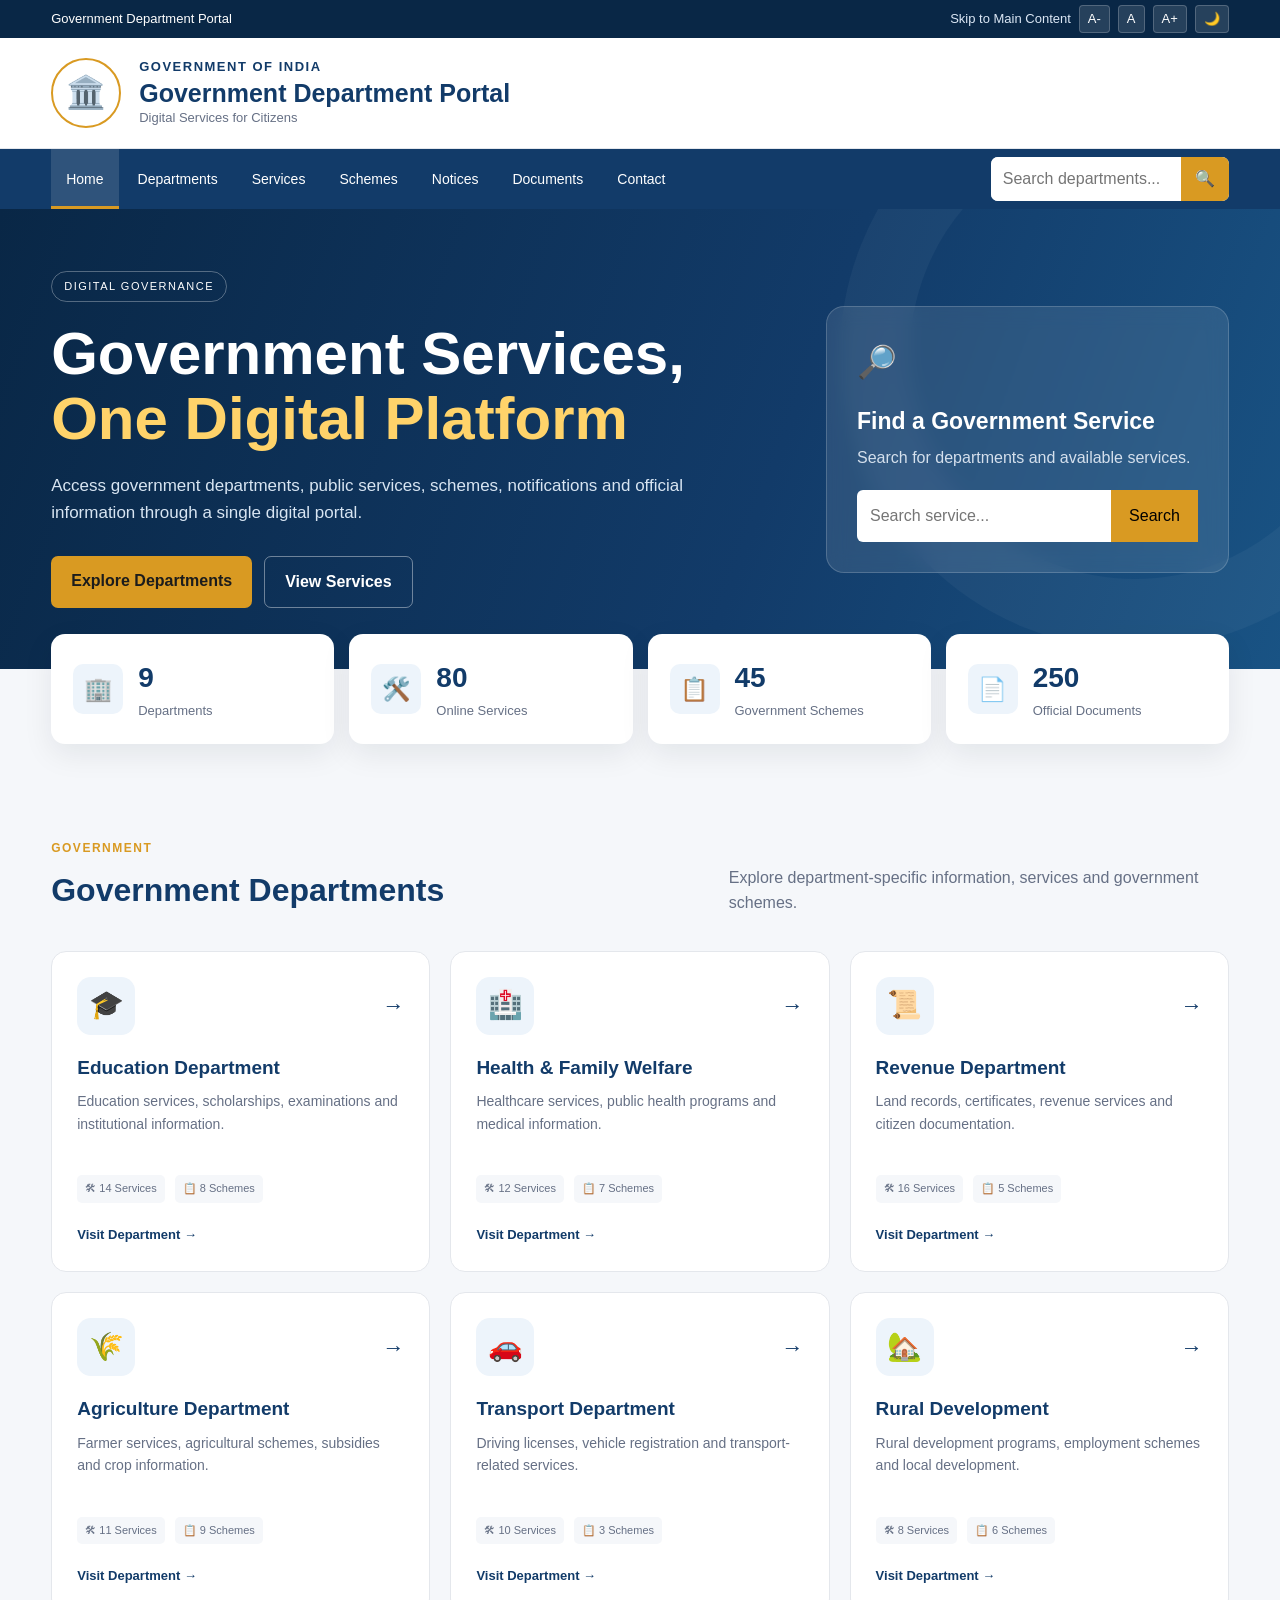
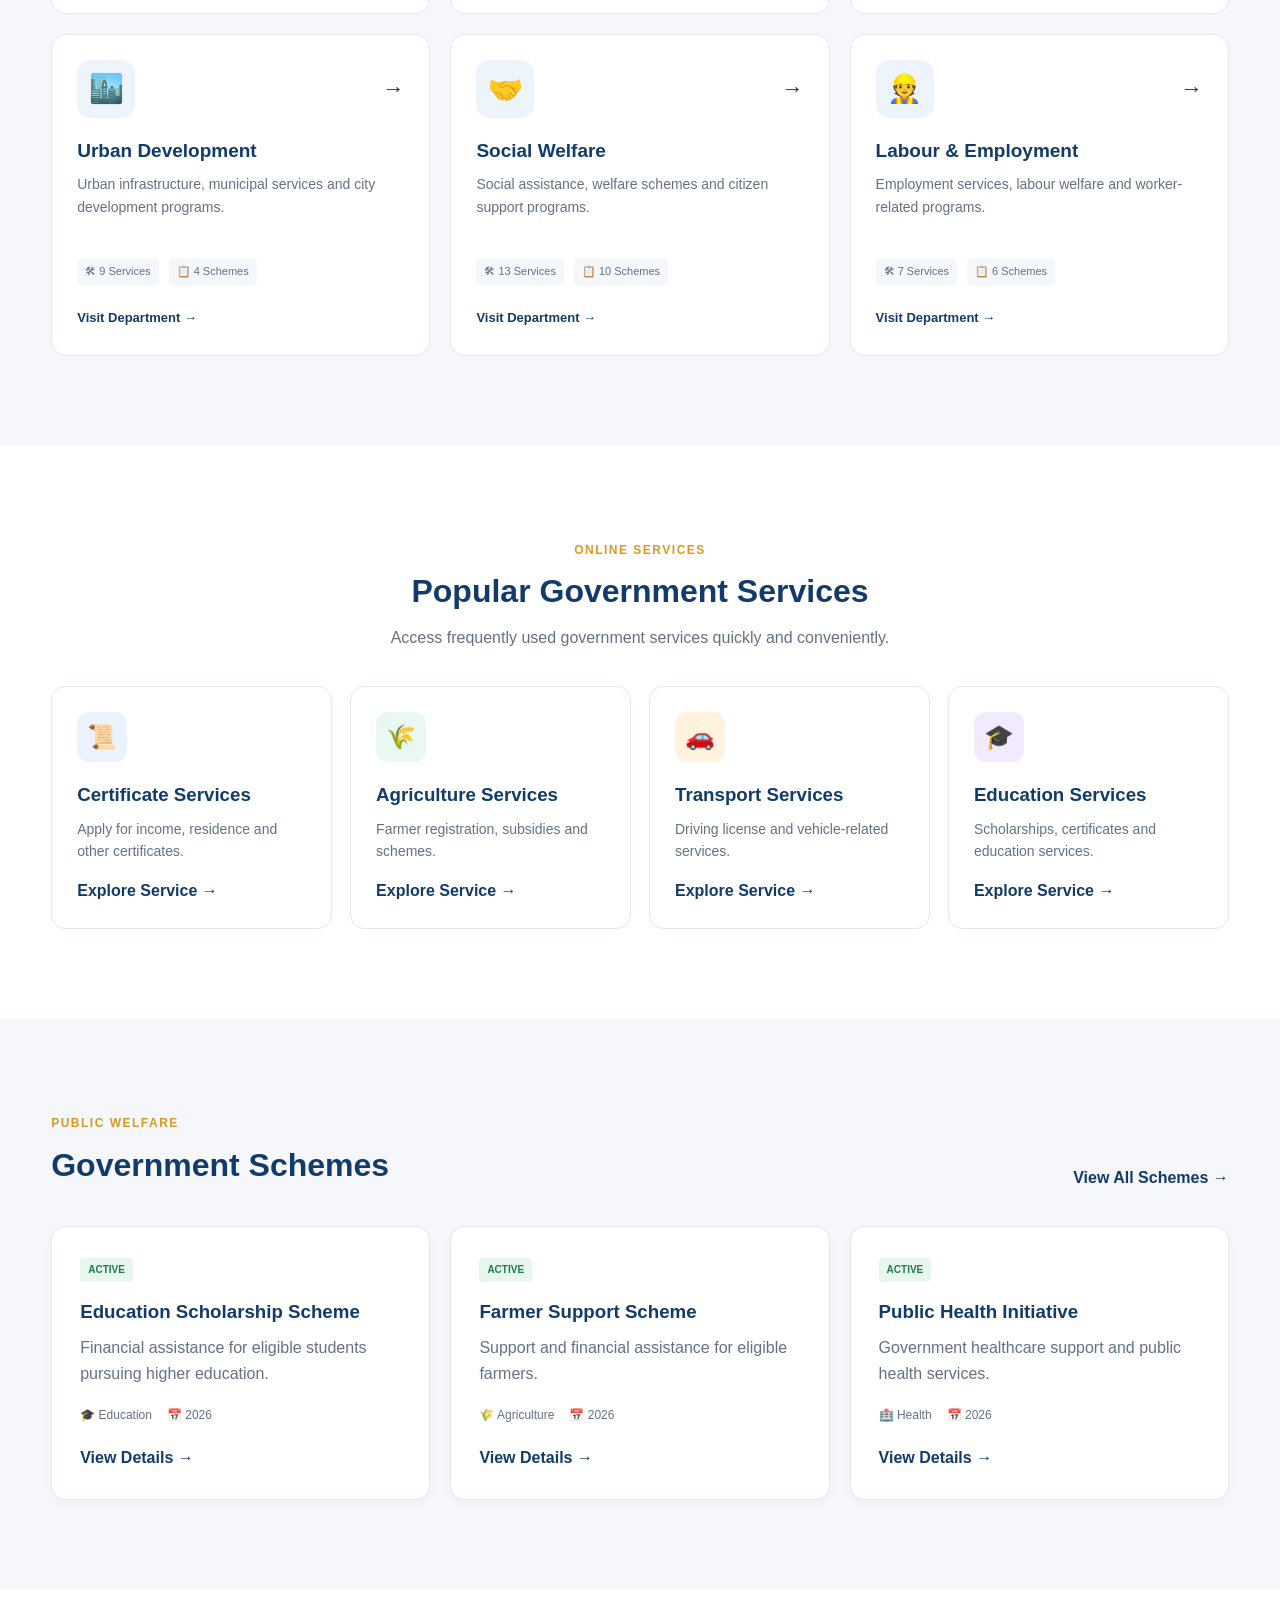
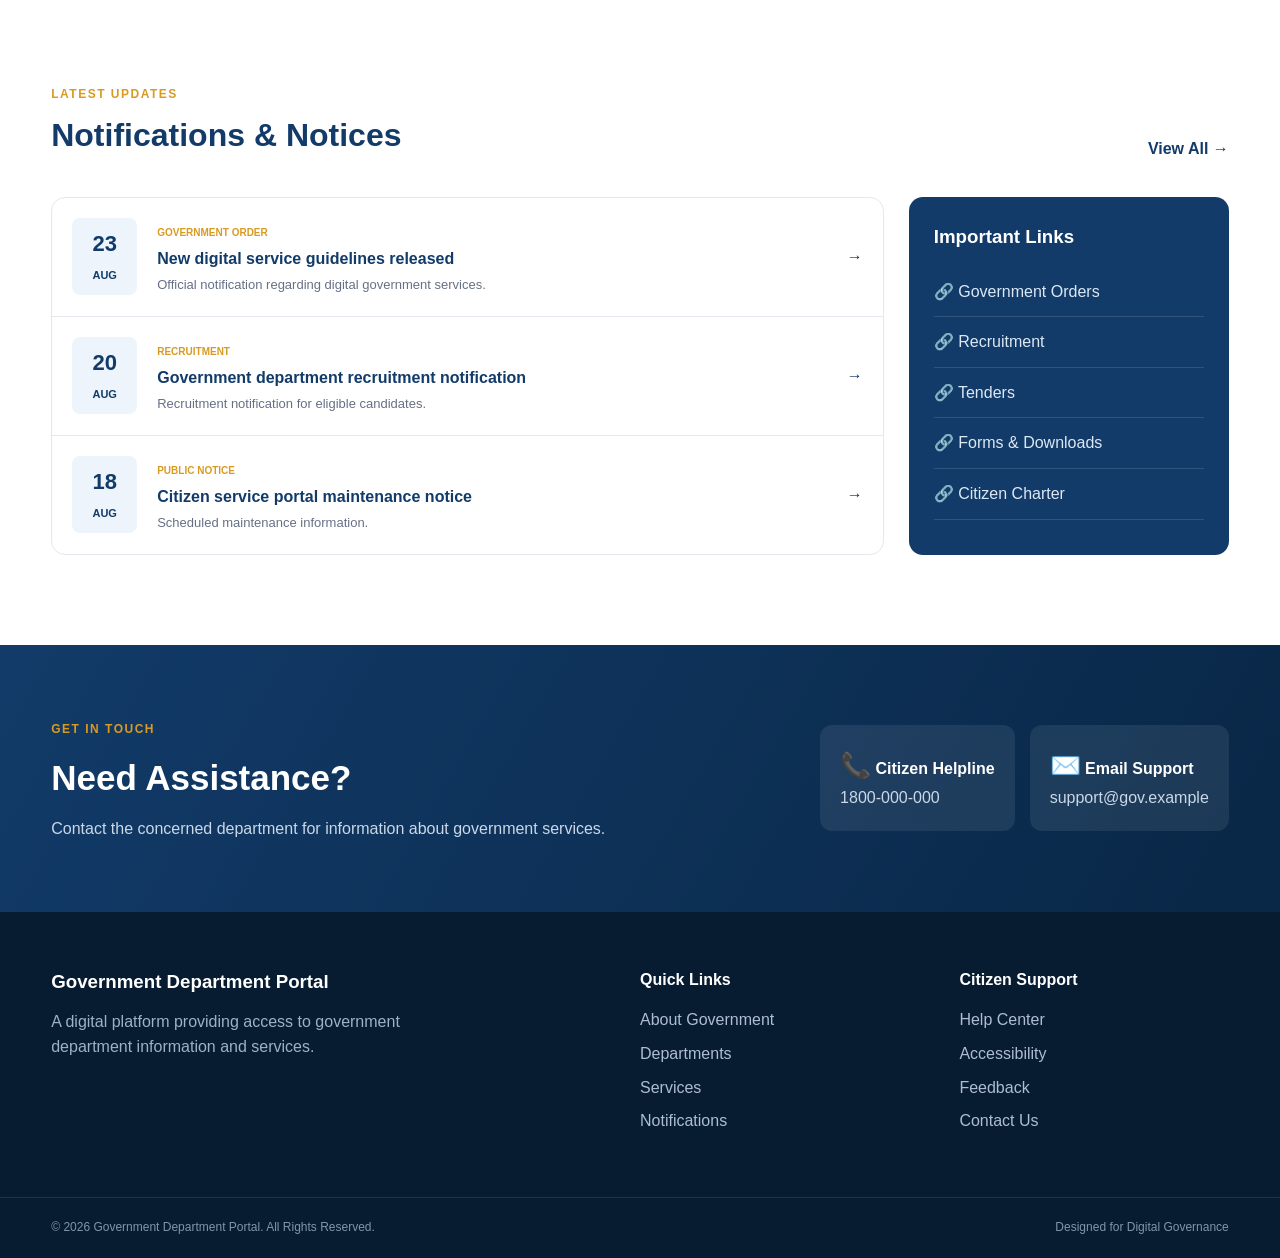
<file: government-department-portal/index.html>
<!DOCTYPE html>
<html lang="en">
<head>
    <meta charset="UTF-8">
    <meta name="viewport" content="width=device-width, initial-scale=1.0">
    <meta name="description" content="Government Department Portal">
    <title>Government Department Portal</title>

    <link rel="stylesheet" href="css/main.css">
    <link rel="stylesheet" href="css/department.css">
    <link rel="stylesheet" href="css/dashboard.css">
    <link rel="stylesheet" href="css/responsive.css">
</head>

<body>

<!-- Top Government Bar -->
<div class="top-bar">
    <div class="container top-content">
        <span>Government Department Portal</span>

        <div class="top-links">
            <a href="#main-content">Skip to Main Content</a>
            <button id="fontDecrease">A-</button>
            <button id="fontNormal">A</button>
            <button id="fontIncrease">A+</button>
            <button id="themeToggle">🌙</button>
        </div>
    </div>
</div>

<!-- Header -->
<header class="main-header">

    <div class="container header-content">

        <div class="brand">
            <div class="emblem">
                🏛️
            </div>

            <div>
                <p class="government-name">GOVERNMENT OF INDIA</p>
                <h1>Government Department Portal</h1>
                <p class="tagline">Digital Services for Citizens</p>
            </div>
        </div>

        <button class="mobile-menu" id="mobileMenu">☰</button>

    </div>
</header>

<!-- Navigation -->
<nav class="navbar">

    <div class="container nav-container">

        <div class="nav-links" id="navLinks">

            <a href="index.html" class="active">Home</a>
            <a href="#departments">Departments</a>
            <a href="#services">Services</a>
            <a href="#schemes">Schemes</a>
            <a href="#notices">Notices</a>
            <a href="#documents">Documents</a>
            <a href="#contact">Contact</a>

        </div>

        <div class="nav-search">
            <input
                type="text"
                id="globalSearch"
                placeholder="Search departments..."
            >
            <button id="searchButton">🔍</button>
        </div>

    </div>

</nav>

<main id="main-content">

<!-- Hero -->
<section class="hero">

    <div class="hero-overlay"></div>

    <div class="container hero-content">

        <div class="hero-text">

            <span class="hero-badge">
                DIGITAL GOVERNANCE
            </span>

            <h2>
                Government Services,
                <span>One Digital Platform</span>
            </h2>

            <p>
                Access government departments, public services,
                schemes, notifications and official information
                through a single digital portal.
            </p>

            <div class="hero-buttons">
                <a href="#departments" class="btn btn-primary">
                    Explore Departments
                </a>

                <a href="#services" class="btn btn-outline">
                    View Services
                </a>
            </div>

        </div>

        <div class="hero-card">

            <div class="hero-card-icon">🔎</div>

            <h3>Find a Government Service</h3>

            <p>
                Search for departments and available services.
            </p>

            <div class="hero-search">
                <input
                    type="text"
                    id="serviceSearch"
                    placeholder="Search service..."
                >
                <button onclick="searchServices()">Search</button>
            </div>

        </div>

    </div>

</section>


<!-- Statistics -->
<section class="statistics">

    <div class="container stats-grid">

        <div class="stat-card">
            <span class="stat-icon">🏢</span>
            <div>
                <strong data-count="9">0</strong>
                <p>Departments</p>
            </div>
        </div>

        <div class="stat-card">
            <span class="stat-icon">🛠️</span>
            <div>
                <strong data-count="80">0</strong>
                <p>Online Services</p>
            </div>
        </div>

        <div class="stat-card">
            <span class="stat-icon">📋</span>
            <div>
                <strong data-count="45">0</strong>
                <p>Government Schemes</p>
            </div>
        </div>

        <div class="stat-card">
            <span class="stat-icon">📄</span>
            <div>
                <strong data-count="250">0</strong>
                <p>Official Documents</p>
            </div>
        </div>

    </div>

</section>


<!-- Departments -->
<section class="section" id="departments">

    <div class="container">

        <div class="section-heading">

            <div>
                <span class="section-label">GOVERNMENT</span>
                <h2>Government Departments</h2>
            </div>

            <p>
                Explore department-specific information,
                services and government schemes.
            </p>

        </div>

        <div class="department-grid" id="departmentGrid">

            <!-- Cards inserted by JavaScript -->

        </div>

    </div>

</section>


<!-- Services -->
<section class="section services-section" id="services">

    <div class="container">

        <div class="section-heading centered">

            <span class="section-label">ONLINE SERVICES</span>

            <h2>Popular Government Services</h2>

            <p>
                Access frequently used government services
                quickly and conveniently.
            </p>

        </div>

        <div class="service-grid">

            <div class="service-card">
                <div class="service-icon blue">📜</div>
                <h3>Certificate Services</h3>
                <p>
                    Apply for income, residence and other certificates.
                </p>
                <a href="#">Explore Service →</a>
            </div>

            <div class="service-card">
                <div class="service-icon green">🌾</div>
                <h3>Agriculture Services</h3>
                <p>
                    Farmer registration, subsidies and schemes.
                </p>
                <a href="departments/agriculture.html">
                    Explore Service →
                </a>
            </div>

            <div class="service-card">
                <div class="service-icon orange">🚗</div>
                <h3>Transport Services</h3>
                <p>
                    Driving license and vehicle-related services.
                </p>
                <a href="departments/transport.html">
                    Explore Service →
                </a>
            </div>

            <div class="service-card">
                <div class="service-icon purple">🎓</div>
                <h3>Education Services</h3>
                <p>
                    Scholarships, certificates and education services.
                </p>
                <a href="departments/education.html">
                    Explore Service →
                </a>
            </div>

        </div>

    </div>

</section>


<!-- Schemes -->
<section class="section schemes-section" id="schemes">

    <div class="container">

        <div class="section-heading">

            <div>
                <span class="section-label">PUBLIC WELFARE</span>
                <h2>Government Schemes</h2>
            </div>

            <a href="#" class="view-all">
                View All Schemes →
            </a>

        </div>

        <div class="scheme-grid">

            <article class="scheme-card">

                <span class="scheme-status">ACTIVE</span>

                <h3>Education Scholarship Scheme</h3>

                <p>
                    Financial assistance for eligible students
                    pursuing higher education.
                </p>

                <div class="scheme-meta">
                    <span>🎓 Education</span>
                    <span>📅 2026</span>
                </div>

                <button class="text-button">
                    View Details →
                </button>

            </article>


            <article class="scheme-card">

                <span class="scheme-status">ACTIVE</span>

                <h3>Farmer Support Scheme</h3>

                <p>
                    Support and financial assistance for
                    eligible farmers.
                </p>

                <div class="scheme-meta">
                    <span>🌾 Agriculture</span>
                    <span>📅 2026</span>
                </div>

                <button class="text-button">
                    View Details →
                </button>

            </article>


            <article class="scheme-card">

                <span class="scheme-status">ACTIVE</span>

                <h3>Public Health Initiative</h3>

                <p>
                    Government healthcare support and
                    public health services.
                </p>

                <div class="scheme-meta">
                    <span>🏥 Health</span>
                    <span>📅 2026</span>
                </div>

                <button class="text-button">
                    View Details →
                </button>

            </article>

        </div>

    </div>

</section>


<!-- Notices -->
<section class="section notices-section" id="notices">

    <div class="container">

        <div class="section-heading">

            <div>
                <span class="section-label">LATEST UPDATES</span>
                <h2>Notifications & Notices</h2>
            </div>

            <a href="#" class="view-all">
                View All →
            </a>

        </div>


        <div class="notice-layout">

            <div class="notice-list">

                <div class="notice-item">

                    <div class="notice-date">
                        <strong>23</strong>
                        <span>AUG</span>
                    </div>

                    <div class="notice-content">

                        <span class="notice-tag">
                            GOVERNMENT ORDER
                        </span>

                        <h3>
                            New digital service guidelines released
                        </h3>

                        <p>
                            Official notification regarding
                            digital government services.
                        </p>

                    </div>

                    <span class="arrow">→</span>

                </div>


                <div class="notice-item">

                    <div class="notice-date">
                        <strong>20</strong>
                        <span>AUG</span>
                    </div>

                    <div class="notice-content">

                        <span class="notice-tag">
                            RECRUITMENT
                        </span>

                        <h3>
                            Government department recruitment notification
                        </h3>

                        <p>
                            Recruitment notification for eligible candidates.
                        </p>

                    </div>

                    <span class="arrow">→</span>

                </div>


                <div class="notice-item">

                    <div class="notice-date">
                        <strong>18</strong>
                        <span>AUG</span>
                    </div>

                    <div class="notice-content">

                        <span class="notice-tag">
                            PUBLIC NOTICE
                        </span>

                        <h3>
                            Citizen service portal maintenance notice
                        </h3>

                        <p>
                            Scheduled maintenance information.
                        </p>

                    </div>

                    <span class="arrow">→</span>

                </div>

            </div>


            <aside class="important-links">

                <h3>Important Links</h3>

                <a href="#">🔗 Government Orders</a>
                <a href="#">🔗 Recruitment</a>
                <a href="#">🔗 Tenders</a>
                <a href="#">🔗 Forms & Downloads</a>
                <a href="#">🔗 Citizen Charter</a>

            </aside>

        </div>

    </div>

</section>


<!-- Contact -->
<section class="contact-section" id="contact">

    <div class="container contact-grid">

        <div>

            <span class="section-label">GET IN TOUCH</span>

            <h2>Need Assistance?</h2>

            <p>
                Contact the concerned department for
                information about government services.
            </p>

        </div>

        <div class="contact-cards">

            <div>
                <span>📞</span>
                <strong>Citizen Helpline</strong>
                <p>1800-000-000</p>
            </div>

            <div>
                <span>✉️</span>
                <strong>Email Support</strong>
                <p>support@gov.example</p>
            </div>

        </div>

    </div>

</section>

</main>


<!-- Footer -->
<footer>

    <div class="container footer-grid">

        <div>

            <h3>Government Department Portal</h3>

            <p>
                A digital platform providing access to
                government department information and services.
            </p>

        </div>

        <div>

            <h4>Quick Links</h4>

            <a href="#">About Government</a>
            <a href="#departments">Departments</a>
            <a href="#services">Services</a>
            <a href="#notices">Notifications</a>

        </div>

        <div>

            <h4>Citizen Support</h4>

            <a href="#">Help Center</a>
            <a href="#">Accessibility</a>
            <a href="#">Feedback</a>
            <a href="#">Contact Us</a>

        </div>

    </div>

    <div class="footer-bottom">

        <div class="container">

            <p>
                © 2026 Government Department Portal.
                All Rights Reserved.
            </p>

            <p>
                Designed for Digital Governance
            </p>

        </div>

    </div>

</footer>


<script src="js/departments.js"></script>
<script src="js/services.js"></script>
<script src="js/search.js"></script>
<script src="js/dashboard.js"></script>
<script src="js/main.js"></script>

</body>
</html>
</file>
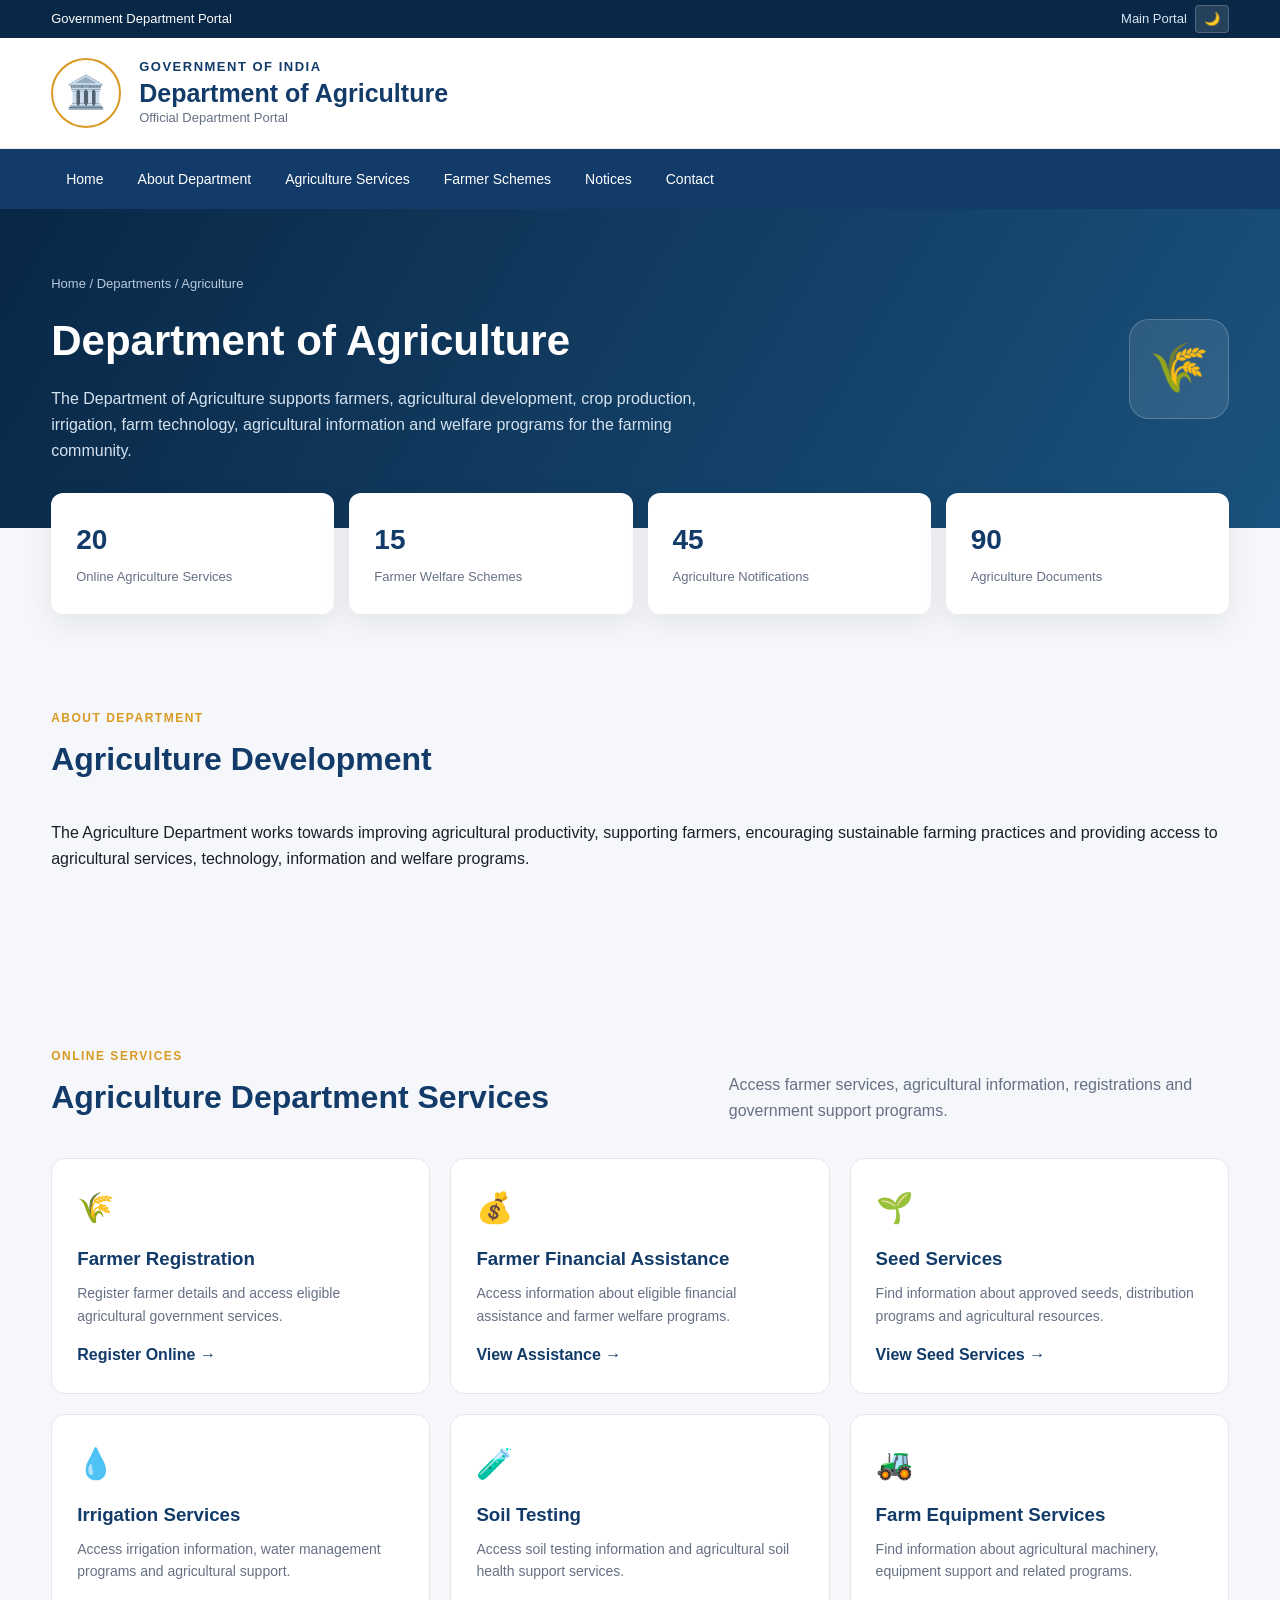
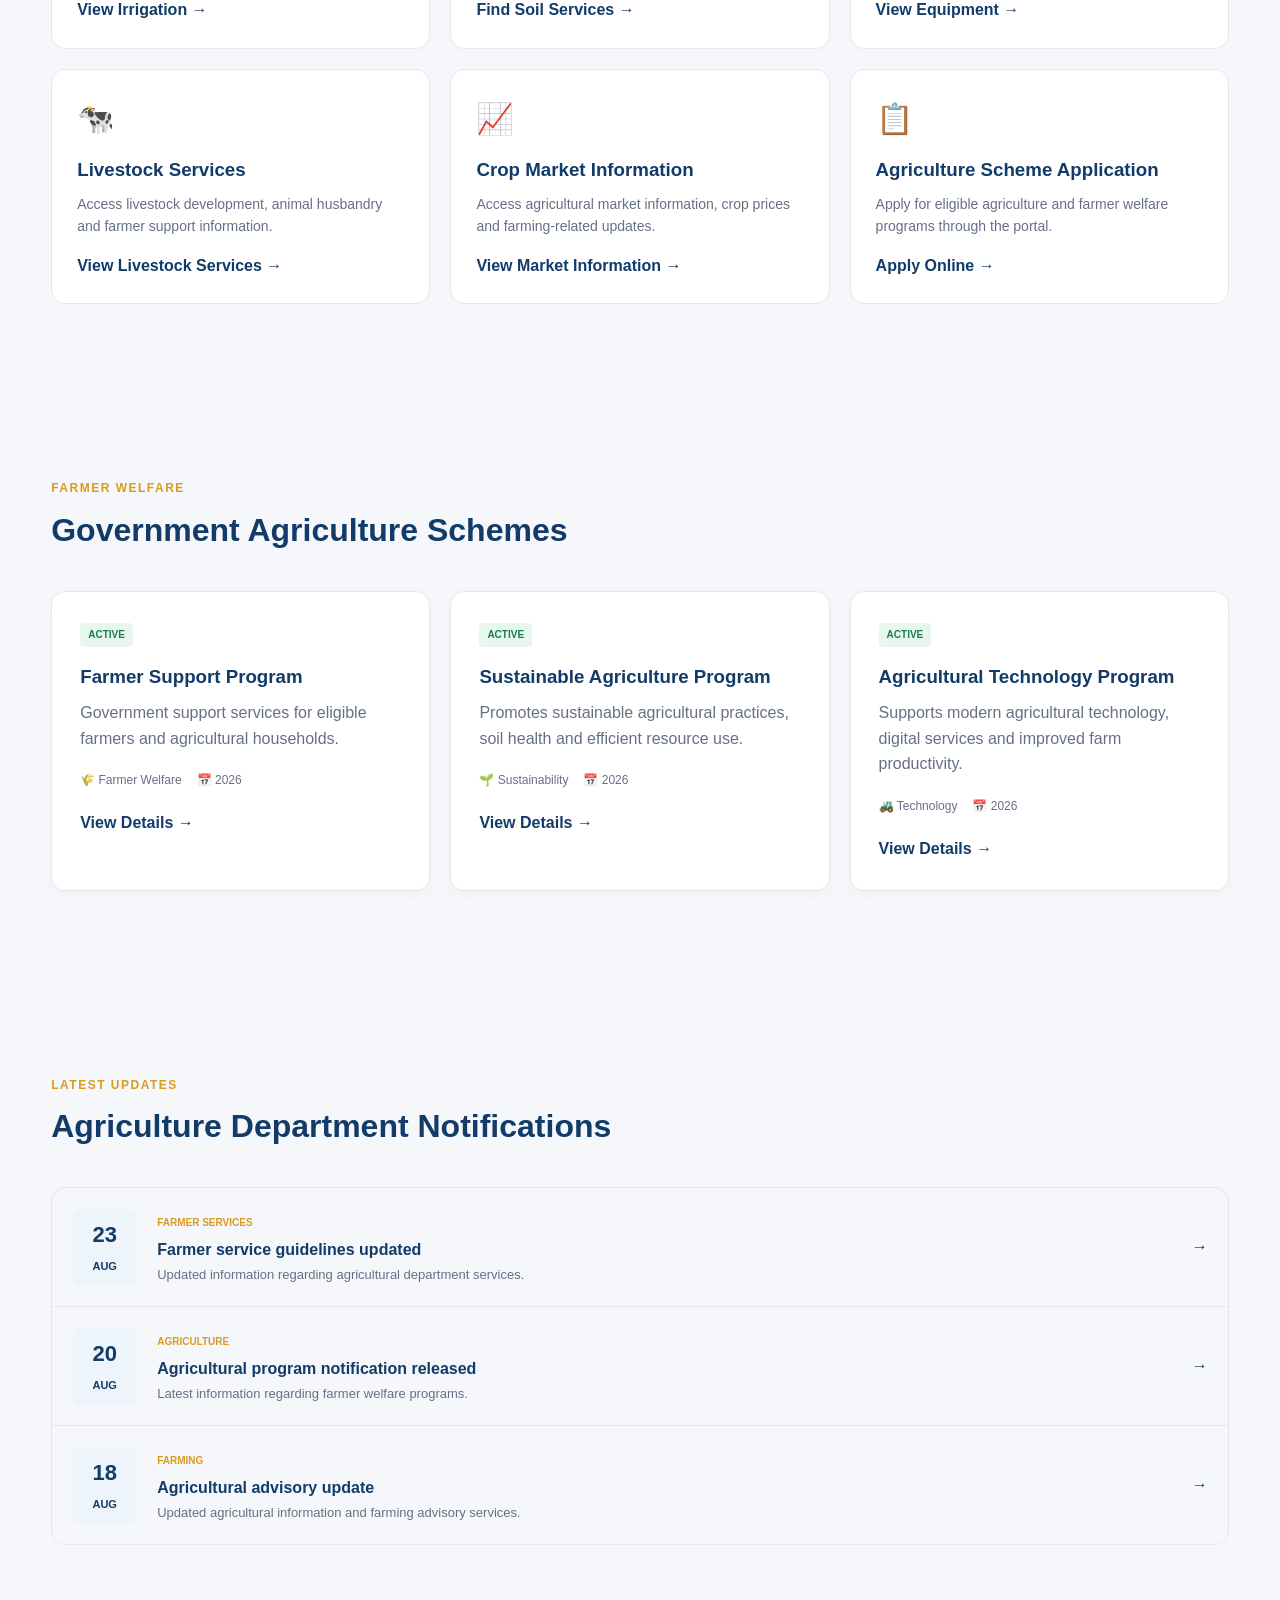
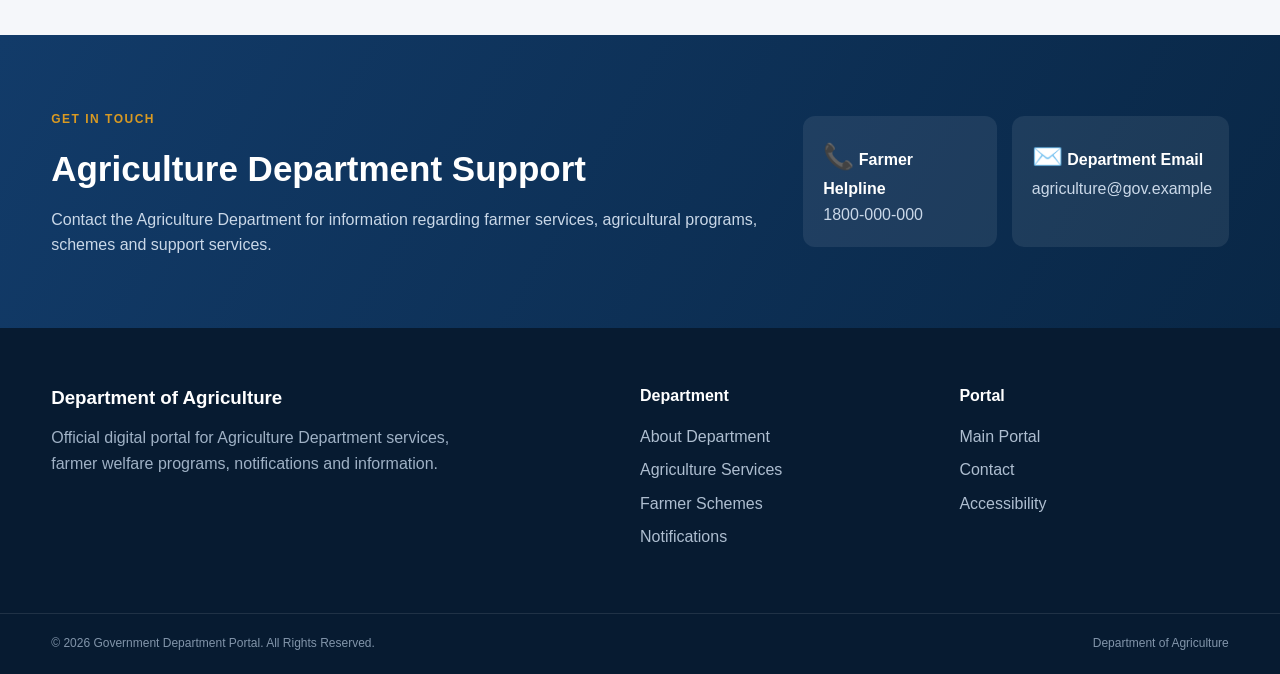
<file: government-department-portal/departments/agriculture.html>
<!DOCTYPE html>
<html lang="en">

<head>

    <meta charset="UTF-8">

    <meta name="viewport" content="width=device-width, initial-scale=1.0">

    <meta
        name="description"
        content="Official Agriculture Department Government Portal"
    >

    <title>
        Agriculture Department | Government Portal
    </title>

    <link rel="stylesheet" href="../css/main.css">
    <link rel="stylesheet" href="../css/department.css">
    <link rel="stylesheet" href="../css/responsive.css">

</head>

<body>

<!-- TOP BAR -->

<div class="top-bar">

    <div class="container top-content">

        <span>Government Department Portal</span>

        <div class="top-links">

            <a href="../index.html">
                Main Portal
            </a>

            <button
                id="themeToggle"
                aria-label="Toggle dark mode"
            >
                🌙
            </button>

        </div>

    </div>

</div>


<!-- HEADER -->

<header class="main-header">

    <div class="container header-content">

        <div class="brand">

            <div class="emblem">
                🏛️
            </div>

            <div>

                <p class="government-name">
                    GOVERNMENT OF INDIA
                </p>

                <h1>
                    Department of Agriculture
                </h1>

                <p class="tagline">
                    Official Department Portal
                </p>

            </div>

        </div>

    </div>

</header>


<!-- NAVIGATION -->

<nav class="navbar">

    <div class="container nav-container">

        <div class="nav-links">

            <a href="../index.html">Home</a>
            <a href="#about">About Department</a>
            <a href="#services">Agriculture Services</a>
            <a href="#schemes">Farmer Schemes</a>
            <a href="#notices">Notices</a>
            <a href="#contact">Contact</a>

        </div>

    </div>

</nav>


<main class="department-page">


<!-- HERO -->

<section class="department-hero">

    <div class="container department-hero-content">

        <div>

            <div class="department-breadcrumb">
                Home / Departments / Agriculture
            </div>

            <h2>
                Department of Agriculture
            </h2>

            <p>
                The Department of Agriculture supports farmers,
                agricultural development, crop production,
                irrigation, farm technology, agricultural
                information and welfare programs for the
                farming community.
            </p>

        </div>

        <div class="department-icon-large">
            🌾
        </div>

    </div>

</section>


<!-- STATISTICS -->

<section class="department-stats">

    <div class="container department-stat-grid">

        <div class="department-stat">
            <strong>20</strong>
            <span>Online Agriculture Services</span>
        </div>

        <div class="department-stat">
            <strong>15</strong>
            <span>Farmer Welfare Schemes</span>
        </div>

        <div class="department-stat">
            <strong>45</strong>
            <span>Agriculture Notifications</span>
        </div>

        <div class="department-stat">
            <strong>90</strong>
            <span>Agriculture Documents</span>
        </div>

    </div>

</section>


<!-- ABOUT -->

<section class="section" id="about">

    <div class="container">

        <div class="section-heading">

            <div>

                <span class="section-label">
                    ABOUT DEPARTMENT
                </span>

                <h2>
                    Agriculture Development
                </h2>

            </div>

        </div>

        <p>
            The Agriculture Department works towards improving
            agricultural productivity, supporting farmers,
            encouraging sustainable farming practices and
            providing access to agricultural services,
            technology, information and welfare programs.
        </p>

    </div>

</section>


<!-- SERVICES -->

<section class="department-services" id="services">

    <div class="container">

        <div class="section-heading">

            <div>

                <span class="section-label">
                    ONLINE SERVICES
                </span>

                <h2>
                    Agriculture Department Services
                </h2>

            </div>

            <p>
                Access farmer services, agricultural information,
                registrations and government support programs.
            </p>

        </div>


        <div class="department-service-grid">


            <article class="department-service-card">

                <div class="icon">🌾</div>

                <h3>
                    Farmer Registration
                </h3>

                <p>
                    Register farmer details and access eligible
                    agricultural government services.
                </p>

                <a href="#" class="service-link">
                    Register Online →
                </a>

            </article>


            <article class="department-service-card">

                <div class="icon">💰</div>

                <h3>
                    Farmer Financial Assistance
                </h3>

                <p>
                    Access information about eligible financial
                    assistance and farmer welfare programs.
                </p>

                <a href="#" class="service-link">
                    View Assistance →
                </a>

            </article>


            <article class="department-service-card">

                <div class="icon">🌱</div>

                <h3>
                    Seed Services
                </h3>

                <p>
                    Find information about approved seeds,
                    distribution programs and agricultural resources.
                </p>

                <a href="#" class="service-link">
                    View Seed Services →
                </a>

            </article>


            <article class="department-service-card">

                <div class="icon">💧</div>

                <h3>
                    Irrigation Services
                </h3>

                <p>
                    Access irrigation information, water management
                    programs and agricultural support.
                </p>

                <a href="#" class="service-link">
                    View Irrigation →
                </a>

            </article>


            <article class="department-service-card">

                <div class="icon">🧪</div>

                <h3>
                    Soil Testing
                </h3>

                <p>
                    Access soil testing information and agricultural
                    soil health support services.
                </p>

                <a href="#" class="service-link">
                    Find Soil Services →
                </a>

            </article>


            <article class="department-service-card">

                <div class="icon">🚜</div>

                <h3>
                    Farm Equipment Services
                </h3>

                <p>
                    Find information about agricultural machinery,
                    equipment support and related programs.
                </p>

                <a href="#" class="service-link">
                    View Equipment →
                </a>

            </article>


            <article class="department-service-card">

                <div class="icon">🐄</div>

                <h3>
                    Livestock Services
                </h3>

                <p>
                    Access livestock development, animal husbandry
                    and farmer support information.
                </p>

                <a href="#" class="service-link">
                    View Livestock Services →
                </a>

            </article>


            <article class="department-service-card">

                <div class="icon">📈</div>

                <h3>
                    Crop Market Information
                </h3>

                <p>
                    Access agricultural market information,
                    crop prices and farming-related updates.
                </p>

                <a href="#" class="service-link">
                    View Market Information →
                </a>

            </article>


            <article class="department-service-card">

                <div class="icon">📋</div>

                <h3>
                    Agriculture Scheme Application
                </h3>

                <p>
                    Apply for eligible agriculture and farmer
                    welfare programs through the portal.
                </p>

                <a href="#" class="service-link">
                    Apply Online →
                </a>

            </article>

        </div>

    </div>

</section>


<!-- SCHEMES -->

<section class="section" id="schemes">

    <div class="container">

        <div class="section-heading">

            <div>

                <span class="section-label">
                    FARMER WELFARE
                </span>

                <h2>
                    Government Agriculture Schemes
                </h2>

            </div>

        </div>


        <div class="scheme-grid">


            <article class="scheme-card">

                <span class="scheme-status">
                    ACTIVE
                </span>

                <h3>
                    Farmer Support Program
                </h3>

                <p>
                    Government support services for eligible
                    farmers and agricultural households.
                </p>

                <div class="scheme-meta">

                    <span>🌾 Farmer Welfare</span>
                    <span>📅 2026</span>

                </div>

                <button class="text-button">
                    View Details →
                </button>

            </article>


            <article class="scheme-card">

                <span class="scheme-status">
                    ACTIVE
                </span>

                <h3>
                    Sustainable Agriculture Program
                </h3>

                <p>
                    Promotes sustainable agricultural practices,
                    soil health and efficient resource use.
                </p>

                <div class="scheme-meta">

                    <span>🌱 Sustainability</span>
                    <span>📅 2026</span>

                </div>

                <button class="text-button">
                    View Details →
                </button>

            </article>


            <article class="scheme-card">

                <span class="scheme-status">
                    ACTIVE
                </span>

                <h3>
                    Agricultural Technology Program
                </h3>

                <p>
                    Supports modern agricultural technology,
                    digital services and improved farm productivity.
                </p>

                <div class="scheme-meta">

                    <span>🚜 Technology</span>
                    <span>📅 2026</span>

                </div>

                <button class="text-button">
                    View Details →
                </button>

            </article>

        </div>

    </div>

</section>


<!-- NOTIFICATIONS -->

<section class="section" id="notices">

    <div class="container">

        <div class="section-heading">

            <div>

                <span class="section-label">
                    LATEST UPDATES
                </span>

                <h2>
                    Agriculture Department Notifications
                </h2>

            </div>

        </div>


        <div class="notice-list">


            <div class="notice-item">

                <div class="notice-date">
                    <strong>23</strong>
                    <span>AUG</span>
                </div>

                <div class="notice-content">

                    <span class="notice-tag">
                        FARMER SERVICES
                    </span>

                    <h3>
                        Farmer service guidelines updated
                    </h3>

                    <p>
                        Updated information regarding agricultural
                        department services.
                    </p>

                </div>

                <span class="arrow">→</span>

            </div>


            <div class="notice-item">

                <div class="notice-date">
                    <strong>20</strong>
                    <span>AUG</span>
                </div>

                <div class="notice-content">

                    <span class="notice-tag">
                        AGRICULTURE
                    </span>

                    <h3>
                        Agricultural program notification released
                    </h3>

                    <p>
                        Latest information regarding farmer
                        welfare programs.
                    </p>

                </div>

                <span class="arrow">→</span>

            </div>


            <div class="notice-item">

                <div class="notice-date">
                    <strong>18</strong>
                    <span>AUG</span>
                </div>

                <div class="notice-content">

                    <span class="notice-tag">
                        FARMING
                    </span>

                    <h3>
                        Agricultural advisory update
                    </h3>

                    <p>
                        Updated agricultural information and
                        farming advisory services.
                    </p>

                </div>

                <span class="arrow">→</span>

            </div>

        </div>

    </div>

</section>


<!-- CONTACT -->

<section class="contact-section" id="contact">

    <div class="container contact-grid">

        <div>

            <span class="section-label">
                GET IN TOUCH
            </span>

            <h2>
                Agriculture Department Support
            </h2>

            <p>
                Contact the Agriculture Department for information
                regarding farmer services, agricultural programs,
                schemes and support services.
            </p>

        </div>


        <div class="contact-cards">

            <div>

                <span>📞</span>

                <strong>
                    Farmer Helpline
                </strong>

                <p>
                    1800-000-000
                </p>

            </div>


            <div>

                <span>✉️</span>

                <strong>
                    Department Email
                </strong>

                <p>
                    agriculture@gov.example
                </p>

            </div>

        </div>

    </div>

</section>

</main>


<!-- FOOTER -->

<footer>

    <div class="container footer-grid">

        <div>

            <h3>
                Department of Agriculture
            </h3>

            <p>
                Official digital portal for Agriculture Department
                services, farmer welfare programs, notifications
                and information.
            </p>

        </div>


        <div>

            <h4>Department</h4>

            <a href="#about">About Department</a>
            <a href="#services">Agriculture Services</a>
            <a href="#schemes">Farmer Schemes</a>
            <a href="#notices">Notifications</a>

        </div>


        <div>

            <h4>Portal</h4>

            <a href="../index.html">Main Portal</a>
            <a href="#contact">Contact</a>
            <a href="#">Accessibility</a>

        </div>

    </div>


    <div class="footer-bottom">

        <div class="container">

            <p>
                © 2026 Government Department Portal.
                All Rights Reserved.
            </p>

            <p>
                Department of Agriculture
            </p>

        </div>

    </div>

</footer>


<script src="../js/main.js"></script>

</body>

</html>
</file>
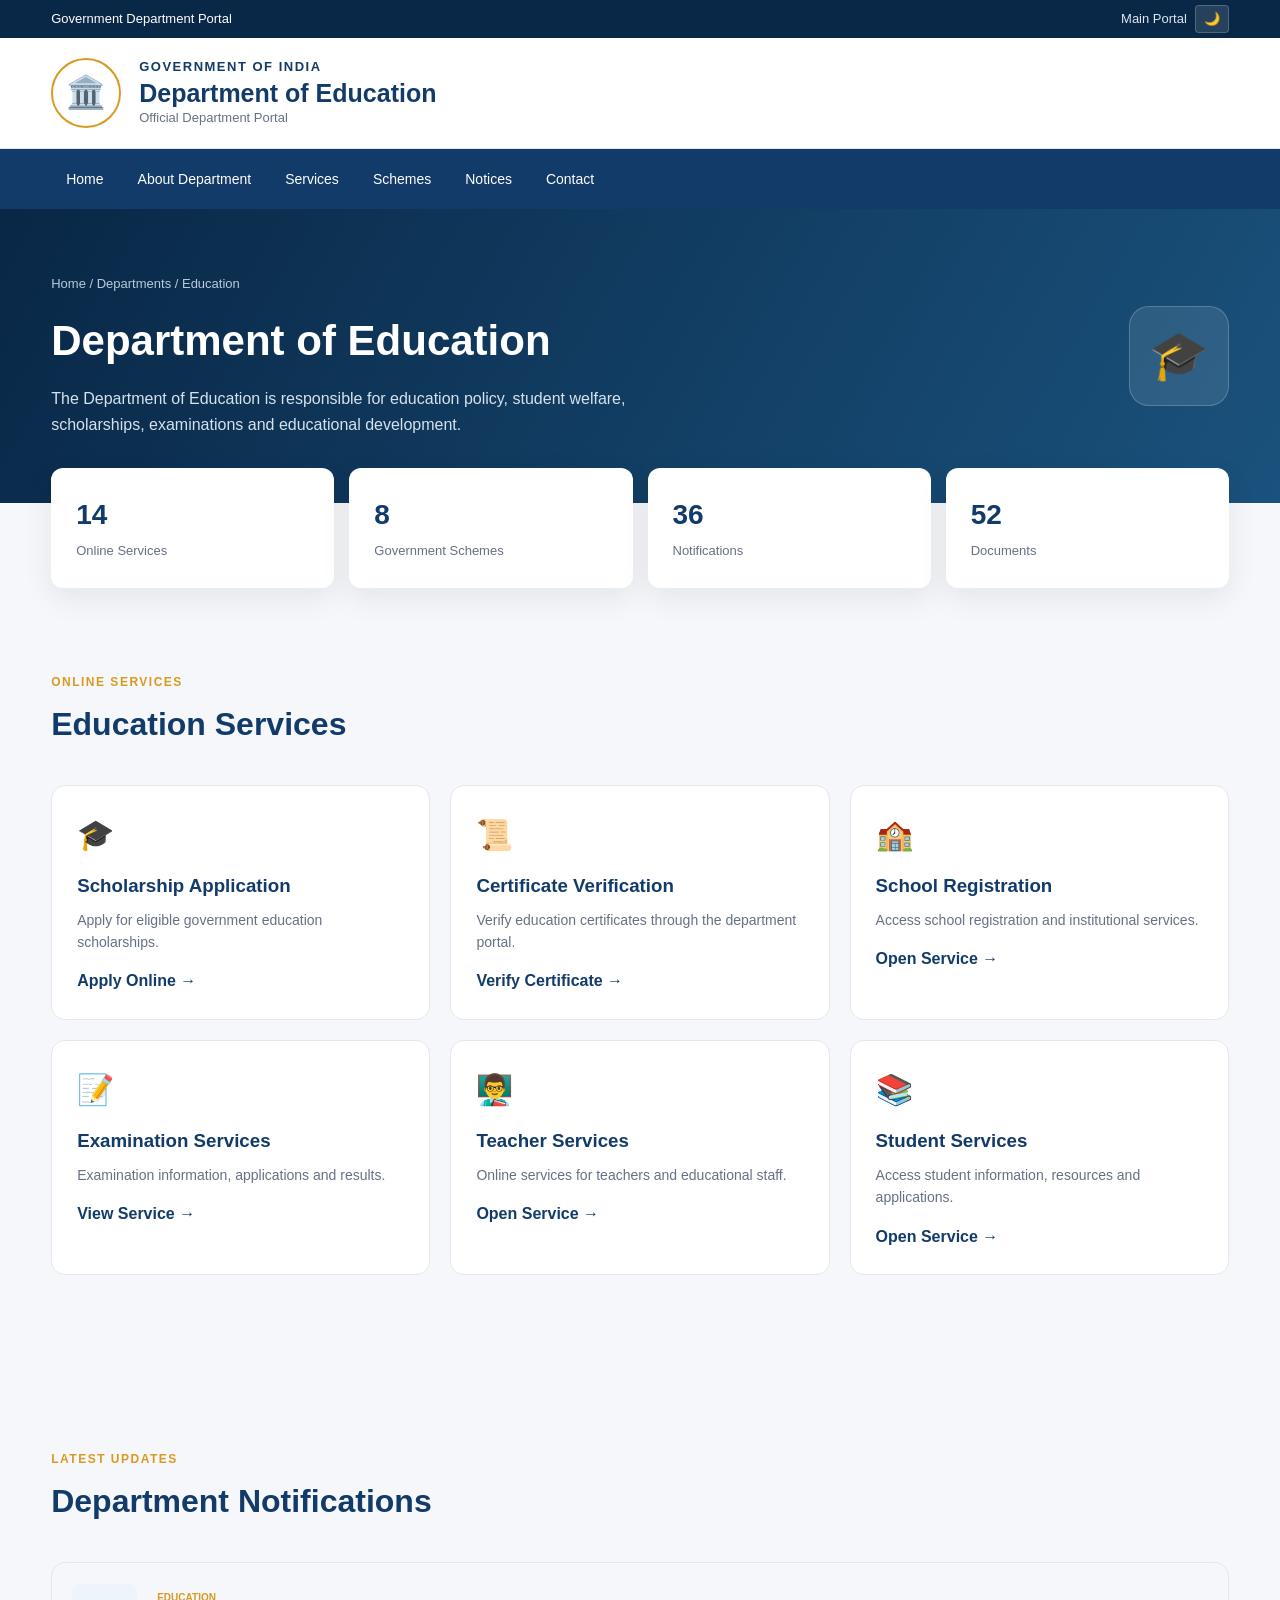
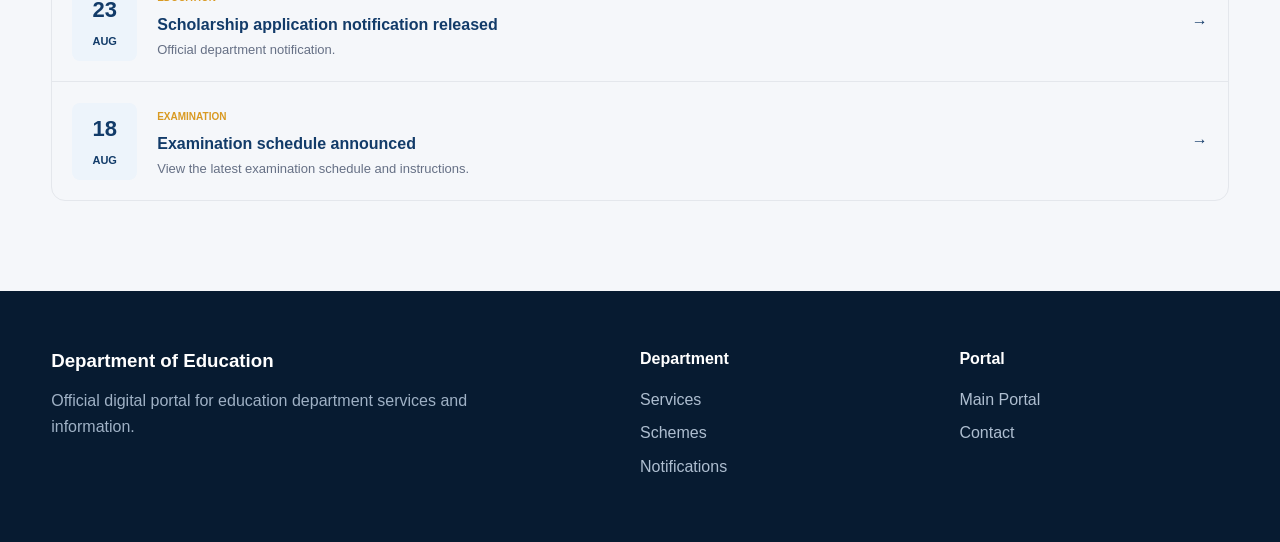
<file: government-department-portal/departments/education.html>
<!DOCTYPE html>
<html lang="en">

<head>

    <meta charset="UTF-8">

    <meta
        name="viewport"
        content="width=device-width, initial-scale=1.0"
    >

    <title>Education Department | Government Portal</title>

    <link
        rel="stylesheet"
        href="../css/main.css"
    >

    <link
        rel="stylesheet"
        href="../css/department.css"
    >

    <link
        rel="stylesheet"
        href="../css/responsive.css"
    >

</head>


<body>

<div class="top-bar">

    <div class="container top-content">

        <span>Government Department Portal</span>

        <div class="top-links">

            <a href="../index.html">
                Main Portal
            </a>

            <button id="themeToggle">
                🌙
            </button>

        </div>

    </div>

</div>


<header class="main-header">

    <div class="container header-content">

        <div class="brand">

            <div class="emblem">
                🏛️
            </div>

            <div>

                <p class="government-name">
                    GOVERNMENT OF INDIA
                </p>

                <h1>
                    Department of Education
                </h1>

                <p class="tagline">
                    Official Department Portal
                </p>

            </div>

        </div>

    </div>

</header>


<nav class="navbar">

    <div class="container nav-container">

        <div class="nav-links">

            <a href="../index.html">
                Home
            </a>

            <a href="#about">
                About Department
            </a>

            <a href="#services">
                Services
            </a>

            <a href="#schemes">
                Schemes
            </a>

            <a href="#notices">
                Notices
            </a>

            <a href="#contact">
                Contact
            </a>

        </div>

    </div>

</nav>


<main class="department-page">


<section class="department-hero">

    <div class="container department-hero-content">

        <div>

            <div class="department-breadcrumb">
                Home / Departments / Education
            </div>

            <h2>
                Department of Education
            </h2>

            <p>
                The Department of Education is responsible
                for education policy, student welfare,
                scholarships, examinations and educational
                development.
            </p>

        </div>


        <div class="department-icon-large">
            🎓
        </div>

    </div>

</section>


<section class="department-stats">

    <div class="container department-stat-grid">

        <div class="department-stat">
            <strong>14</strong>
            <span>Online Services</span>
        </div>

        <div class="department-stat">
            <strong>8</strong>
            <span>Government Schemes</span>
        </div>

        <div class="department-stat">
            <strong>36</strong>
            <span>Notifications</span>
        </div>

        <div class="department-stat">
            <strong>52</strong>
            <span>Documents</span>
        </div>

    </div>

</section>


<section
    class="department-services"
    id="services"
>

    <div class="container">

        <div class="section-heading">

            <div>

                <span class="section-label">
                    ONLINE SERVICES
                </span>

                <h2>
                    Education Services
                </h2>

            </div>

        </div>


        <div class="department-service-grid">


            <article class="department-service-card">

                <div class="icon">
                    🎓
                </div>

                <h3>
                    Scholarship Application
                </h3>

                <p>
                    Apply for eligible government
                    education scholarships.
                </p>

                <a href="#" class="service-link">
                    Apply Online →
                </a>

            </article>


            <article class="department-service-card">

                <div class="icon">
                    📜
                </div>

                <h3>
                    Certificate Verification
                </h3>

                <p>
                    Verify education certificates
                    through the department portal.
                </p>

                <a href="#" class="service-link">
                    Verify Certificate →
                </a>

            </article>


            <article class="department-service-card">

                <div class="icon">
                    🏫
                </div>

                <h3>
                    School Registration
                </h3>

                <p>
                    Access school registration and
                    institutional services.
                </p>

                <a href="#" class="service-link">
                    Open Service →
                </a>

            </article>


            <article class="department-service-card">

                <div class="icon">
                    📝
                </div>

                <h3>
                    Examination Services
                </h3>

                <p>
                    Examination information,
                    applications and results.
                </p>

                <a href="#" class="service-link">
                    View Service →
                </a>

            </article>


            <article class="department-service-card">

                <div class="icon">
                    👨‍🏫
                </div>

                <h3>
                    Teacher Services
                </h3>

                <p>
                    Online services for teachers
                    and educational staff.
                </p>

                <a href="#" class="service-link">
                    Open Service →
                </a>

            </article>


            <article class="department-service-card">

                <div class="icon">
                    📚
                </div>

                <h3>
                    Student Services
                </h3>

                <p>
                    Access student information,
                    resources and applications.
                </p>

                <a href="#" class="service-link">
                    Open Service →
                </a>

            </article>


        </div>

    </div>

</section>


<section
    class="section"
    id="notices"
>

    <div class="container">

        <div class="section-heading">

            <div>

                <span class="section-label">
                    LATEST UPDATES
                </span>

                <h2>
                    Department Notifications
                </h2>

            </div>

        </div>


        <div class="notice-list">

            <div class="notice-item">

                <div class="notice-date">
                    <strong>23</strong>
                    <span>AUG</span>
                </div>

                <div class="notice-content">

                    <span class="notice-tag">
                        EDUCATION
                    </span>

                    <h3>
                        Scholarship application
                        notification released
                    </h3>

                    <p>
                        Official department notification.
                    </p>

                </div>

                <span class="arrow">
                    →
                </span>

            </div>


            <div class="notice-item">

                <div class="notice-date">
                    <strong>18</strong>
                    <span>AUG</span>
                </div>

                <div class="notice-content">

                    <span class="notice-tag">
                        EXAMINATION
                    </span>

                    <h3>
                        Examination schedule announced
                    </h3>

                    <p>
                        View the latest examination
                        schedule and instructions.
                    </p>

                </div>

                <span class="arrow">
                    →
                </span>

            </div>

        </div>

    </div>

</section>


</main>


<footer>

    <div class="container footer-grid">

        <div>

            <h3>
                Department of Education
            </h3>

            <p>
                Official digital portal for
                education department services
                and information.
            </p>

        </div>

        <div>

            <h4>
                Department
            </h4>

            <a href="#services">
                Services
            </a>

            <a href="#schemes">
                Schemes
            </a>

            <a href="#notices">
                Notifications
            </a>

        </div>

        <div>

            <h4>
                Portal
            </h4>

            <a href="../index.html">
                Main Portal
            </a>

            <a href="#">
                Contact
            </a>

        </div>

    </div>

</footer>


<script src="../js/main.js"></script>

</body>

</html>
</file>
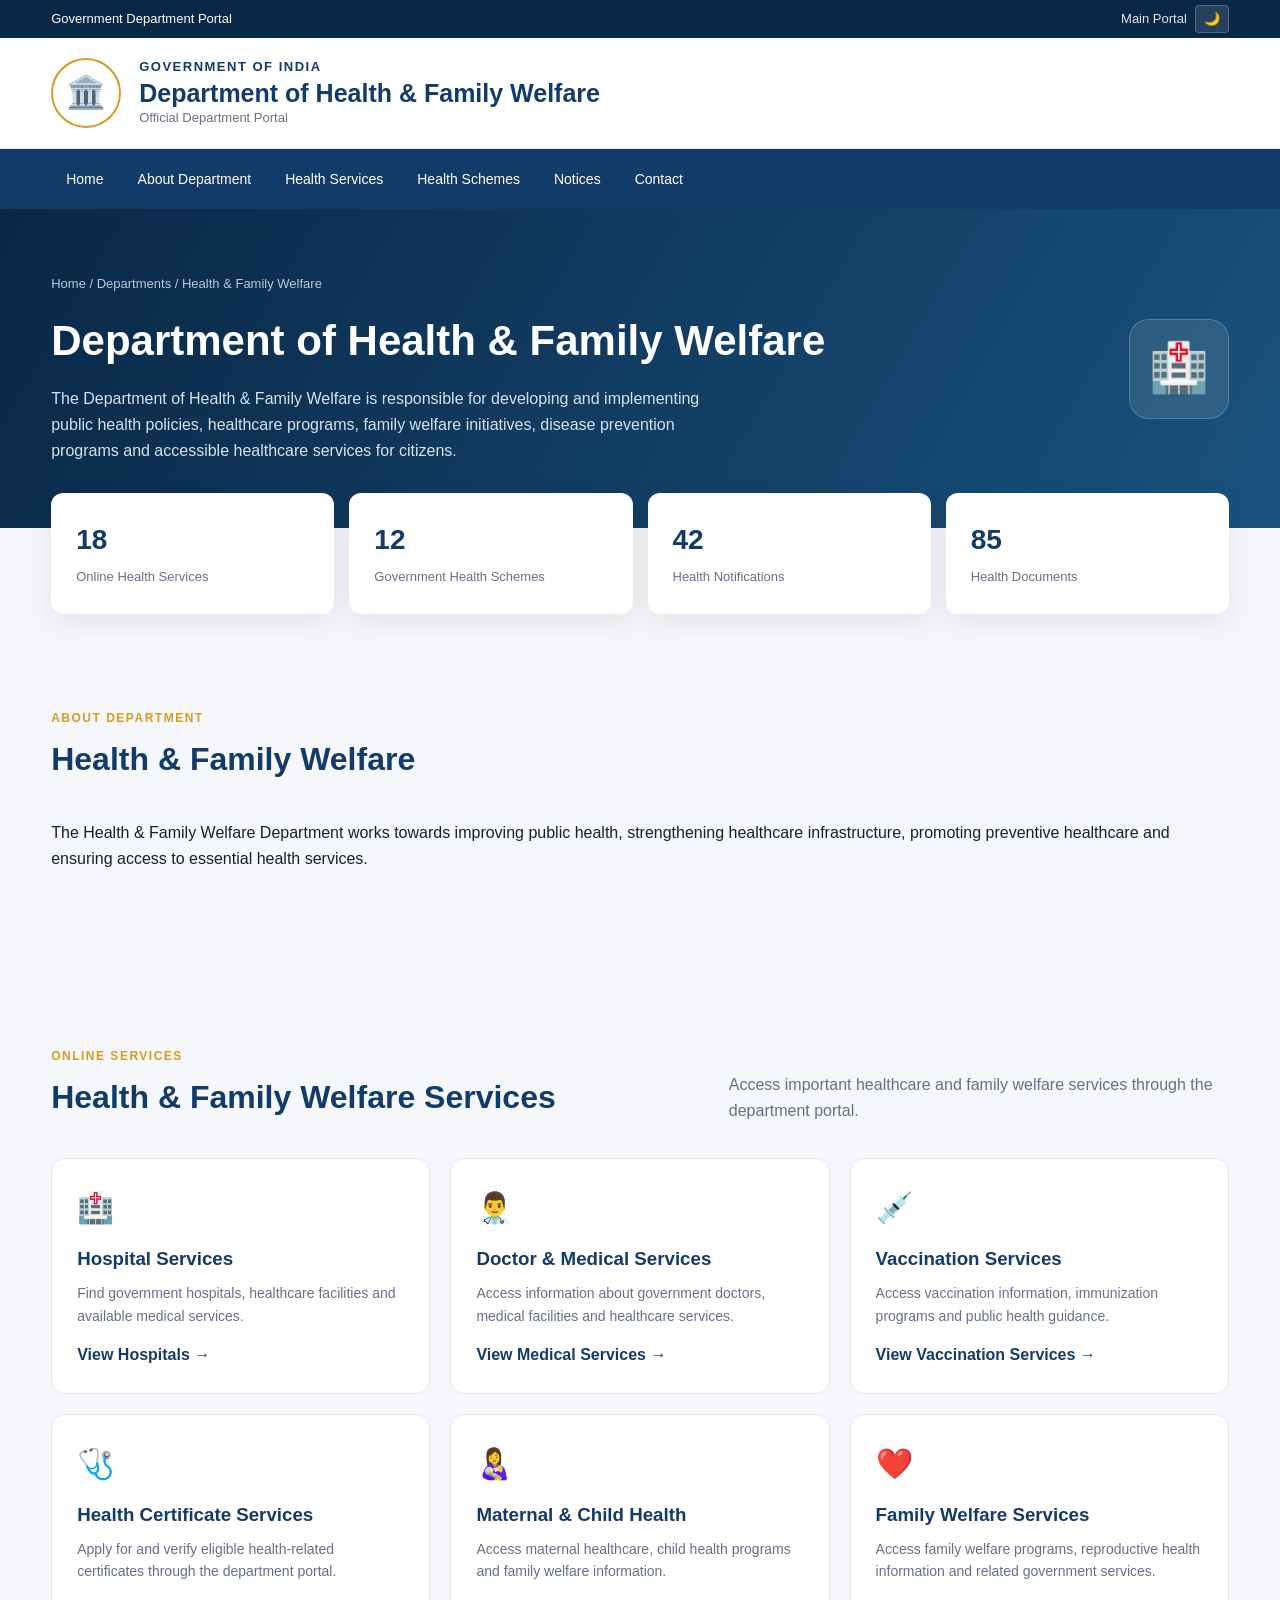
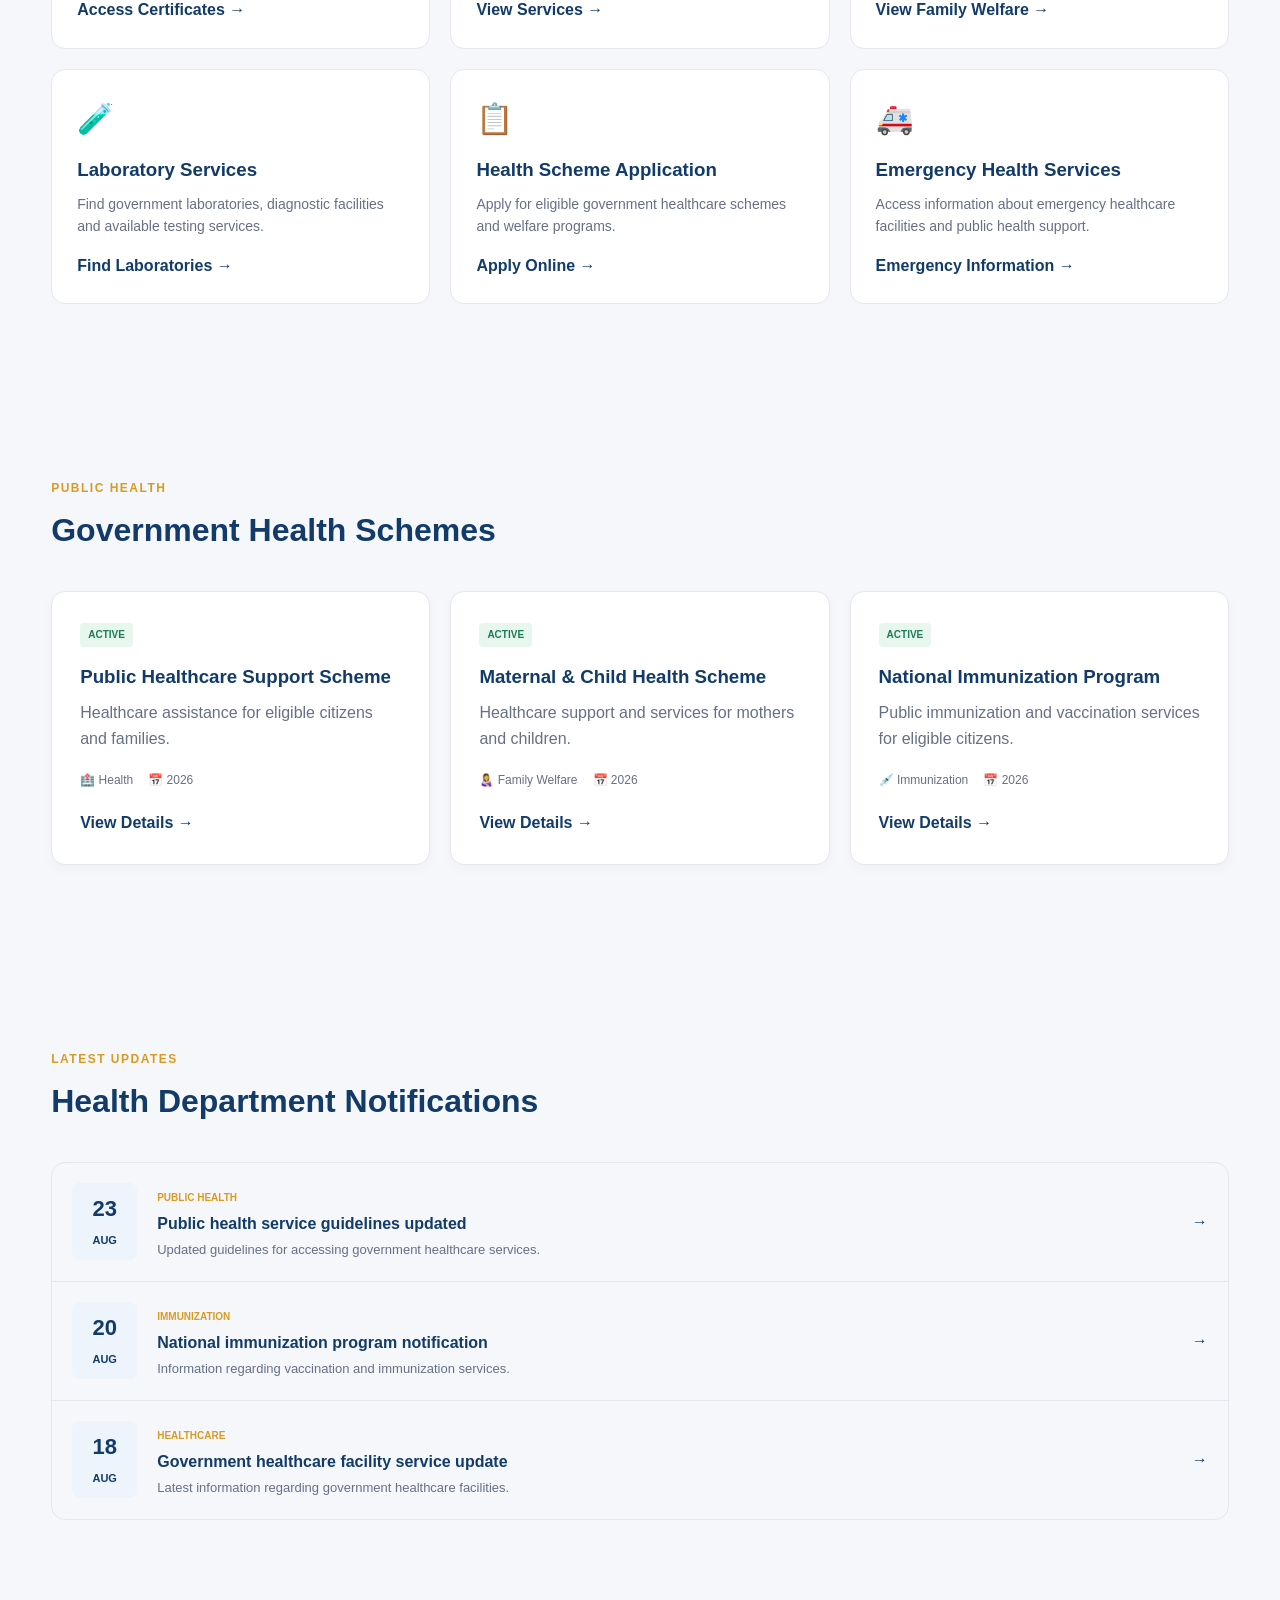
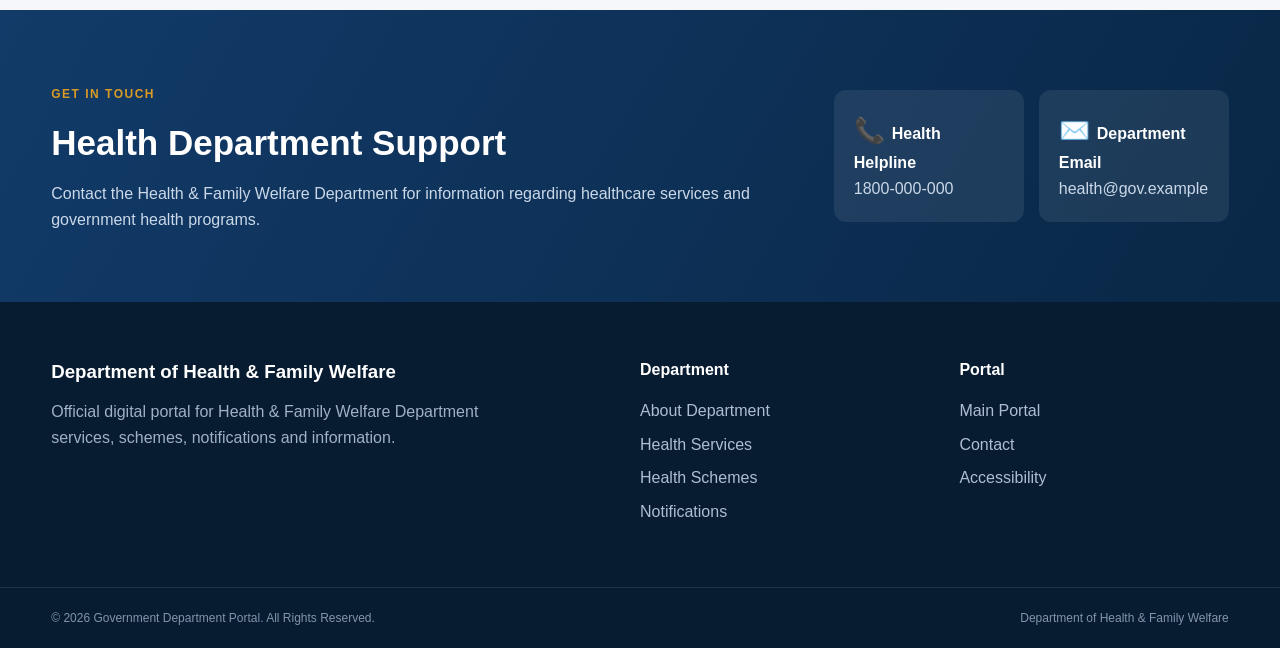
<file: government-department-portal/departments/health.html>
<!DOCTYPE html>
<html lang="en">

<head>

    <meta charset="UTF-8">

    <meta
        name="viewport"
        content="width=device-width, initial-scale=1.0"
    >

    <meta
        name="description"
        content="Official Health and Family Welfare Department Government Portal"
    >

    <title>
        Health & Family Welfare Department | Government Portal
    </title>

    <link
        rel="stylesheet"
        href="../css/main.css"
    >

    <link
        rel="stylesheet"
        href="../css/department.css"
    >

    <link
        rel="stylesheet"
        href="../css/responsive.css"
    >

</head>


<body>


<!-- TOP BAR -->

<div class="top-bar">

    <div class="container top-content">

        <span>
            Government Department Portal
        </span>

        <div class="top-links">

            <a href="../index.html">
                Main Portal
            </a>

            <button
                id="themeToggle"
                aria-label="Toggle dark mode"
            >
                🌙
            </button>

        </div>

    </div>

</div>



<!-- HEADER -->

<header class="main-header">

    <div class="container header-content">

        <div class="brand">

            <div class="emblem">
                🏛️
            </div>

            <div>

                <p class="government-name">
                    GOVERNMENT OF INDIA
                </p>

                <h1>
                    Department of Health & Family Welfare
                </h1>

                <p class="tagline">
                    Official Department Portal
                </p>

            </div>

        </div>

    </div>

</header>



<!-- NAVIGATION -->

<nav class="navbar">

    <div class="container nav-container">

        <div class="nav-links">

            <a href="../index.html">
                Home
            </a>

            <a href="#about">
                About Department
            </a>

            <a href="#services">
                Health Services
            </a>

            <a href="#schemes">
                Health Schemes
            </a>

            <a href="#notices">
                Notices
            </a>

            <a href="#contact">
                Contact
            </a>

        </div>

    </div>

</nav>



<main class="department-page">



<!-- DEPARTMENT HERO -->

<section class="department-hero">

    <div class="container department-hero-content">

        <div>

            <div class="department-breadcrumb">

                Home /
                Departments /
                Health & Family Welfare

            </div>


            <h2>
                Department of Health & Family Welfare
            </h2>


            <p>

                The Department of Health & Family Welfare
                is responsible for developing and implementing
                public health policies, healthcare programs,
                family welfare initiatives, disease prevention
                programs and accessible healthcare services
                for citizens.

            </p>

        </div>


        <div class="department-icon-large">

            🏥

        </div>

    </div>

</section>



<!-- DEPARTMENT STATISTICS -->

<section class="department-stats">

    <div class="container department-stat-grid">


        <div class="department-stat">

            <strong>
                18
            </strong>

            <span>
                Online Health Services
            </span>

        </div>


        <div class="department-stat">

            <strong>
                12
            </strong>

            <span>
                Government Health Schemes
            </span>

        </div>


        <div class="department-stat">

            <strong>
                42
            </strong>

            <span>
                Health Notifications
            </span>

        </div>


        <div class="department-stat">

            <strong>
                85
            </strong>

            <span>
                Health Documents
            </span>

        </div>


    </div>

</section>



<!-- ABOUT DEPARTMENT -->

<section
    class="section"
    id="about"
>

    <div class="container">

        <div class="section-heading">

            <div>

                <span class="section-label">
                    ABOUT DEPARTMENT
                </span>

                <h2>
                    Health & Family Welfare
                </h2>

            </div>

        </div>


        <p>

            The Health & Family Welfare Department works
            towards improving public health, strengthening
            healthcare infrastructure, promoting preventive
            healthcare and ensuring access to essential
            health services.

        </p>


    </div>

</section>



<!-- HEALTH SERVICES -->

<section
    class="department-services"
    id="services"
>

    <div class="container">


        <div class="section-heading">

            <div>

                <span class="section-label">
                    ONLINE SERVICES
                </span>

                <h2>
                    Health & Family Welfare Services
                </h2>

            </div>

            <p>

                Access important healthcare and family
                welfare services through the department portal.

            </p>

        </div>



        <div class="department-service-grid">



            <!-- SERVICE 1 -->

            <article class="department-service-card">

                <div class="icon">
                    🏥
                </div>

                <h3>
                    Hospital Services
                </h3>

                <p>

                    Find government hospitals,
                    healthcare facilities and
                    available medical services.

                </p>

                <a
                    href="#"
                    class="service-link"
                >
                    View Hospitals →
                </a>

            </article>



            <!-- SERVICE 2 -->

            <article class="department-service-card">

                <div class="icon">
                    👨‍⚕️
                </div>

                <h3>
                    Doctor & Medical Services
                </h3>

                <p>

                    Access information about
                    government doctors, medical
                    facilities and healthcare services.

                </p>

                <a
                    href="#"
                    class="service-link"
                >
                    View Medical Services →
                </a>

            </article>



            <!-- SERVICE 3 -->

            <article class="department-service-card">

                <div class="icon">
                    💉
                </div>

                <h3>
                    Vaccination Services
                </h3>

                <p>

                    Access vaccination information,
                    immunization programs and
                    public health guidance.

                </p>

                <a
                    href="#"
                    class="service-link"
                >
                    View Vaccination Services →
                </a>

            </article>



            <!-- SERVICE 4 -->

            <article class="department-service-card">

                <div class="icon">
                    🩺
                </div>

                <h3>
                    Health Certificate Services
                </h3>

                <p>

                    Apply for and verify eligible
                    health-related certificates
                    through the department portal.

                </p>

                <a
                    href="#"
                    class="service-link"
                >
                    Access Certificates →
                </a>

            </article>



            <!-- SERVICE 5 -->

            <article class="department-service-card">

                <div class="icon">
                    👩‍🍼
                </div>

                <h3>
                    Maternal & Child Health
                </h3>

                <p>

                    Access maternal healthcare,
                    child health programs and
                    family welfare information.

                </p>

                <a
                    href="#"
                    class="service-link"
                >
                    View Services →
                </a>

            </article>



            <!-- SERVICE 6 -->

            <article class="department-service-card">

                <div class="icon">
                    ❤️
                </div>

                <h3>
                    Family Welfare Services
                </h3>

                <p>

                    Access family welfare programs,
                    reproductive health information
                    and related government services.

                </p>

                <a
                    href="#"
                    class="service-link"
                >
                    View Family Welfare →
                </a>

            </article>



            <!-- SERVICE 7 -->

            <article class="department-service-card">

                <div class="icon">
                    🧪
                </div>

                <h3>
                    Laboratory Services
                </h3>

                <p>

                    Find government laboratories,
                    diagnostic facilities and
                    available testing services.

                </p>

                <a
                    href="#"
                    class="service-link"
                >
                    Find Laboratories →
                </a>

            </article>



            <!-- SERVICE 8 -->

            <article class="department-service-card">

                <div class="icon">
                    📋
                </div>

                <h3>
                    Health Scheme Application
                </h3>

                <p>

                    Apply for eligible government
                    healthcare schemes and welfare
                    programs.

                </p>

                <a
                    href="#"
                    class="service-link"
                >
                    Apply Online →
                </a>

            </article>



            <!-- SERVICE 9 -->

            <article class="department-service-card">

                <div class="icon">
                    🚑
                </div>

                <h3>
                    Emergency Health Services
                </h3>

                <p>

                    Access information about emergency
                    healthcare facilities and public
                    health support.

                </p>

                <a
                    href="#"
                    class="service-link"
                >
                    Emergency Information →
                </a>

            </article>


        </div>

    </div>

</section>



<!-- HEALTH SCHEMES -->

<section
    class="section"
    id="schemes"
>

    <div class="container">


        <div class="section-heading">

            <div>

                <span class="section-label">
                    PUBLIC HEALTH
                </span>

                <h2>
                    Government Health Schemes
                </h2>

            </div>

        </div>


        <div class="scheme-grid">


            <article class="scheme-card">

                <span class="scheme-status">
                    ACTIVE
                </span>

                <h3>
                    Public Healthcare Support Scheme
                </h3>

                <p>

                    Healthcare assistance for eligible
                    citizens and families.

                </p>

                <div class="scheme-meta">

                    <span>
                        🏥 Health
                    </span>

                    <span>
                        📅 2026
                    </span>

                </div>

                <button class="text-button">
                    View Details →
                </button>

            </article>



            <article class="scheme-card">

                <span class="scheme-status">
                    ACTIVE
                </span>

                <h3>
                    Maternal & Child Health Scheme
                </h3>

                <p>

                    Healthcare support and services
                    for mothers and children.

                </p>

                <div class="scheme-meta">

                    <span>
                        👩‍🍼 Family Welfare
                    </span>

                    <span>
                        📅 2026
                    </span>

                </div>

                <button class="text-button">
                    View Details →
                </button>

            </article>



            <article class="scheme-card">

                <span class="scheme-status">
                    ACTIVE
                </span>

                <h3>
                    National Immunization Program
                </h3>

                <p>

                    Public immunization and vaccination
                    services for eligible citizens.

                </p>

                <div class="scheme-meta">

                    <span>
                        💉 Immunization
                    </span>

                    <span>
                        📅 2026
                    </span>

                </div>

                <button class="text-button">
                    View Details →
                </button>

            </article>


        </div>

    </div>

</section>



<!-- NOTIFICATIONS -->

<section
    class="section"
    id="notices"
>

    <div class="container">


        <div class="section-heading">

            <div>

                <span class="section-label">
                    LATEST UPDATES
                </span>

                <h2>
                    Health Department Notifications
                </h2>

            </div>

        </div>



        <div class="notice-list">


            <!-- NOTICE 1 -->

            <div class="notice-item">

                <div class="notice-date">

                    <strong>
                        23
                    </strong>

                    <span>
                        AUG
                    </span>

                </div>


                <div class="notice-content">

                    <span class="notice-tag">
                        PUBLIC HEALTH
                    </span>

                    <h3>
                        Public health service guidelines
                        updated
                    </h3>

                    <p>

                        Updated guidelines for accessing
                        government healthcare services.

                    </p>

                </div>


                <span class="arrow">
                    →
                </span>

            </div>



            <!-- NOTICE 2 -->

            <div class="notice-item">

                <div class="notice-date">

                    <strong>
                        20
                    </strong>

                    <span>
                        AUG
                    </span>

                </div>


                <div class="notice-content">

                    <span class="notice-tag">
                        IMMUNIZATION
                    </span>

                    <h3>
                        National immunization program
                        notification
                    </h3>

                    <p>

                        Information regarding vaccination
                        and immunization services.

                    </p>

                </div>


                <span class="arrow">
                    →
                </span>

            </div>



            <!-- NOTICE 3 -->

            <div class="notice-item">

                <div class="notice-date">

                    <strong>
                        18
                    </strong>

                    <span>
                        AUG
                    </span>

                </div>


                <div class="notice-content">

                    <span class="notice-tag">
                        HEALTHCARE
                    </span>

                    <h3>
                        Government healthcare facility
                        service update
                    </h3>

                    <p>

                        Latest information regarding
                        government healthcare facilities.

                    </p>

                </div>


                <span class="arrow">
                    →
                </span>

            </div>


        </div>

    </div>

</section>



<!-- CONTACT -->

<section
    class="contact-section"
    id="contact"
>

    <div class="container contact-grid">


        <div>

            <span class="section-label">
                GET IN TOUCH
            </span>

            <h2>
                Health Department Support
            </h2>

            <p>

                Contact the Health & Family Welfare
                Department for information regarding
                healthcare services and government
                health programs.

            </p>

        </div>


        <div class="contact-cards">


            <div>

                <span>
                    📞
                </span>

                <strong>
                    Health Helpline
                </strong>

                <p>
                    1800-000-000
                </p>

            </div>


            <div>

                <span>
                    ✉️
                </span>

                <strong>
                    Department Email
                </strong>

                <p>
                    health@gov.example
                </p>

            </div>


        </div>

    </div>

</section>



</main>



<!-- FOOTER -->

<footer>

    <div class="container footer-grid">


        <div>

            <h3>
                Department of Health & Family Welfare
            </h3>

            <p>

                Official digital portal for Health &
                Family Welfare Department services,
                schemes, notifications and information.

            </p>

        </div>



        <div>

            <h4>
                Department
            </h4>

            <a href="#about">
                About Department
            </a>

            <a href="#services">
                Health Services
            </a>

            <a href="#schemes">
                Health Schemes
            </a>

            <a href="#notices">
                Notifications
            </a>

        </div>



        <div>

            <h4>
                Portal
            </h4>

            <a href="../index.html">
                Main Portal
            </a>

            <a href="#contact">
                Contact
            </a>

            <a href="#">
                Accessibility
            </a>

        </div>


    </div>



    <div class="footer-bottom">

        <div class="container">

            <p>
                © 2026 Government Department Portal.
                All Rights Reserved.
            </p>

            <p>
                Department of Health & Family Welfare
            </p>

        </div>

    </div>

</footer>



<script src="../js/main.js"></script>


</body>

</html>
</file>
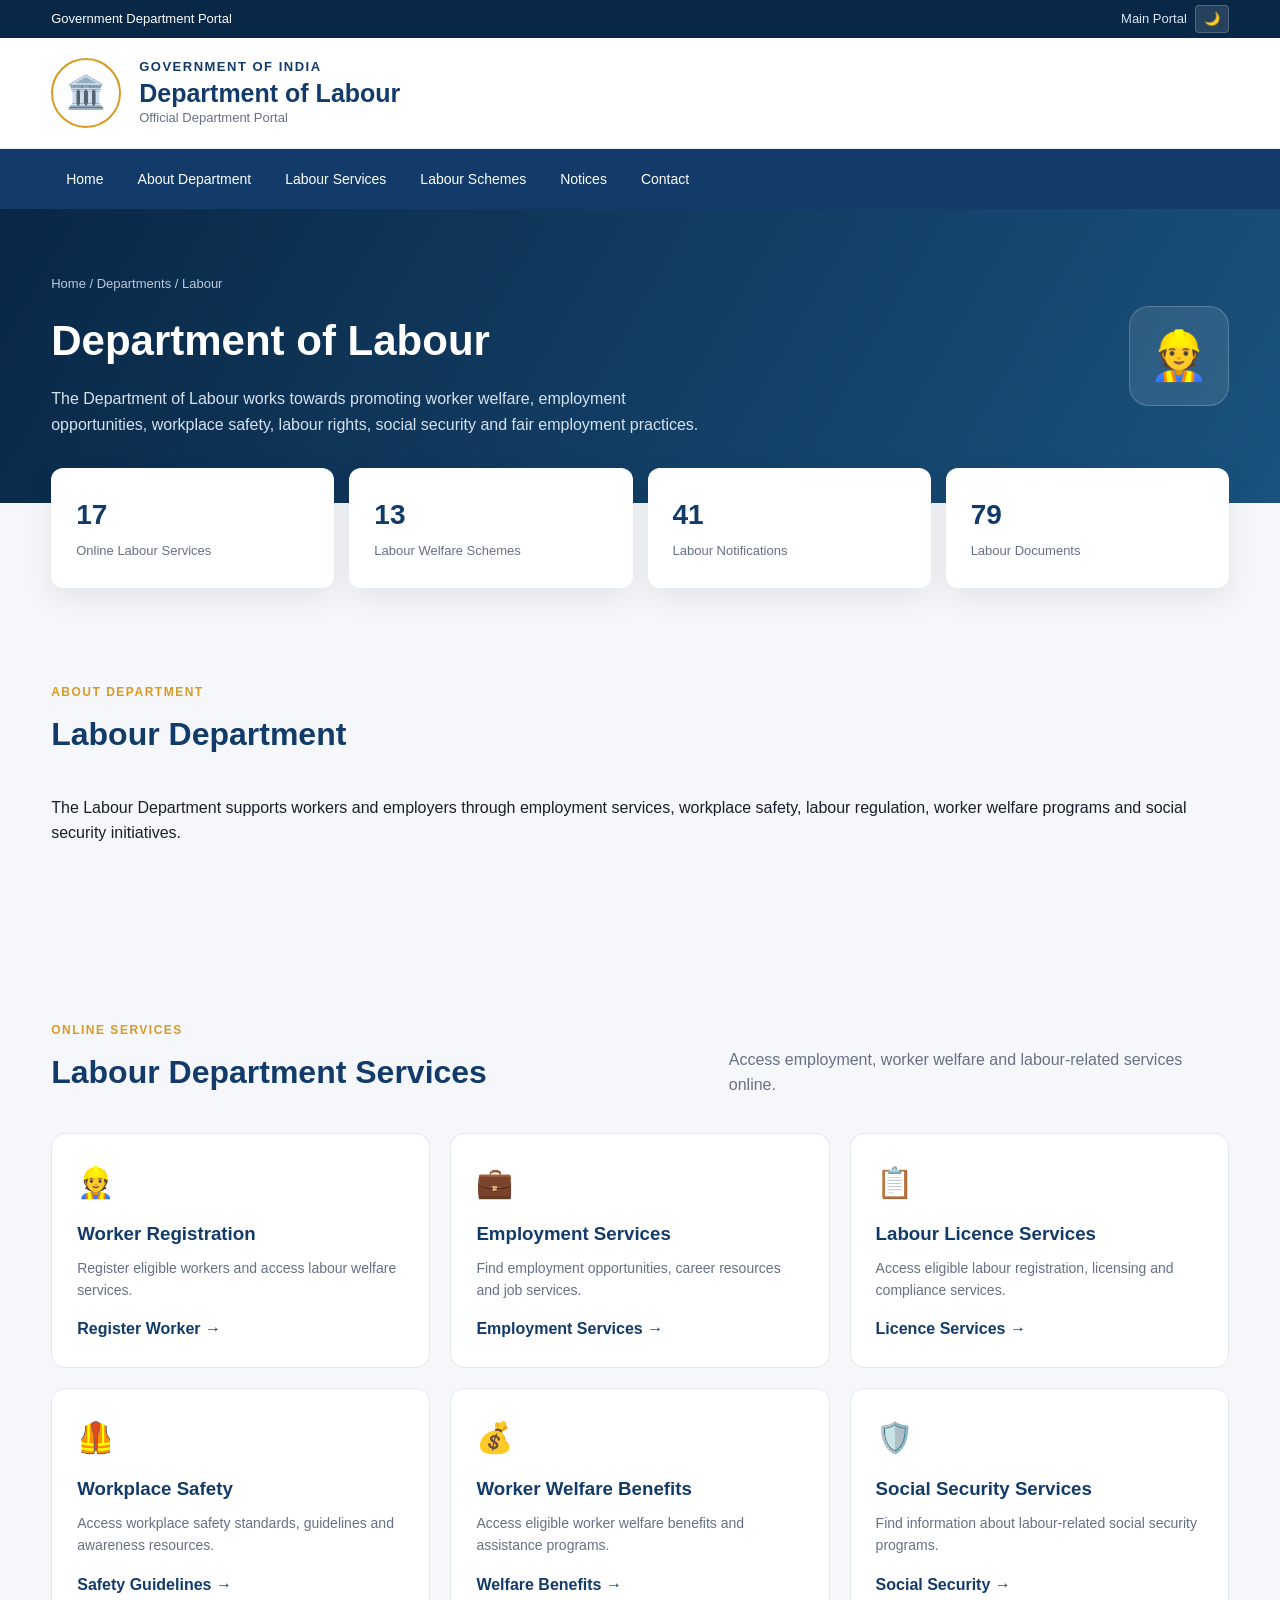
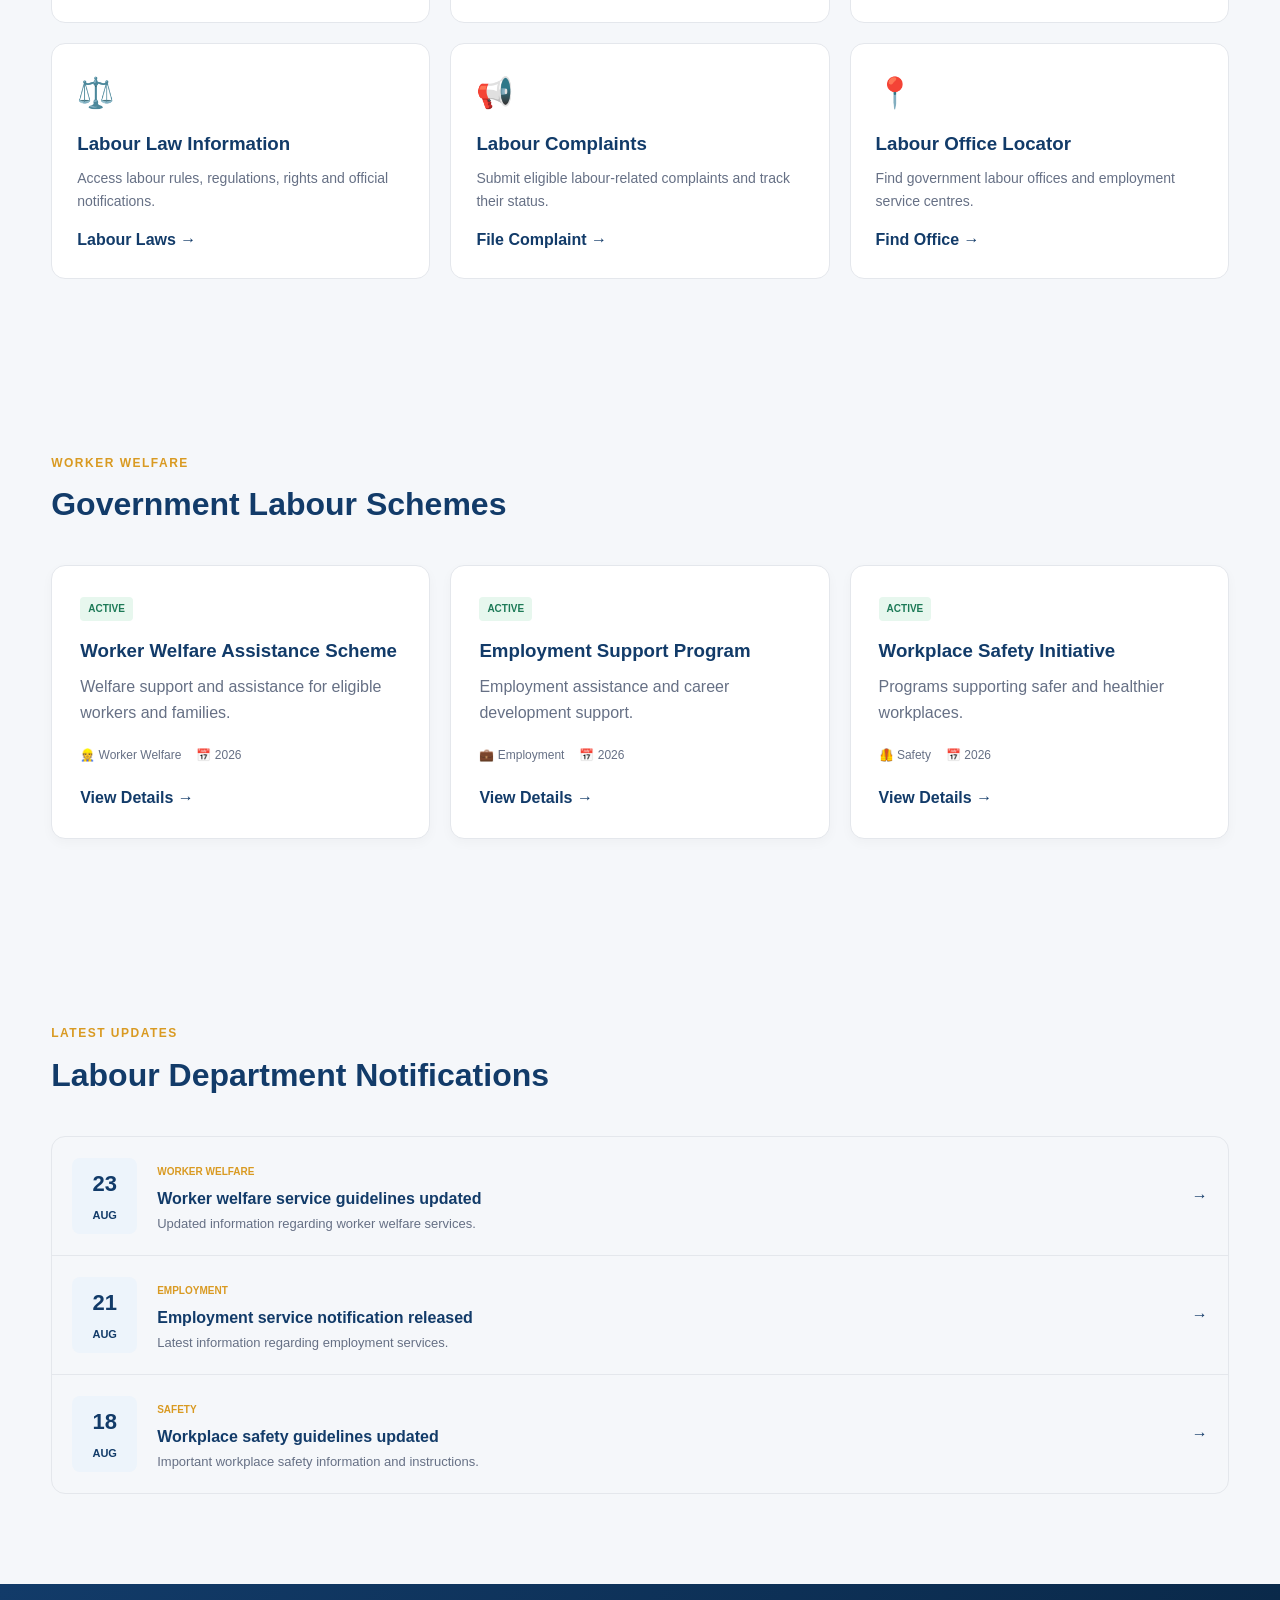
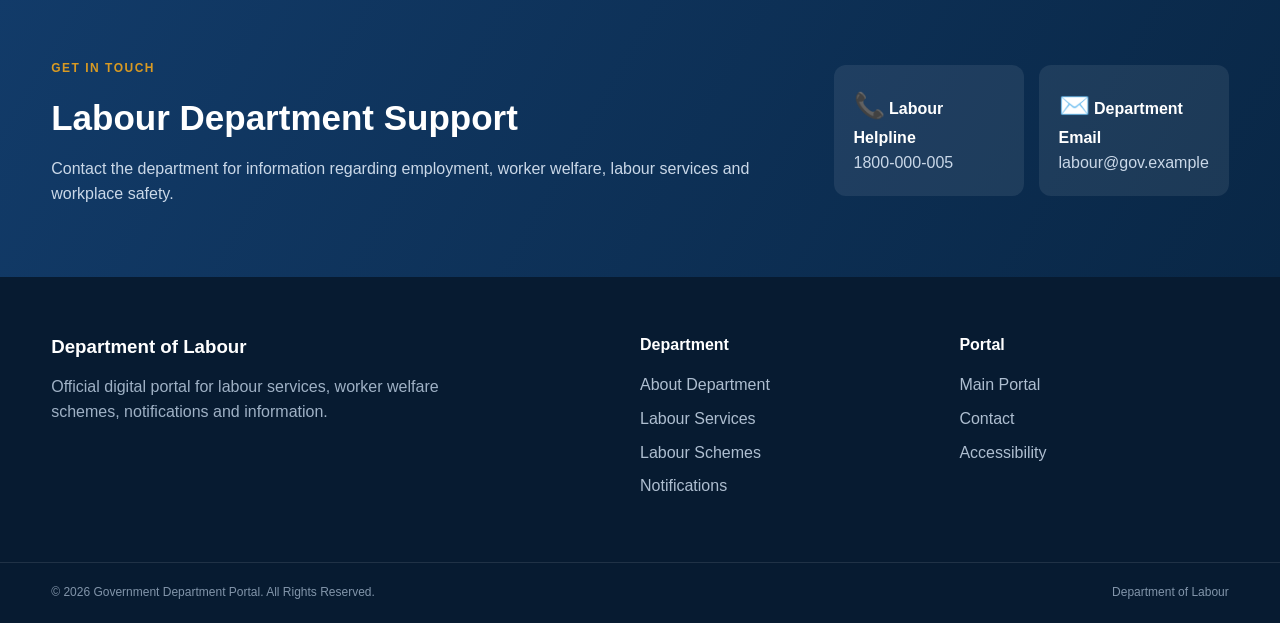
<file: government-department-portal/departments/labour.html>
<!DOCTYPE html>
<html lang="en">

<head>

    <meta charset="UTF-8">

    <meta name="viewport" content="width=device-width, initial-scale=1.0">

    <meta
        name="description"
        content="Official Labour Department Government Portal"
    >

    <title>
        Labour Department | Government Portal
    </title>

    <link rel="stylesheet" href="../css/main.css">
    <link rel="stylesheet" href="../css/department.css">
    <link rel="stylesheet" href="../css/responsive.css">

</head>

<body>


<div class="top-bar">

    <div class="container top-content">

        <span>Government Department Portal</span>

        <div class="top-links">

            <a href="../index.html">
                Main Portal
            </a>

            <button id="themeToggle" aria-label="Toggle dark mode">
                🌙
            </button>

        </div>

    </div>

</div>


<header class="main-header">

    <div class="container header-content">

        <div class="brand">

            <div class="emblem">🏛️</div>

            <div>

                <p class="government-name">
                    GOVERNMENT OF INDIA
                </p>

                <h1>
                    Department of Labour
                </h1>

                <p class="tagline">
                    Official Department Portal
                </p>

            </div>

        </div>

    </div>

</header>


<nav class="navbar">

    <div class="container nav-container">

        <div class="nav-links">

            <a href="../index.html">Home</a>
            <a href="#about">About Department</a>
            <a href="#services">Labour Services</a>
            <a href="#schemes">Labour Schemes</a>
            <a href="#notices">Notices</a>
            <a href="#contact">Contact</a>

        </div>

    </div>

</nav>


<main class="department-page">


<section class="department-hero">

    <div class="container department-hero-content">

        <div>

            <div class="department-breadcrumb">
                Home / Departments / Labour
            </div>

            <h2>
                Department of Labour
            </h2>

            <p>
                The Department of Labour works towards promoting
                worker welfare, employment opportunities, workplace
                safety, labour rights, social security and
                fair employment practices.
            </p>

        </div>

        <div class="department-icon-large">
            👷
        </div>

    </div>

</section>


<section class="department-stats">

    <div class="container department-stat-grid">

        <div class="department-stat">
            <strong>17</strong>
            <span>Online Labour Services</span>
        </div>

        <div class="department-stat">
            <strong>13</strong>
            <span>Labour Welfare Schemes</span>
        </div>

        <div class="department-stat">
            <strong>41</strong>
            <span>Labour Notifications</span>
        </div>

        <div class="department-stat">
            <strong>79</strong>
            <span>Labour Documents</span>
        </div>

    </div>

</section>


<section class="section" id="about">

    <div class="container">

        <div class="section-heading">

            <div>

                <span class="section-label">
                    ABOUT DEPARTMENT
                </span>

                <h2>
                    Labour Department
                </h2>

            </div>

        </div>

        <p>
            The Labour Department supports workers and employers
            through employment services, workplace safety,
            labour regulation, worker welfare programs and
            social security initiatives.
        </p>

    </div>

</section>


<section class="department-services" id="services">

    <div class="container">

        <div class="section-heading">

            <div>

                <span class="section-label">
                    ONLINE SERVICES
                </span>

                <h2>
                    Labour Department Services
                </h2>

            </div>

            <p>
                Access employment, worker welfare and
                labour-related services online.
            </p>

        </div>


        <div class="department-service-grid">


            <article class="department-service-card">

                <div class="icon">👷</div>

                <h3>
                    Worker Registration
                </h3>

                <p>
                    Register eligible workers and access
                    labour welfare services.
                </p>

                <a href="#" class="service-link">
                    Register Worker →
                </a>

            </article>


            <article class="department-service-card">

                <div class="icon">💼</div>

                <h3>
                    Employment Services
                </h3>

                <p>
                    Find employment opportunities,
                    career resources and job services.
                </p>

                <a href="#" class="service-link">
                    Employment Services →
                </a>

            </article>


            <article class="department-service-card">

                <div class="icon">📋</div>

                <h3>
                    Labour Licence Services
                </h3>

                <p>
                    Access eligible labour registration,
                    licensing and compliance services.
                </p>

                <a href="#" class="service-link">
                    Licence Services →
                </a>

            </article>


            <article class="department-service-card">

                <div class="icon">🦺</div>

                <h3>
                    Workplace Safety
                </h3>

                <p>
                    Access workplace safety standards,
                    guidelines and awareness resources.
                </p>

                <a href="#" class="service-link">
                    Safety Guidelines →
                </a>

            </article>


            <article class="department-service-card">

                <div class="icon">💰</div>

                <h3>
                    Worker Welfare Benefits
                </h3>

                <p>
                    Access eligible worker welfare
                    benefits and assistance programs.
                </p>

                <a href="#" class="service-link">
                    Welfare Benefits →
                </a>

            </article>


            <article class="department-service-card">

                <div class="icon">🛡️</div>

                <h3>
                    Social Security Services
                </h3>

                <p>
                    Find information about labour-related
                    social security programs.
                </p>

                <a href="#" class="service-link">
                    Social Security →
                </a>

            </article>


            <article class="department-service-card">

                <div class="icon">⚖️</div>

                <h3>
                    Labour Law Information
                </h3>

                <p>
                    Access labour rules, regulations,
                    rights and official notifications.
                </p>

                <a href="#" class="service-link">
                    Labour Laws →
                </a>

            </article>


            <article class="department-service-card">

                <div class="icon">📢</div>

                <h3>
                    Labour Complaints
                </h3>

                <p>
                    Submit eligible labour-related
                    complaints and track their status.
                </p>

                <a href="#" class="service-link">
                    File Complaint →
                </a>

            </article>


            <article class="department-service-card">

                <div class="icon">📍</div>

                <h3>
                    Labour Office Locator
                </h3>

                <p>
                    Find government labour offices
                    and employment service centres.
                </p>

                <a href="#" class="service-link">
                    Find Office →
                </a>

            </article>


        </div>

    </div>

</section>


<section class="section" id="schemes">

    <div class="container">

        <div class="section-heading">

            <div>

                <span class="section-label">
                    WORKER WELFARE
                </span>

                <h2>
                    Government Labour Schemes
                </h2>

            </div>

        </div>


        <div class="scheme-grid">


            <article class="scheme-card">

                <span class="scheme-status">
                    ACTIVE
                </span>

                <h3>
                    Worker Welfare Assistance Scheme
                </h3>

                <p>
                    Welfare support and assistance for
                    eligible workers and families.
                </p>

                <div class="scheme-meta">
                    <span>👷 Worker Welfare</span>
                    <span>📅 2026</span>
                </div>

                <button class="text-button">
                    View Details →
                </button>

            </article>


            <article class="scheme-card">

                <span class="scheme-status">
                    ACTIVE
                </span>

                <h3>
                    Employment Support Program
                </h3>

                <p>
                    Employment assistance and career
                    development support.
                </p>

                <div class="scheme-meta">
                    <span>💼 Employment</span>
                    <span>📅 2026</span>
                </div>

                <button class="text-button">
                    View Details →
                </button>

            </article>


            <article class="scheme-card">

                <span class="scheme-status">
                    ACTIVE
                </span>

                <h3>
                    Workplace Safety Initiative
                </h3>

                <p>
                    Programs supporting safer and
                    healthier workplaces.
                </p>

                <div class="scheme-meta">
                    <span>🦺 Safety</span>
                    <span>📅 2026</span>
                </div>

                <button class="text-button">
                    View Details →
                </button>

            </article>


        </div>

    </div>

</section>


<section class="section" id="notices">

    <div class="container">

        <div class="section-heading">

            <div>

                <span class="section-label">
                    LATEST UPDATES
                </span>

                <h2>
                    Labour Department Notifications
                </h2>

            </div>

        </div>


        <div class="notice-list">


            <div class="notice-item">

                <div class="notice-date">
                    <strong>23</strong>
                    <span>AUG</span>
                </div>

                <div class="notice-content">

                    <span class="notice-tag">
                        WORKER WELFARE
                    </span>

                    <h3>
                        Worker welfare service guidelines updated
                    </h3>

                    <p>
                        Updated information regarding
                        worker welfare services.
                    </p>

                </div>

                <span class="arrow">→</span>

            </div>


            <div class="notice-item">

                <div class="notice-date">
                    <strong>21</strong>
                    <span>AUG</span>
                </div>

                <div class="notice-content">

                    <span class="notice-tag">
                        EMPLOYMENT
                    </span>

                    <h3>
                        Employment service notification released
                    </h3>

                    <p>
                        Latest information regarding
                        employment services.
                    </p>

                </div>

                <span class="arrow">→</span>

            </div>


            <div class="notice-item">

                <div class="notice-date">
                    <strong>18</strong>
                    <span>AUG</span>
                </div>

                <div class="notice-content">

                    <span class="notice-tag">
                        SAFETY
                    </span>

                    <h3>
                        Workplace safety guidelines updated
                    </h3>

                    <p>
                        Important workplace safety
                        information and instructions.
                    </p>

                </div>

                <span class="arrow">→</span>

            </div>


        </div>

    </div>

</section>


<section class="contact-section" id="contact">

    <div class="container contact-grid">

        <div>

            <span class="section-label">
                GET IN TOUCH
            </span>

            <h2>
                Labour Department Support
            </h2>

            <p>
                Contact the department for information
                regarding employment, worker welfare,
                labour services and workplace safety.
            </p>

        </div>


        <div class="contact-cards">

            <div>

                <span>📞</span>

                <strong>
                    Labour Helpline
                </strong>

                <p>
                    1800-000-005
                </p>

            </div>


            <div>

                <span>✉️</span>

                <strong>
                    Department Email
                </strong>

                <p>
                    labour@gov.example
                </p>

            </div>

        </div>

    </div>

</section>


</main>


<footer>

    <div class="container footer-grid">

        <div>

            <h3>
                Department of Labour
            </h3>

            <p>
                Official digital portal for labour
                services, worker welfare schemes,
                notifications and information.
            </p>

        </div>


        <div>

            <h4>Department</h4>

            <a href="#about">About Department</a>
            <a href="#services">Labour Services</a>
            <a href="#schemes">Labour Schemes</a>
            <a href="#notices">Notifications</a>

        </div>


        <div>

            <h4>Portal</h4>

            <a href="../index.html">Main Portal</a>
            <a href="#contact">Contact</a>
            <a href="#">Accessibility</a>

        </div>

    </div>


    <div class="footer-bottom">

        <div class="container">

            <p>
                © 2026 Government Department Portal.
                All Rights Reserved.
            </p>

            <p>
                Department of Labour
            </p>

        </div>

    </div>

</footer>


<script src="../js/main.js"></script>

</body>
</html>
</file>
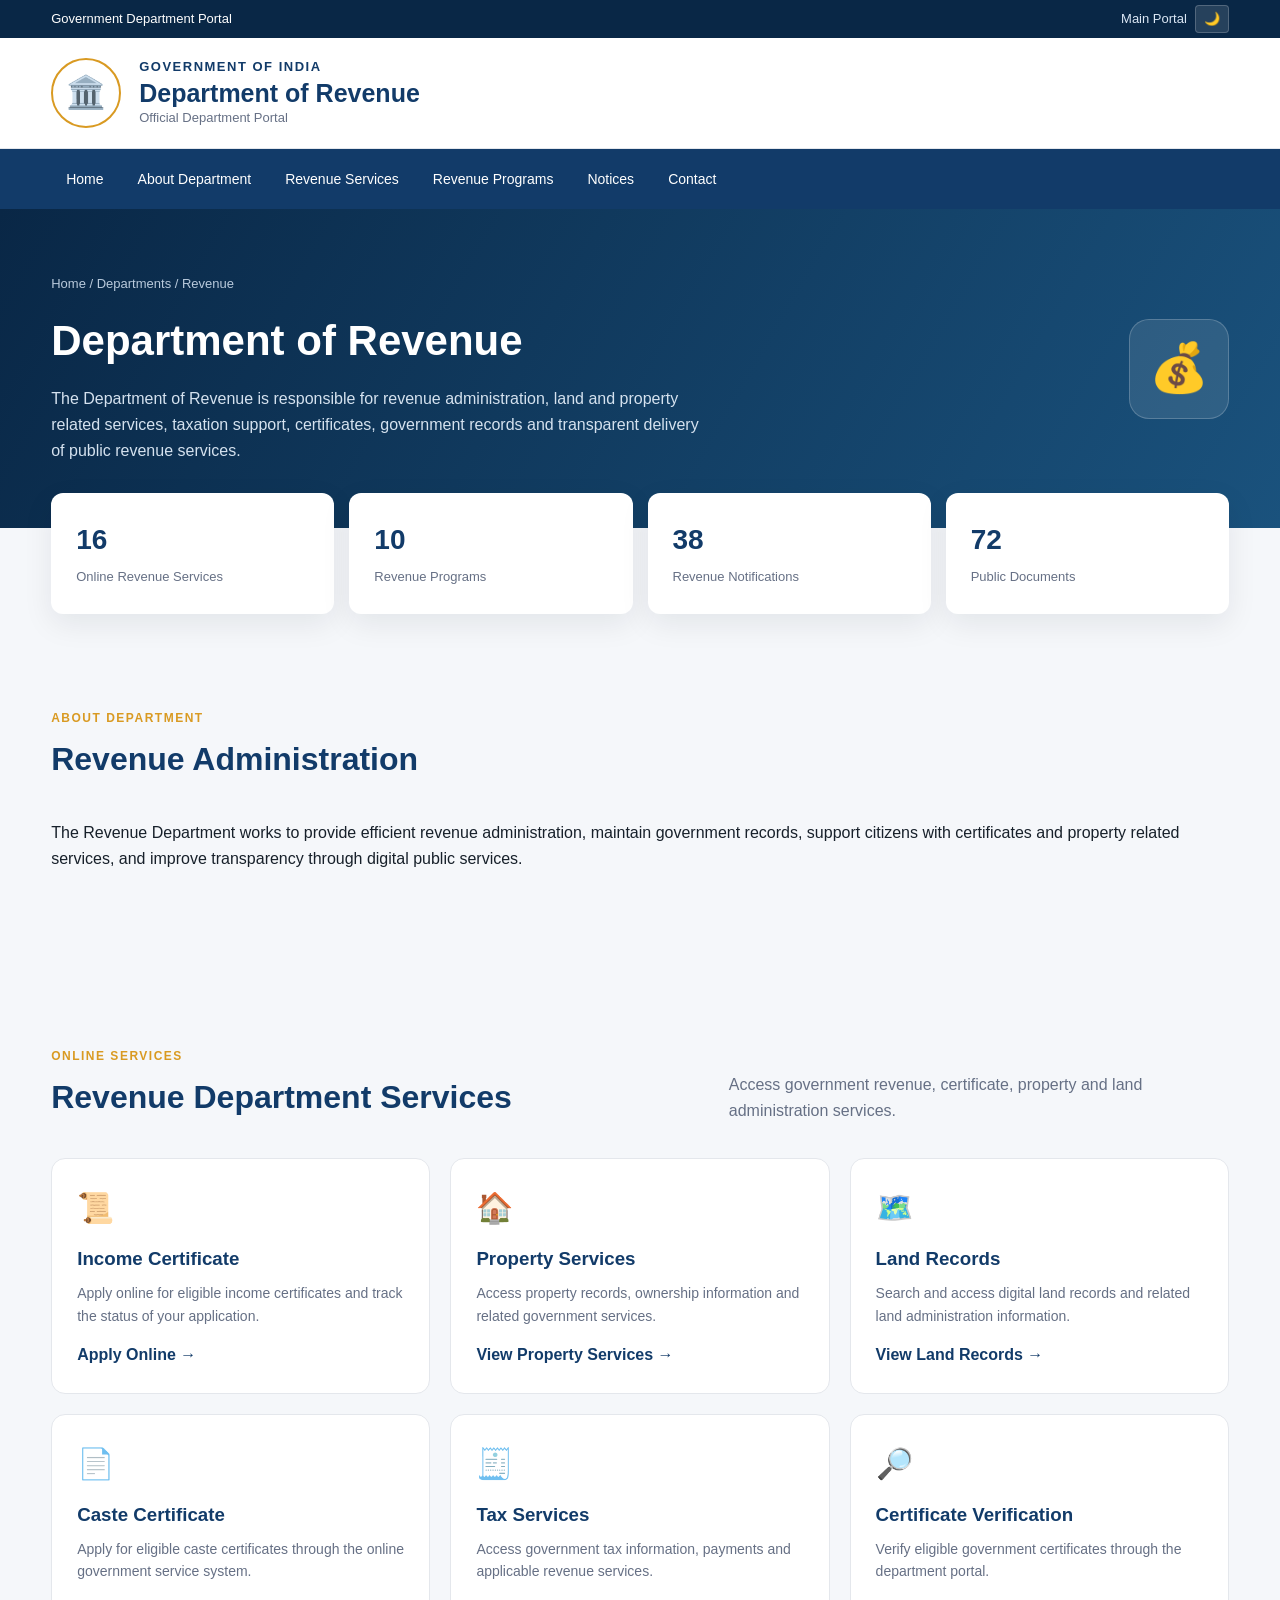
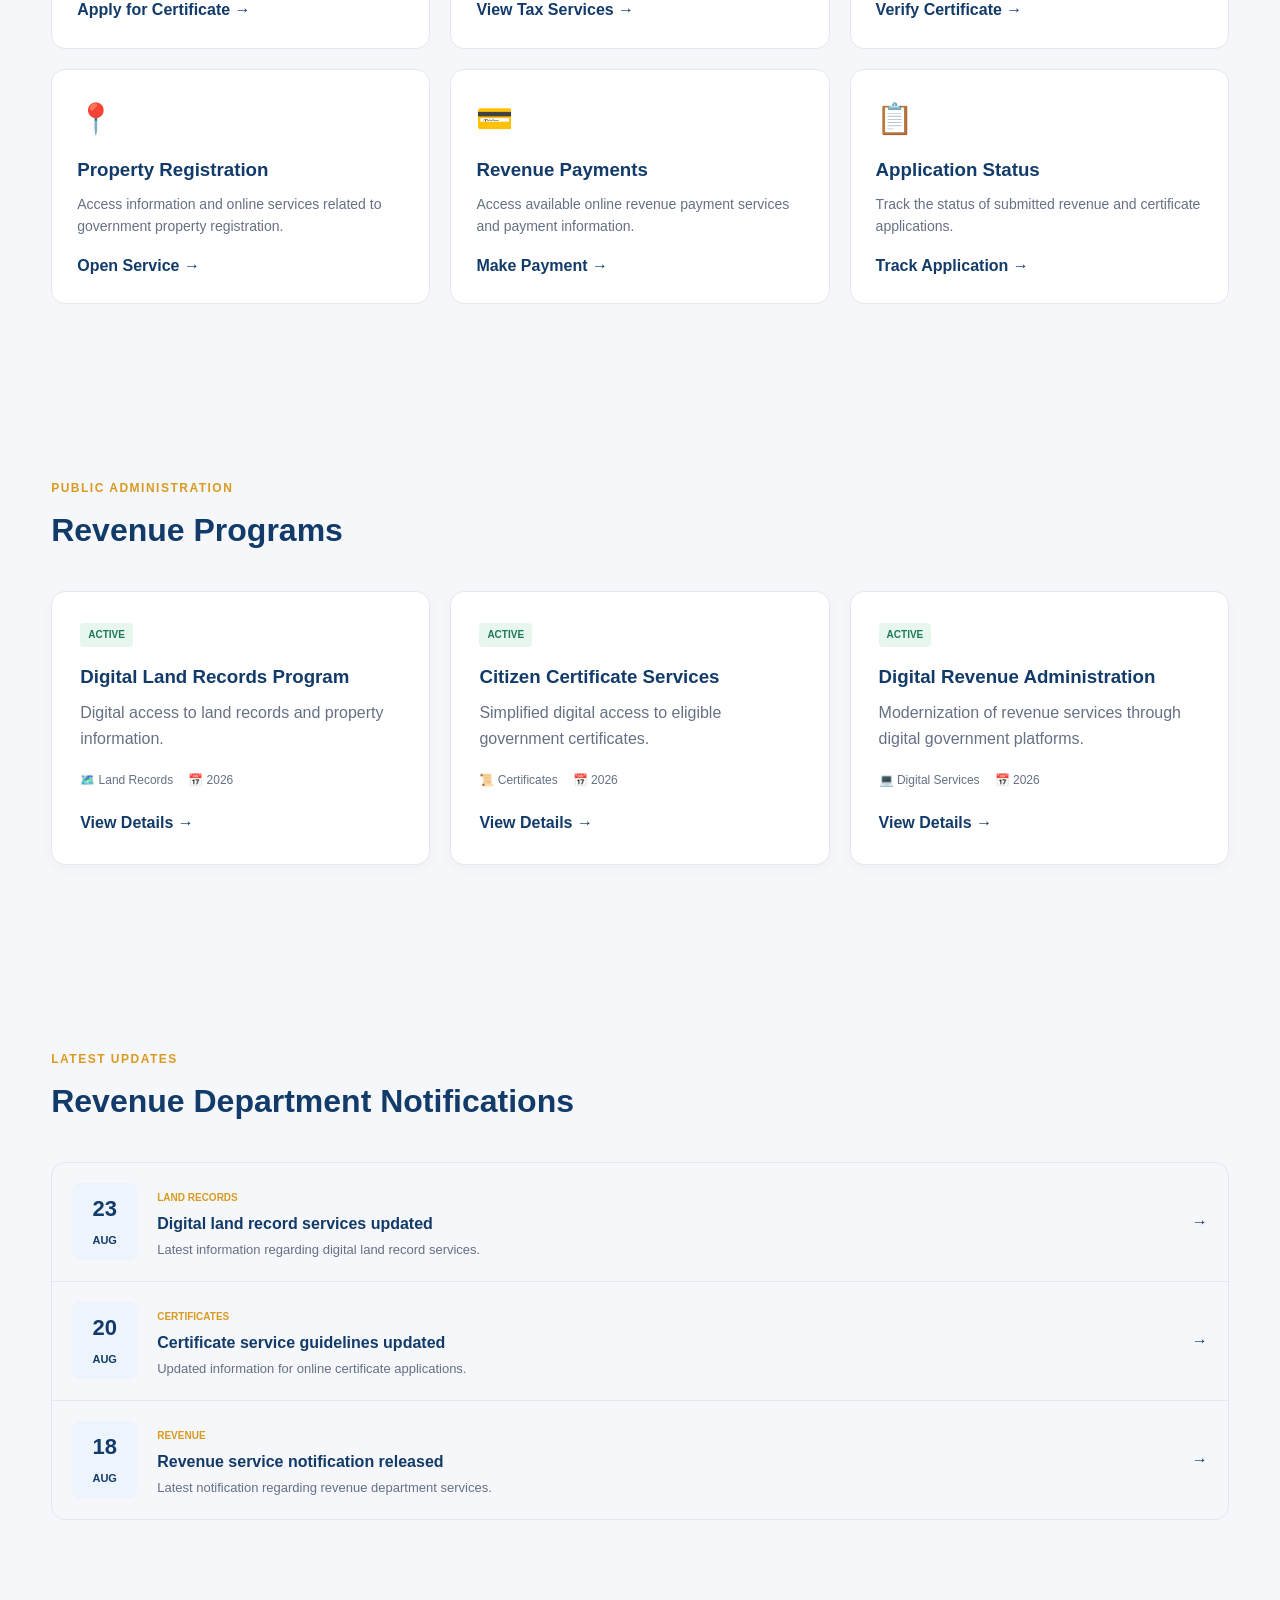
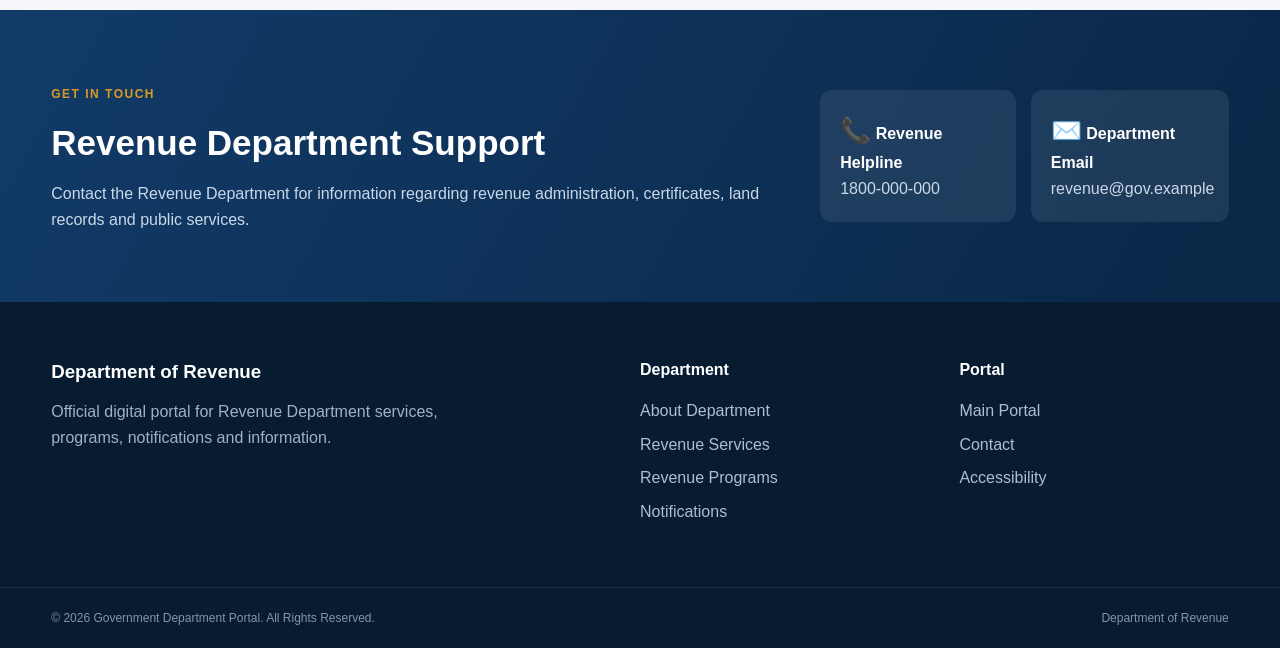
<file: government-department-portal/departments/revenue.html>
<!DOCTYPE html>
<html lang="en">

<head>

    <meta charset="UTF-8">

    <meta name="viewport" content="width=device-width, initial-scale=1.0">

    <meta
        name="description"
        content="Official Revenue Department Government Portal"
    >

    <title>
        Revenue Department | Government Portal
    </title>

    <link rel="stylesheet" href="../css/main.css">
    <link rel="stylesheet" href="../css/department.css">
    <link rel="stylesheet" href="../css/responsive.css">

</head>

<body>

<!-- TOP BAR -->

<div class="top-bar">

    <div class="container top-content">

        <span>Government Department Portal</span>

        <div class="top-links">

            <a href="../index.html">
                Main Portal
            </a>

            <button
                id="themeToggle"
                aria-label="Toggle dark mode"
            >
                🌙
            </button>

        </div>

    </div>

</div>


<!-- HEADER -->

<header class="main-header">

    <div class="container header-content">

        <div class="brand">

            <div class="emblem">
                🏛️
            </div>

            <div>

                <p class="government-name">
                    GOVERNMENT OF INDIA
                </p>

                <h1>
                    Department of Revenue
                </h1>

                <p class="tagline">
                    Official Department Portal
                </p>

            </div>

        </div>

    </div>

</header>


<!-- NAVIGATION -->

<nav class="navbar">

    <div class="container nav-container">

        <div class="nav-links">

            <a href="../index.html">Home</a>

            <a href="#about">About Department</a>

            <a href="#services">Revenue Services</a>

            <a href="#schemes">Revenue Programs</a>

            <a href="#notices">Notices</a>

            <a href="#contact">Contact</a>

        </div>

    </div>

</nav>


<main class="department-page">


<!-- HERO -->

<section class="department-hero">

    <div class="container department-hero-content">

        <div>

            <div class="department-breadcrumb">
                Home / Departments / Revenue
            </div>

            <h2>
                Department of Revenue
            </h2>

            <p>
                The Department of Revenue is responsible for
                revenue administration, land and property
                related services, taxation support, certificates,
                government records and transparent delivery
                of public revenue services.
            </p>

        </div>

        <div class="department-icon-large">
            💰
        </div>

    </div>

</section>


<!-- STATISTICS -->

<section class="department-stats">

    <div class="container department-stat-grid">

        <div class="department-stat">
            <strong>16</strong>
            <span>Online Revenue Services</span>
        </div>

        <div class="department-stat">
            <strong>10</strong>
            <span>Revenue Programs</span>
        </div>

        <div class="department-stat">
            <strong>38</strong>
            <span>Revenue Notifications</span>
        </div>

        <div class="department-stat">
            <strong>72</strong>
            <span>Public Documents</span>
        </div>

    </div>

</section>


<!-- ABOUT -->

<section class="section" id="about">

    <div class="container">

        <div class="section-heading">

            <div>

                <span class="section-label">
                    ABOUT DEPARTMENT
                </span>

                <h2>
                    Revenue Administration
                </h2>

            </div>

        </div>

        <p>
            The Revenue Department works to provide efficient
            revenue administration, maintain government records,
            support citizens with certificates and property
            related services, and improve transparency through
            digital public services.
        </p>

    </div>

</section>


<!-- SERVICES -->

<section class="department-services" id="services">

    <div class="container">

        <div class="section-heading">

            <div>

                <span class="section-label">
                    ONLINE SERVICES
                </span>

                <h2>
                    Revenue Department Services
                </h2>

            </div>

            <p>
                Access government revenue, certificate,
                property and land administration services.
            </p>

        </div>


        <div class="department-service-grid">


            <article class="department-service-card">

                <div class="icon">📜</div>

                <h3>
                    Income Certificate
                </h3>

                <p>
                    Apply online for eligible income certificates
                    and track the status of your application.
                </p>

                <a href="#" class="service-link">
                    Apply Online →
                </a>

            </article>


            <article class="department-service-card">

                <div class="icon">🏠</div>

                <h3>
                    Property Services
                </h3>

                <p>
                    Access property records, ownership information
                    and related government services.
                </p>

                <a href="#" class="service-link">
                    View Property Services →
                </a>

            </article>


            <article class="department-service-card">

                <div class="icon">🗺️</div>

                <h3>
                    Land Records
                </h3>

                <p>
                    Search and access digital land records and
                    related land administration information.
                </p>

                <a href="#" class="service-link">
                    View Land Records →
                </a>

            </article>


            <article class="department-service-card">

                <div class="icon">📄</div>

                <h3>
                    Caste Certificate
                </h3>

                <p>
                    Apply for eligible caste certificates through
                    the online government service system.
                </p>

                <a href="#" class="service-link">
                    Apply for Certificate →
                </a>

            </article>


            <article class="department-service-card">

                <div class="icon">🧾</div>

                <h3>
                    Tax Services
                </h3>

                <p>
                    Access government tax information, payments
                    and applicable revenue services.
                </p>

                <a href="#" class="service-link">
                    View Tax Services →
                </a>

            </article>


            <article class="department-service-card">

                <div class="icon">🔎</div>

                <h3>
                    Certificate Verification
                </h3>

                <p>
                    Verify eligible government certificates
                    through the department portal.
                </p>

                <a href="#" class="service-link">
                    Verify Certificate →
                </a>

            </article>


            <article class="department-service-card">

                <div class="icon">📍</div>

                <h3>
                    Property Registration
                </h3>

                <p>
                    Access information and online services related
                    to government property registration.
                </p>

                <a href="#" class="service-link">
                    Open Service →
                </a>

            </article>


            <article class="department-service-card">

                <div class="icon">💳</div>

                <h3>
                    Revenue Payments
                </h3>

                <p>
                    Access available online revenue payment
                    services and payment information.
                </p>

                <a href="#" class="service-link">
                    Make Payment →
                </a>

            </article>


            <article class="department-service-card">

                <div class="icon">📋</div>

                <h3>
                    Application Status
                </h3>

                <p>
                    Track the status of submitted revenue and
                    certificate applications.
                </p>

                <a href="#" class="service-link">
                    Track Application →
                </a>

            </article>

        </div>

    </div>

</section>


<!-- PROGRAMS -->

<section class="section" id="schemes">

    <div class="container">

        <div class="section-heading">

            <div>

                <span class="section-label">
                    PUBLIC ADMINISTRATION
                </span>

                <h2>
                    Revenue Programs
                </h2>

            </div>

        </div>


        <div class="scheme-grid">


            <article class="scheme-card">

                <span class="scheme-status">
                    ACTIVE
                </span>

                <h3>
                    Digital Land Records Program
                </h3>

                <p>
                    Digital access to land records and
                    property information.
                </p>

                <div class="scheme-meta">

                    <span>🗺️ Land Records</span>
                    <span>📅 2026</span>

                </div>

                <button class="text-button">
                    View Details →
                </button>

            </article>


            <article class="scheme-card">

                <span class="scheme-status">
                    ACTIVE
                </span>

                <h3>
                    Citizen Certificate Services
                </h3>

                <p>
                    Simplified digital access to eligible
                    government certificates.
                </p>

                <div class="scheme-meta">

                    <span>📜 Certificates</span>
                    <span>📅 2026</span>

                </div>

                <button class="text-button">
                    View Details →
                </button>

            </article>


            <article class="scheme-card">

                <span class="scheme-status">
                    ACTIVE
                </span>

                <h3>
                    Digital Revenue Administration
                </h3>

                <p>
                    Modernization of revenue services through
                    digital government platforms.
                </p>

                <div class="scheme-meta">

                    <span>💻 Digital Services</span>
                    <span>📅 2026</span>

                </div>

                <button class="text-button">
                    View Details →
                </button>

            </article>

        </div>

    </div>

</section>


<!-- NOTICES -->

<section class="section" id="notices">

    <div class="container">

        <div class="section-heading">

            <div>

                <span class="section-label">
                    LATEST UPDATES
                </span>

                <h2>
                    Revenue Department Notifications
                </h2>

            </div>

        </div>


        <div class="notice-list">


            <div class="notice-item">

                <div class="notice-date">

                    <strong>23</strong>
                    <span>AUG</span>

                </div>

                <div class="notice-content">

                    <span class="notice-tag">
                        LAND RECORDS
                    </span>

                    <h3>
                        Digital land record services updated
                    </h3>

                    <p>
                        Latest information regarding digital
                        land record services.
                    </p>

                </div>

                <span class="arrow">→</span>

            </div>


            <div class="notice-item">

                <div class="notice-date">

                    <strong>20</strong>
                    <span>AUG</span>

                </div>

                <div class="notice-content">

                    <span class="notice-tag">
                        CERTIFICATES
                    </span>

                    <h3>
                        Certificate service guidelines updated
                    </h3>

                    <p>
                        Updated information for online certificate
                        applications.
                    </p>

                </div>

                <span class="arrow">→</span>

            </div>


            <div class="notice-item">

                <div class="notice-date">

                    <strong>18</strong>
                    <span>AUG</span>

                </div>

                <div class="notice-content">

                    <span class="notice-tag">
                        REVENUE
                    </span>

                    <h3>
                        Revenue service notification released
                    </h3>

                    <p>
                        Latest notification regarding revenue
                        department services.
                    </p>

                </div>

                <span class="arrow">→</span>

            </div>

        </div>

    </div>

</section>


<!-- CONTACT -->

<section class="contact-section" id="contact">

    <div class="container contact-grid">

        <div>

            <span class="section-label">
                GET IN TOUCH
            </span>

            <h2>
                Revenue Department Support
            </h2>

            <p>
                Contact the Revenue Department for information
                regarding revenue administration, certificates,
                land records and public services.
            </p>

        </div>


        <div class="contact-cards">

            <div>

                <span>📞</span>

                <strong>
                    Revenue Helpline
                </strong>

                <p>
                    1800-000-000
                </p>

            </div>


            <div>

                <span>✉️</span>

                <strong>
                    Department Email
                </strong>

                <p>
                    revenue@gov.example
                </p>

            </div>

        </div>

    </div>

</section>

</main>


<!-- FOOTER -->

<footer>

    <div class="container footer-grid">

        <div>

            <h3>
                Department of Revenue
            </h3>

            <p>
                Official digital portal for Revenue Department
                services, programs, notifications and information.
            </p>

        </div>


        <div>

            <h4>Department</h4>

            <a href="#about">About Department</a>
            <a href="#services">Revenue Services</a>
            <a href="#schemes">Revenue Programs</a>
            <a href="#notices">Notifications</a>

        </div>


        <div>

            <h4>Portal</h4>

            <a href="../index.html">Main Portal</a>
            <a href="#contact">Contact</a>
            <a href="#">Accessibility</a>

        </div>

    </div>


    <div class="footer-bottom">

        <div class="container">

            <p>
                © 2026 Government Department Portal.
                All Rights Reserved.
            </p>

            <p>
                Department of Revenue
            </p>

        </div>

    </div>

</footer>


<script src="../js/main.js"></script>

</body>

</html>
</file>
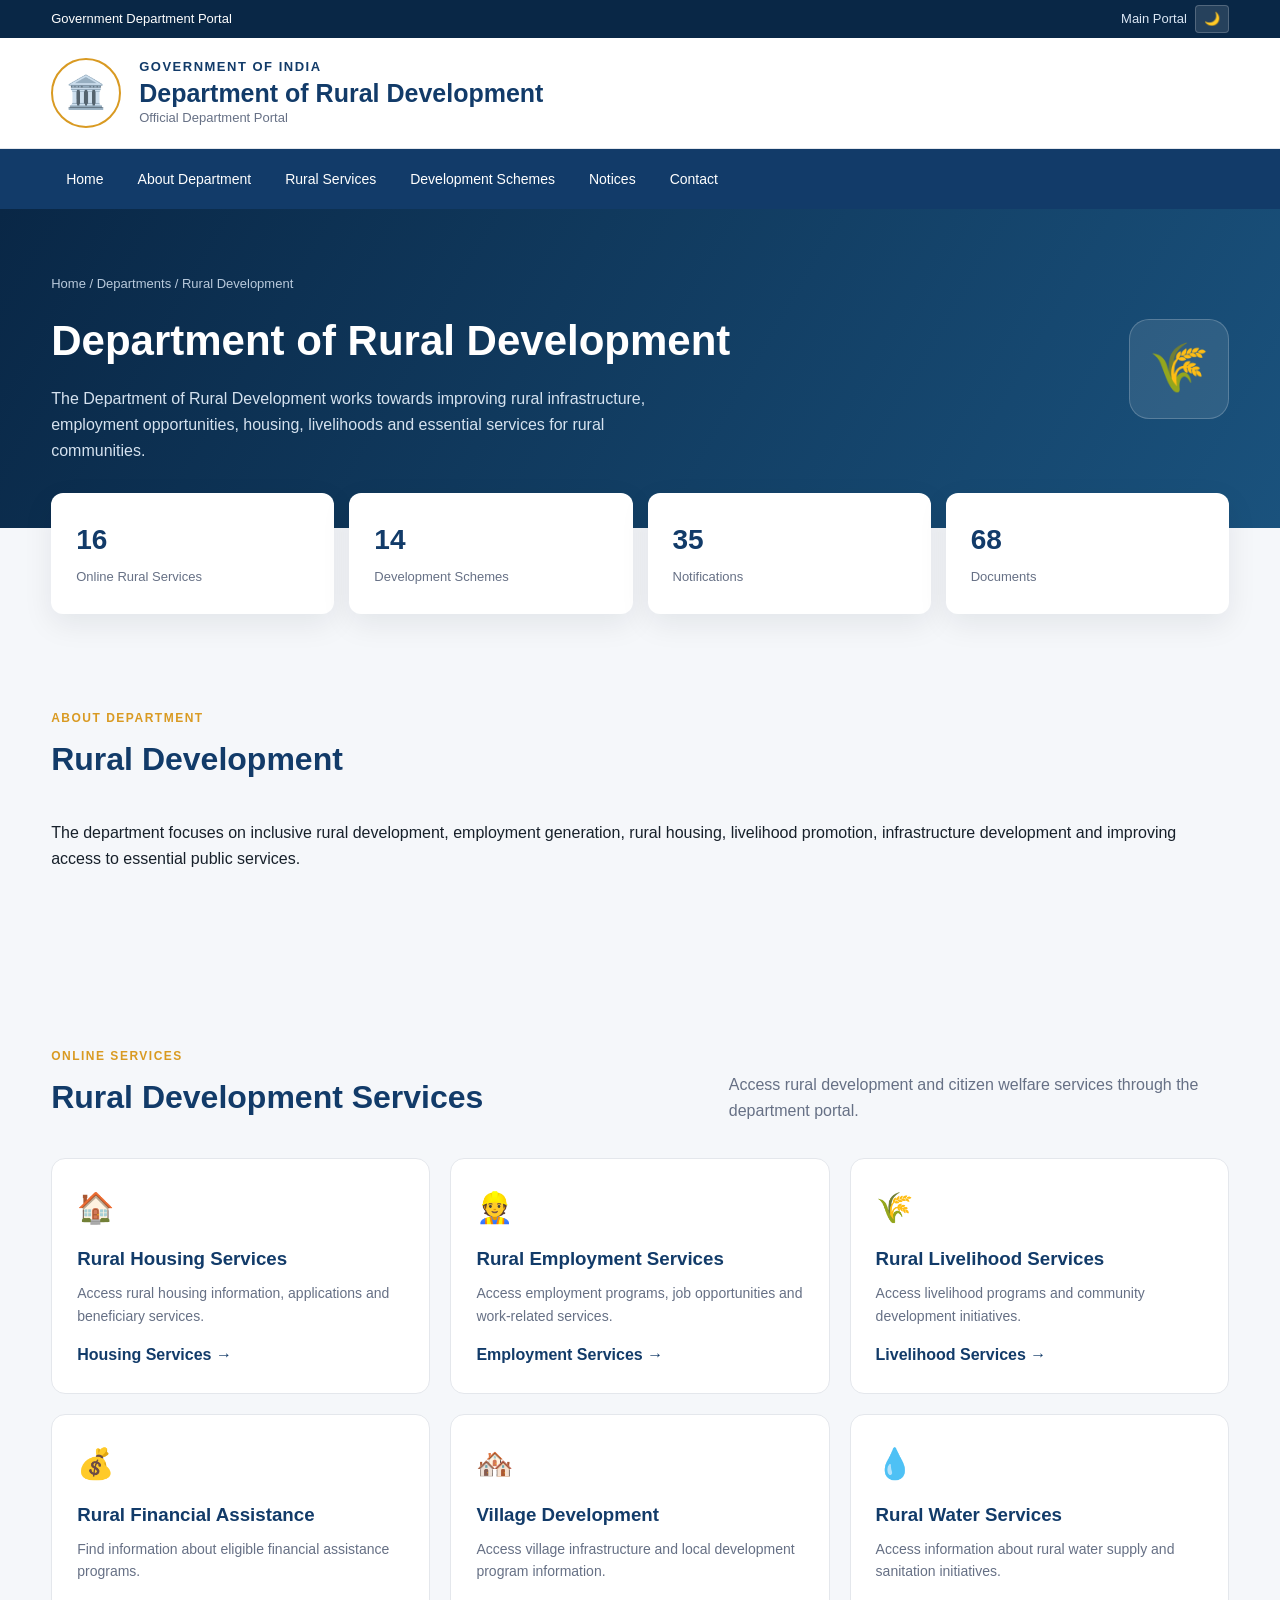
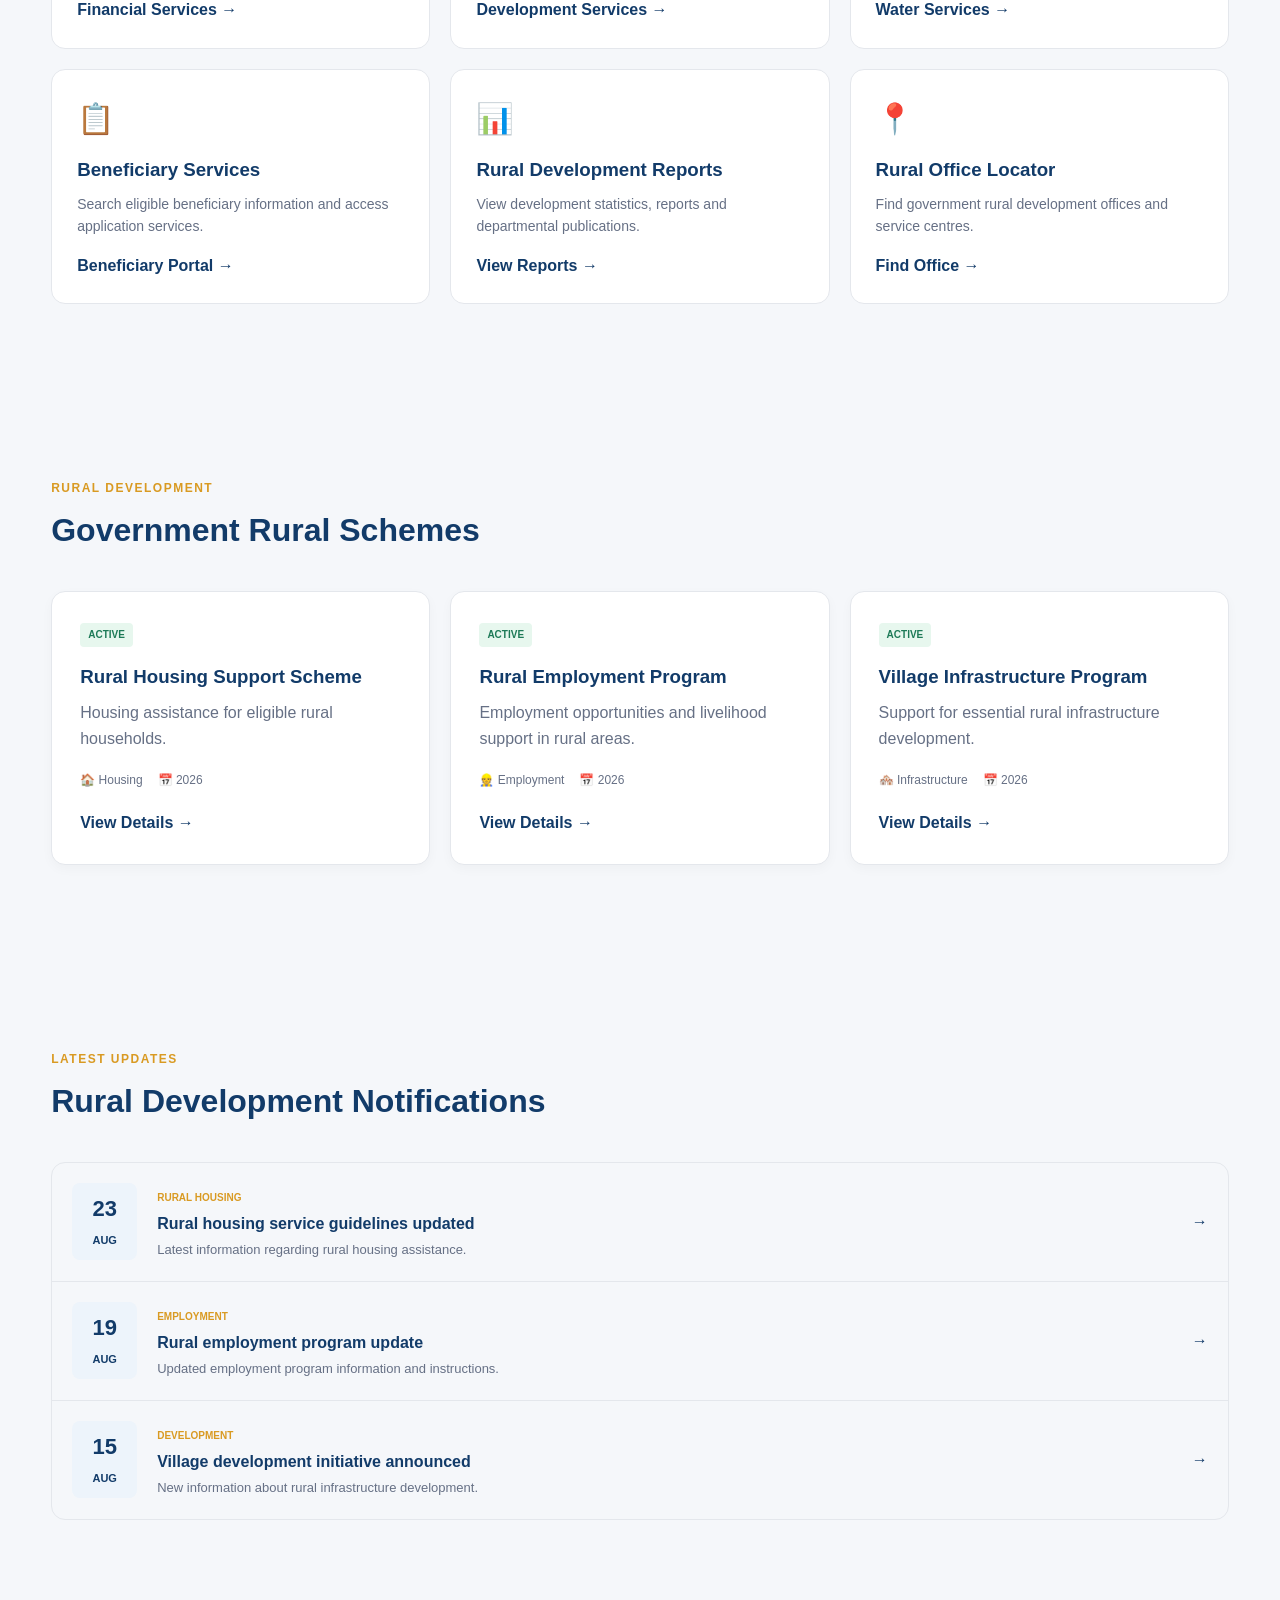
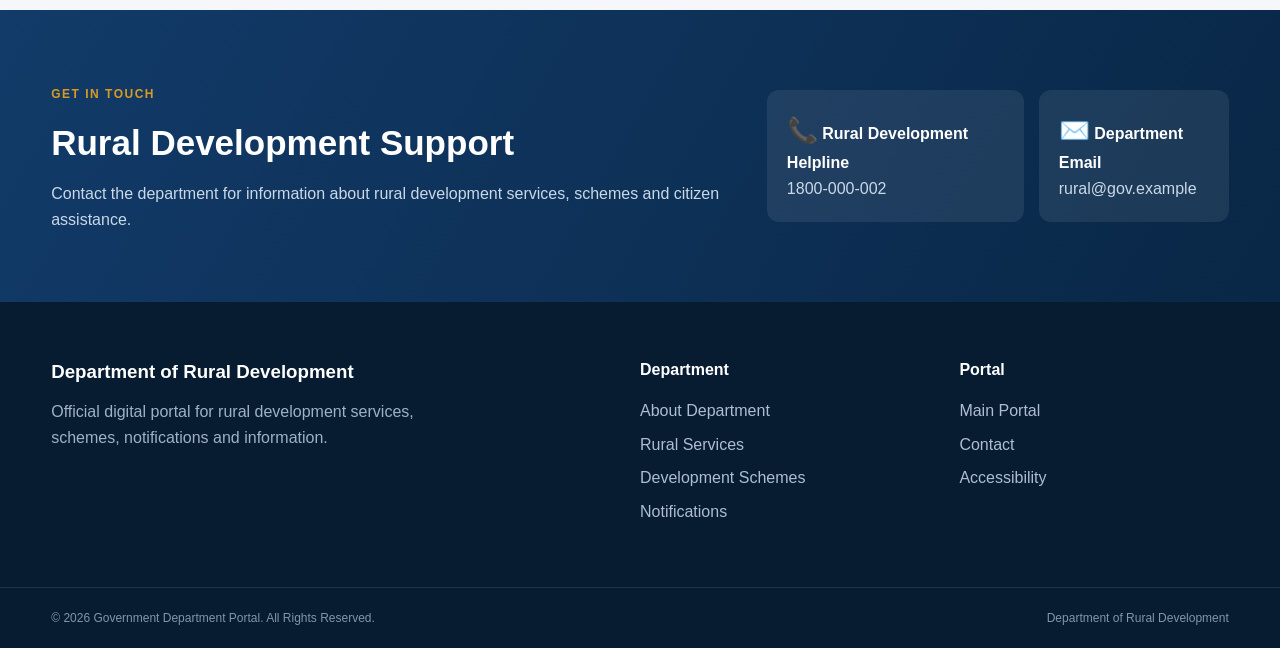
<file: government-department-portal/departments/rural-development.html>
<!DOCTYPE html>
<html lang="en">

<head>

    <meta charset="UTF-8">

    <meta name="viewport" content="width=device-width, initial-scale=1.0">

    <meta
        name="description"
        content="Official Rural Development Department Government Portal"
    >

    <title>
        Rural Development Department | Government Portal
    </title>

    <link rel="stylesheet" href="../css/main.css">
    <link rel="stylesheet" href="../css/department.css">
    <link rel="stylesheet" href="../css/responsive.css">

</head>

<body>


<div class="top-bar">

    <div class="container top-content">

        <span>Government Department Portal</span>

        <div class="top-links">

            <a href="../index.html">
                Main Portal
            </a>

            <button id="themeToggle" aria-label="Toggle dark mode">
                🌙
            </button>

        </div>

    </div>

</div>


<header class="main-header">

    <div class="container header-content">

        <div class="brand">

            <div class="emblem">
                🏛️
            </div>

            <div>

                <p class="government-name">
                    GOVERNMENT OF INDIA
                </p>

                <h1>
                    Department of Rural Development
                </h1>

                <p class="tagline">
                    Official Department Portal
                </p>

            </div>

        </div>

    </div>

</header>


<nav class="navbar">

    <div class="container nav-container">

        <div class="nav-links">

            <a href="../index.html">Home</a>
            <a href="#about">About Department</a>
            <a href="#services">Rural Services</a>
            <a href="#schemes">Development Schemes</a>
            <a href="#notices">Notices</a>
            <a href="#contact">Contact</a>

        </div>

    </div>

</nav>


<main class="department-page">


<section class="department-hero">

    <div class="container department-hero-content">

        <div>

            <div class="department-breadcrumb">
                Home / Departments / Rural Development
            </div>

            <h2>
                Department of Rural Development
            </h2>

            <p>
                The Department of Rural Development works towards
                improving rural infrastructure, employment
                opportunities, housing, livelihoods and essential
                services for rural communities.
            </p>

        </div>

        <div class="department-icon-large">
            🌾
        </div>

    </div>

</section>


<section class="department-stats">

    <div class="container department-stat-grid">

        <div class="department-stat">
            <strong>16</strong>
            <span>Online Rural Services</span>
        </div>

        <div class="department-stat">
            <strong>14</strong>
            <span>Development Schemes</span>
        </div>

        <div class="department-stat">
            <strong>35</strong>
            <span>Notifications</span>
        </div>

        <div class="department-stat">
            <strong>68</strong>
            <span>Documents</span>
        </div>

    </div>

</section>


<section class="section" id="about">

    <div class="container">

        <div class="section-heading">

            <div>

                <span class="section-label">
                    ABOUT DEPARTMENT
                </span>

                <h2>
                    Rural Development
                </h2>

            </div>

        </div>

        <p>
            The department focuses on inclusive rural development,
            employment generation, rural housing, livelihood
            promotion, infrastructure development and improving
            access to essential public services.
        </p>

    </div>

</section>


<section class="department-services" id="services">

    <div class="container">

        <div class="section-heading">

            <div>

                <span class="section-label">
                    ONLINE SERVICES
                </span>

                <h2>
                    Rural Development Services
                </h2>

            </div>

            <p>
                Access rural development and citizen welfare
                services through the department portal.
            </p>

        </div>


        <div class="department-service-grid">


            <article class="department-service-card">

                <div class="icon">🏠</div>

                <h3>
                    Rural Housing Services
                </h3>

                <p>
                    Access rural housing information,
                    applications and beneficiary services.
                </p>

                <a href="#" class="service-link">
                    Housing Services →
                </a>

            </article>


            <article class="department-service-card">

                <div class="icon">👷</div>

                <h3>
                    Rural Employment Services
                </h3>

                <p>
                    Access employment programs, job
                    opportunities and work-related services.
                </p>

                <a href="#" class="service-link">
                    Employment Services →
                </a>

            </article>


            <article class="department-service-card">

                <div class="icon">🌾</div>

                <h3>
                    Rural Livelihood Services
                </h3>

                <p>
                    Access livelihood programs and
                    community development initiatives.
                </p>

                <a href="#" class="service-link">
                    Livelihood Services →
                </a>

            </article>


            <article class="department-service-card">

                <div class="icon">💰</div>

                <h3>
                    Rural Financial Assistance
                </h3>

                <p>
                    Find information about eligible
                    financial assistance programs.
                </p>

                <a href="#" class="service-link">
                    Financial Services →
                </a>

            </article>


            <article class="department-service-card">

                <div class="icon">🏘️</div>

                <h3>
                    Village Development
                </h3>

                <p>
                    Access village infrastructure and
                    local development program information.
                </p>

                <a href="#" class="service-link">
                    Development Services →
                </a>

            </article>


            <article class="department-service-card">

                <div class="icon">💧</div>

                <h3>
                    Rural Water Services
                </h3>

                <p>
                    Access information about rural water
                    supply and sanitation initiatives.
                </p>

                <a href="#" class="service-link">
                    Water Services →
                </a>

            </article>


            <article class="department-service-card">

                <div class="icon">📋</div>

                <h3>
                    Beneficiary Services
                </h3>

                <p>
                    Search eligible beneficiary information
                    and access application services.
                </p>

                <a href="#" class="service-link">
                    Beneficiary Portal →
                </a>

            </article>


            <article class="department-service-card">

                <div class="icon">📊</div>

                <h3>
                    Rural Development Reports
                </h3>

                <p>
                    View development statistics, reports
                    and departmental publications.
                </p>

                <a href="#" class="service-link">
                    View Reports →
                </a>

            </article>


            <article class="department-service-card">

                <div class="icon">📍</div>

                <h3>
                    Rural Office Locator
                </h3>

                <p>
                    Find government rural development
                    offices and service centres.
                </p>

                <a href="#" class="service-link">
                    Find Office →
                </a>

            </article>


        </div>

    </div>

</section>


<section class="section" id="schemes">

    <div class="container">

        <div class="section-heading">

            <div>

                <span class="section-label">
                    RURAL DEVELOPMENT
                </span>

                <h2>
                    Government Rural Schemes
                </h2>

            </div>

        </div>


        <div class="scheme-grid">


            <article class="scheme-card">

                <span class="scheme-status">
                    ACTIVE
                </span>

                <h3>
                    Rural Housing Support Scheme
                </h3>

                <p>
                    Housing assistance for eligible
                    rural households.
                </p>

                <div class="scheme-meta">
                    <span>🏠 Housing</span>
                    <span>📅 2026</span>
                </div>

                <button class="text-button">
                    View Details →
                </button>

            </article>


            <article class="scheme-card">

                <span class="scheme-status">
                    ACTIVE
                </span>

                <h3>
                    Rural Employment Program
                </h3>

                <p>
                    Employment opportunities and
                    livelihood support in rural areas.
                </p>

                <div class="scheme-meta">
                    <span>👷 Employment</span>
                    <span>📅 2026</span>
                </div>

                <button class="text-button">
                    View Details →
                </button>

            </article>


            <article class="scheme-card">

                <span class="scheme-status">
                    ACTIVE
                </span>

                <h3>
                    Village Infrastructure Program
                </h3>

                <p>
                    Support for essential rural
                    infrastructure development.
                </p>

                <div class="scheme-meta">
                    <span>🏘️ Infrastructure</span>
                    <span>📅 2026</span>
                </div>

                <button class="text-button">
                    View Details →
                </button>

            </article>


        </div>

    </div>

</section>


<section class="section" id="notices">

    <div class="container">

        <div class="section-heading">

            <div>

                <span class="section-label">
                    LATEST UPDATES
                </span>

                <h2>
                    Rural Development Notifications
                </h2>

            </div>

        </div>


        <div class="notice-list">


            <div class="notice-item">

                <div class="notice-date">
                    <strong>23</strong>
                    <span>AUG</span>
                </div>

                <div class="notice-content">

                    <span class="notice-tag">
                        RURAL HOUSING
                    </span>

                    <h3>
                        Rural housing service guidelines updated
                    </h3>

                    <p>
                        Latest information regarding rural
                        housing assistance.
                    </p>

                </div>

                <span class="arrow">→</span>

            </div>


            <div class="notice-item">

                <div class="notice-date">
                    <strong>19</strong>
                    <span>AUG</span>
                </div>

                <div class="notice-content">

                    <span class="notice-tag">
                        EMPLOYMENT
                    </span>

                    <h3>
                        Rural employment program update
                    </h3>

                    <p>
                        Updated employment program
                        information and instructions.
                    </p>

                </div>

                <span class="arrow">→</span>

            </div>


            <div class="notice-item">

                <div class="notice-date">
                    <strong>15</strong>
                    <span>AUG</span>
                </div>

                <div class="notice-content">

                    <span class="notice-tag">
                        DEVELOPMENT
                    </span>

                    <h3>
                        Village development initiative announced
                    </h3>

                    <p>
                        New information about rural
                        infrastructure development.
                    </p>

                </div>

                <span class="arrow">→</span>

            </div>


        </div>

    </div>

</section>


<section class="contact-section" id="contact">

    <div class="container contact-grid">

        <div>

            <span class="section-label">
                GET IN TOUCH
            </span>

            <h2>
                Rural Development Support
            </h2>

            <p>
                Contact the department for information
                about rural development services,
                schemes and citizen assistance.
            </p>

        </div>


        <div class="contact-cards">

            <div>
                <span>📞</span>

                <strong>
                    Rural Development Helpline
                </strong>

                <p>
                    1800-000-002
                </p>
            </div>


            <div>
                <span>✉️</span>

                <strong>
                    Department Email
                </strong>

                <p>
                    rural@gov.example
                </p>
            </div>

        </div>

    </div>

</section>


</main>


<footer>

    <div class="container footer-grid">

        <div>

            <h3>
                Department of Rural Development
            </h3>

            <p>
                Official digital portal for rural
                development services, schemes,
                notifications and information.
            </p>

        </div>


        <div>

            <h4>Department</h4>

            <a href="#about">About Department</a>
            <a href="#services">Rural Services</a>
            <a href="#schemes">Development Schemes</a>
            <a href="#notices">Notifications</a>

        </div>


        <div>

            <h4>Portal</h4>

            <a href="../index.html">Main Portal</a>
            <a href="#contact">Contact</a>
            <a href="#">Accessibility</a>

        </div>

    </div>


    <div class="footer-bottom">

        <div class="container">

            <p>
                © 2026 Government Department Portal.
                All Rights Reserved.
            </p>

            <p>
                Department of Rural Development
            </p>

        </div>

    </div>

</footer>


<script src="../js/main.js"></script>

</body>
</html>
</file>
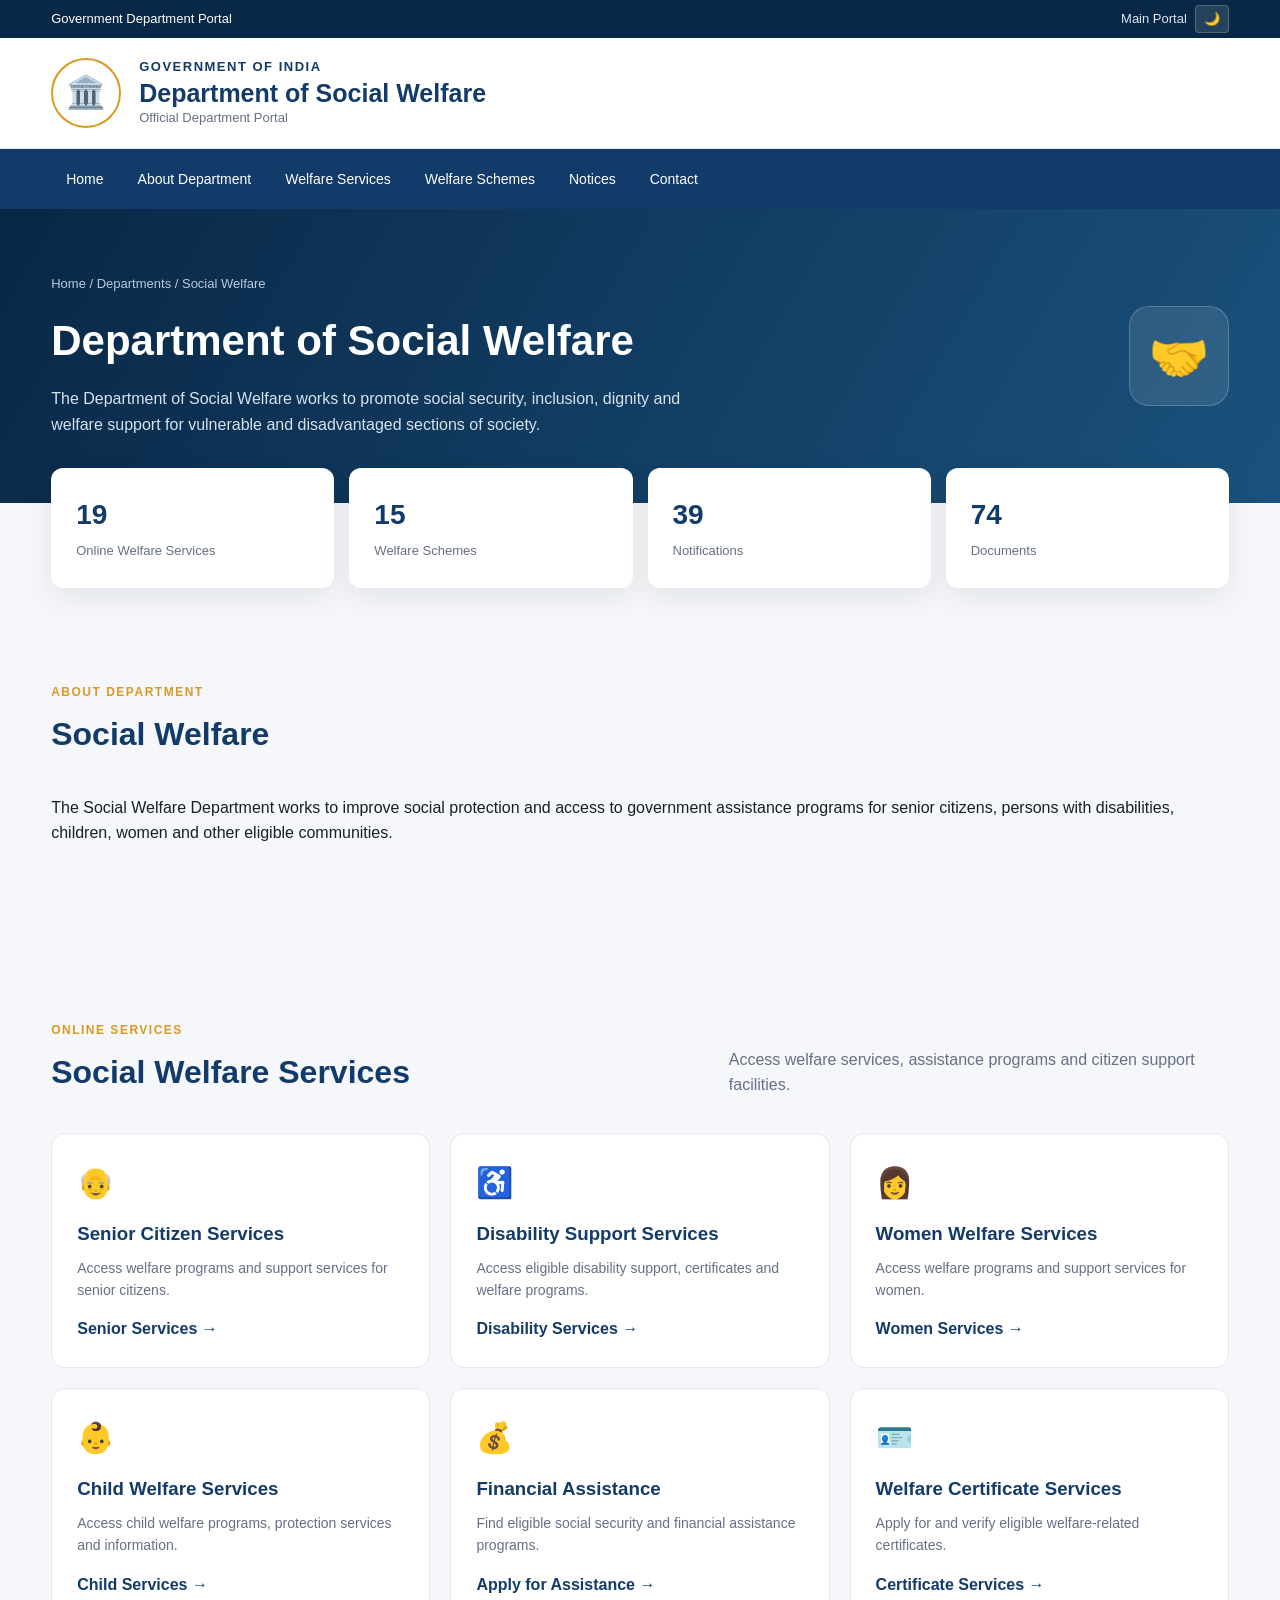
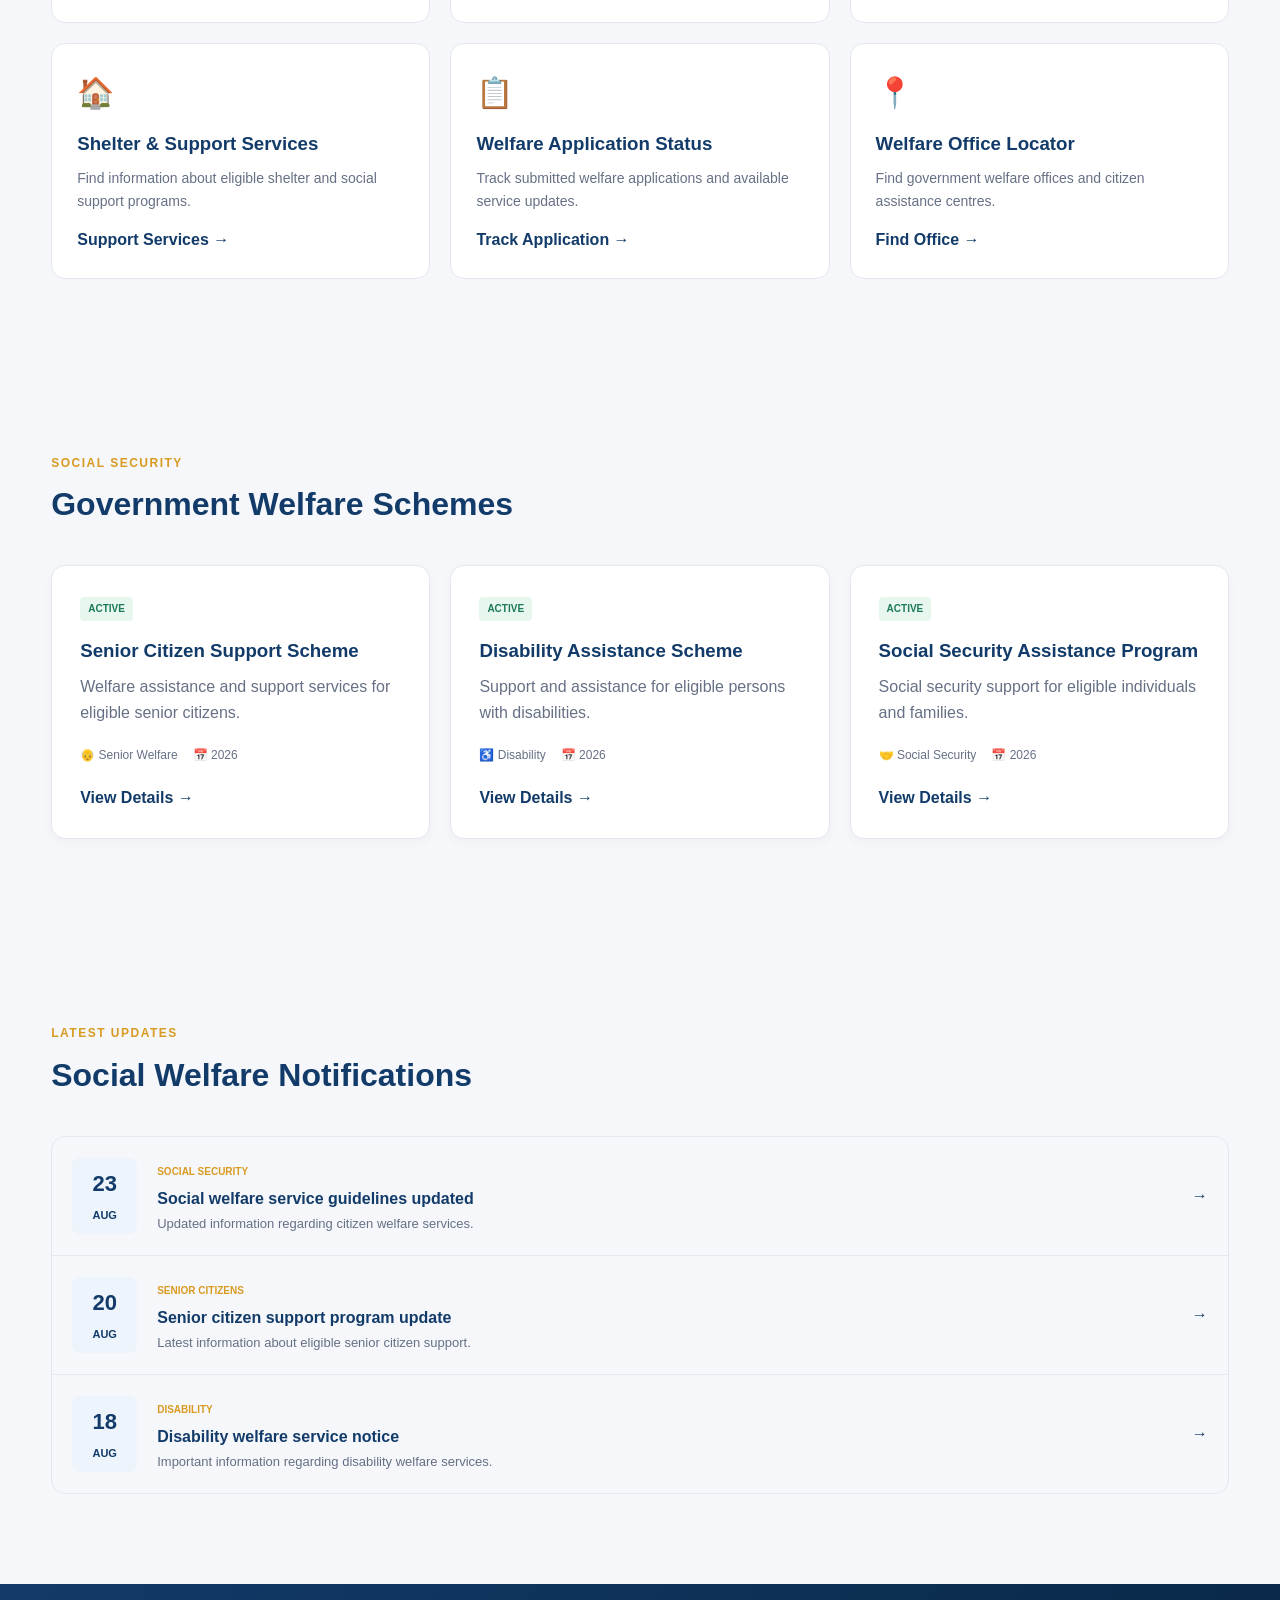
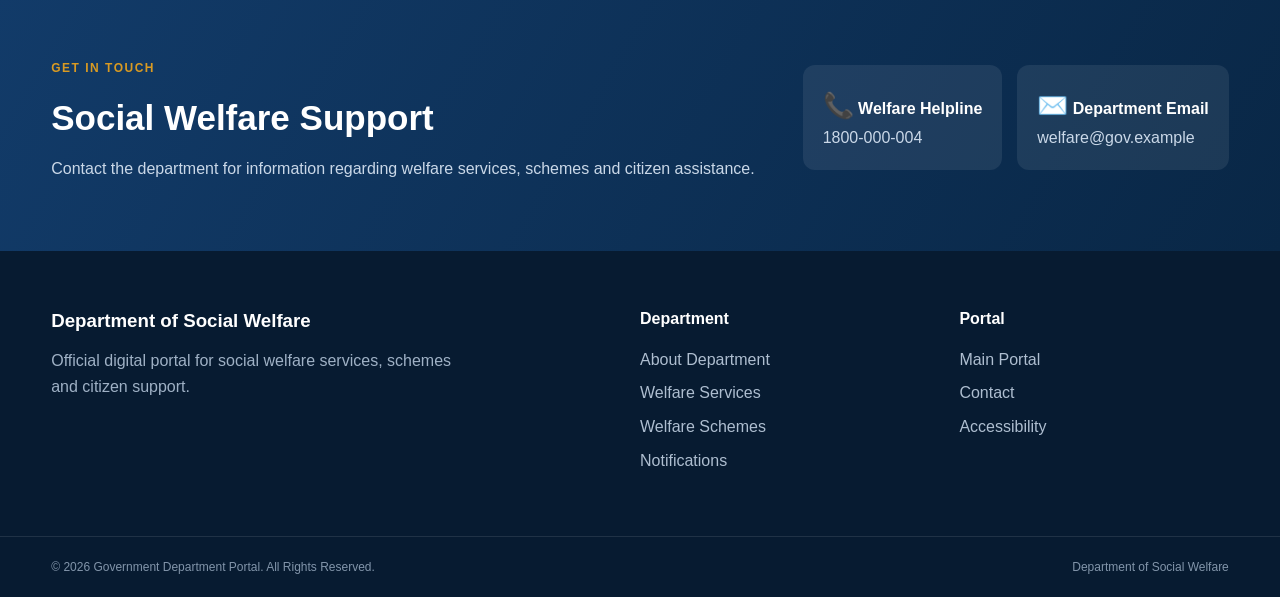
<file: government-department-portal/departments/social-welfare.html>
<!DOCTYPE html>
<html lang="en">

<head>

    <meta charset="UTF-8">

    <meta name="viewport" content="width=device-width, initial-scale=1.0">

    <meta
        name="description"
        content="Official Social Welfare Department Government Portal"
    >

    <title>
        Social Welfare Department | Government Portal
    </title>

    <link rel="stylesheet" href="../css/main.css">
    <link rel="stylesheet" href="../css/department.css">
    <link rel="stylesheet" href="../css/responsive.css">

</head>

<body>


<div class="top-bar">

    <div class="container top-content">

        <span>Government Department Portal</span>

        <div class="top-links">

            <a href="../index.html">
                Main Portal
            </a>

            <button id="themeToggle" aria-label="Toggle dark mode">
                🌙
            </button>

        </div>

    </div>

</div>


<header class="main-header">

    <div class="container header-content">

        <div class="brand">

            <div class="emblem">🏛️</div>

            <div>

                <p class="government-name">
                    GOVERNMENT OF INDIA
                </p>

                <h1>
                    Department of Social Welfare
                </h1>

                <p class="tagline">
                    Official Department Portal
                </p>

            </div>

        </div>

    </div>

</header>


<nav class="navbar">

    <div class="container nav-container">

        <div class="nav-links">

            <a href="../index.html">Home</a>
            <a href="#about">About Department</a>
            <a href="#services">Welfare Services</a>
            <a href="#schemes">Welfare Schemes</a>
            <a href="#notices">Notices</a>
            <a href="#contact">Contact</a>

        </div>

    </div>

</nav>


<main class="department-page">


<section class="department-hero">

    <div class="container department-hero-content">

        <div>

            <div class="department-breadcrumb">
                Home / Departments / Social Welfare
            </div>

            <h2>
                Department of Social Welfare
            </h2>

            <p>
                The Department of Social Welfare works to promote
                social security, inclusion, dignity and welfare
                support for vulnerable and disadvantaged sections
                of society.
            </p>

        </div>

        <div class="department-icon-large">
            🤝
        </div>

    </div>

</section>


<section class="department-stats">

    <div class="container department-stat-grid">

        <div class="department-stat">
            <strong>19</strong>
            <span>Online Welfare Services</span>
        </div>

        <div class="department-stat">
            <strong>15</strong>
            <span>Welfare Schemes</span>
        </div>

        <div class="department-stat">
            <strong>39</strong>
            <span>Notifications</span>
        </div>

        <div class="department-stat">
            <strong>74</strong>
            <span>Documents</span>
        </div>

    </div>

</section>


<section class="section" id="about">

    <div class="container">

        <div class="section-heading">

            <div>

                <span class="section-label">
                    ABOUT DEPARTMENT
                </span>

                <h2>
                    Social Welfare
                </h2>

            </div>

        </div>

        <p>
            The Social Welfare Department works to improve
            social protection and access to government
            assistance programs for senior citizens, persons
            with disabilities, children, women and other
            eligible communities.
        </p>

    </div>

</section>


<section class="department-services" id="services">

    <div class="container">

        <div class="section-heading">

            <div>

                <span class="section-label">
                    ONLINE SERVICES
                </span>

                <h2>
                    Social Welfare Services
                </h2>

            </div>

            <p>
                Access welfare services, assistance programs
                and citizen support facilities.
            </p>

        </div>


        <div class="department-service-grid">


            <article class="department-service-card">

                <div class="icon">👴</div>

                <h3>
                    Senior Citizen Services
                </h3>

                <p>
                    Access welfare programs and support
                    services for senior citizens.
                </p>

                <a href="#" class="service-link">
                    Senior Services →
                </a>

            </article>


            <article class="department-service-card">

                <div class="icon">♿</div>

                <h3>
                    Disability Support Services
                </h3>

                <p>
                    Access eligible disability support,
                    certificates and welfare programs.
                </p>

                <a href="#" class="service-link">
                    Disability Services →
                </a>

            </article>


            <article class="department-service-card">

                <div class="icon">👩</div>

                <h3>
                    Women Welfare Services
                </h3>

                <p>
                    Access welfare programs and support
                    services for women.
                </p>

                <a href="#" class="service-link">
                    Women Services →
                </a>

            </article>


            <article class="department-service-card">

                <div class="icon">👶</div>

                <h3>
                    Child Welfare Services
                </h3>

                <p>
                    Access child welfare programs,
                    protection services and information.
                </p>

                <a href="#" class="service-link">
                    Child Services →
                </a>

            </article>


            <article class="department-service-card">

                <div class="icon">💰</div>

                <h3>
                    Financial Assistance
                </h3>

                <p>
                    Find eligible social security and
                    financial assistance programs.
                </p>

                <a href="#" class="service-link">
                    Apply for Assistance →
                </a>

            </article>


            <article class="department-service-card">

                <div class="icon">🪪</div>

                <h3>
                    Welfare Certificate Services
                </h3>

                <p>
                    Apply for and verify eligible
                    welfare-related certificates.
                </p>

                <a href="#" class="service-link">
                    Certificate Services →
                </a>

            </article>


            <article class="department-service-card">

                <div class="icon">🏠</div>

                <h3>
                    Shelter & Support Services
                </h3>

                <p>
                    Find information about eligible
                    shelter and social support programs.
                </p>

                <a href="#" class="service-link">
                    Support Services →
                </a>

            </article>


            <article class="department-service-card">

                <div class="icon">📋</div>

                <h3>
                    Welfare Application Status
                </h3>

                <p>
                    Track submitted welfare applications
                    and available service updates.
                </p>

                <a href="#" class="service-link">
                    Track Application →
                </a>

            </article>


            <article class="department-service-card">

                <div class="icon">📍</div>

                <h3>
                    Welfare Office Locator
                </h3>

                <p>
                    Find government welfare offices and
                    citizen assistance centres.
                </p>

                <a href="#" class="service-link">
                    Find Office →
                </a>

            </article>


        </div>

    </div>

</section>


<section class="section" id="schemes">

    <div class="container">

        <div class="section-heading">

            <div>

                <span class="section-label">
                    SOCIAL SECURITY
                </span>

                <h2>
                    Government Welfare Schemes
                </h2>

            </div>

        </div>


        <div class="scheme-grid">


            <article class="scheme-card">

                <span class="scheme-status">
                    ACTIVE
                </span>

                <h3>
                    Senior Citizen Support Scheme
                </h3>

                <p>
                    Welfare assistance and support
                    services for eligible senior citizens.
                </p>

                <div class="scheme-meta">
                    <span>👴 Senior Welfare</span>
                    <span>📅 2026</span>
                </div>

                <button class="text-button">
                    View Details →
                </button>

            </article>


            <article class="scheme-card">

                <span class="scheme-status">
                    ACTIVE
                </span>

                <h3>
                    Disability Assistance Scheme
                </h3>

                <p>
                    Support and assistance for eligible
                    persons with disabilities.
                </p>

                <div class="scheme-meta">
                    <span>♿ Disability</span>
                    <span>📅 2026</span>
                </div>

                <button class="text-button">
                    View Details →
                </button>

            </article>


            <article class="scheme-card">

                <span class="scheme-status">
                    ACTIVE
                </span>

                <h3>
                    Social Security Assistance Program
                </h3>

                <p>
                    Social security support for eligible
                    individuals and families.
                </p>

                <div class="scheme-meta">
                    <span>🤝 Social Security</span>
                    <span>📅 2026</span>
                </div>

                <button class="text-button">
                    View Details →
                </button>

            </article>


        </div>

    </div>

</section>


<section class="section" id="notices">

    <div class="container">

        <div class="section-heading">

            <div>

                <span class="section-label">
                    LATEST UPDATES
                </span>

                <h2>
                    Social Welfare Notifications
                </h2>

            </div>

        </div>


        <div class="notice-list">


            <div class="notice-item">

                <div class="notice-date">
                    <strong>23</strong>
                    <span>AUG</span>
                </div>

                <div class="notice-content">

                    <span class="notice-tag">
                        SOCIAL SECURITY
                    </span>

                    <h3>
                        Social welfare service guidelines updated
                    </h3>

                    <p>
                        Updated information regarding
                        citizen welfare services.
                    </p>

                </div>

                <span class="arrow">→</span>

            </div>


            <div class="notice-item">

                <div class="notice-date">
                    <strong>20</strong>
                    <span>AUG</span>
                </div>

                <div class="notice-content">

                    <span class="notice-tag">
                        SENIOR CITIZENS
                    </span>

                    <h3>
                        Senior citizen support program update
                    </h3>

                    <p>
                        Latest information about eligible
                        senior citizen support.
                    </p>

                </div>

                <span class="arrow">→</span>

            </div>


            <div class="notice-item">

                <div class="notice-date">
                    <strong>18</strong>
                    <span>AUG</span>
                </div>

                <div class="notice-content">

                    <span class="notice-tag">
                        DISABILITY
                    </span>

                    <h3>
                        Disability welfare service notice
                    </h3>

                    <p>
                        Important information regarding
                        disability welfare services.
                    </p>

                </div>

                <span class="arrow">→</span>

            </div>


        </div>

    </div>

</section>


<section class="contact-section" id="contact">

    <div class="container contact-grid">

        <div>

            <span class="section-label">
                GET IN TOUCH
            </span>

            <h2>
                Social Welfare Support
            </h2>

            <p>
                Contact the department for information
                regarding welfare services, schemes
                and citizen assistance.
            </p>

        </div>


        <div class="contact-cards">

            <div>

                <span>📞</span>

                <strong>
                    Welfare Helpline
                </strong>

                <p>
                    1800-000-004
                </p>

            </div>


            <div>

                <span>✉️</span>

                <strong>
                    Department Email
                </strong>

                <p>
                    welfare@gov.example
                </p>

            </div>

        </div>

    </div>

</section>


</main>


<footer>

    <div class="container footer-grid">

        <div>

            <h3>
                Department of Social Welfare
            </h3>

            <p>
                Official digital portal for social
                welfare services, schemes and
                citizen support.
            </p>

        </div>


        <div>

            <h4>Department</h4>

            <a href="#about">About Department</a>
            <a href="#services">Welfare Services</a>
            <a href="#schemes">Welfare Schemes</a>
            <a href="#notices">Notifications</a>

        </div>


        <div>

            <h4>Portal</h4>

            <a href="../index.html">Main Portal</a>
            <a href="#contact">Contact</a>
            <a href="#">Accessibility</a>

        </div>

    </div>


    <div class="footer-bottom">

        <div class="container">

            <p>
                © 2026 Government Department Portal.
                All Rights Reserved.
            </p>

            <p>
                Department of Social Welfare
            </p>

        </div>

    </div>

</footer>


<script src="../js/main.js"></script>

</body>
</html>
</file>
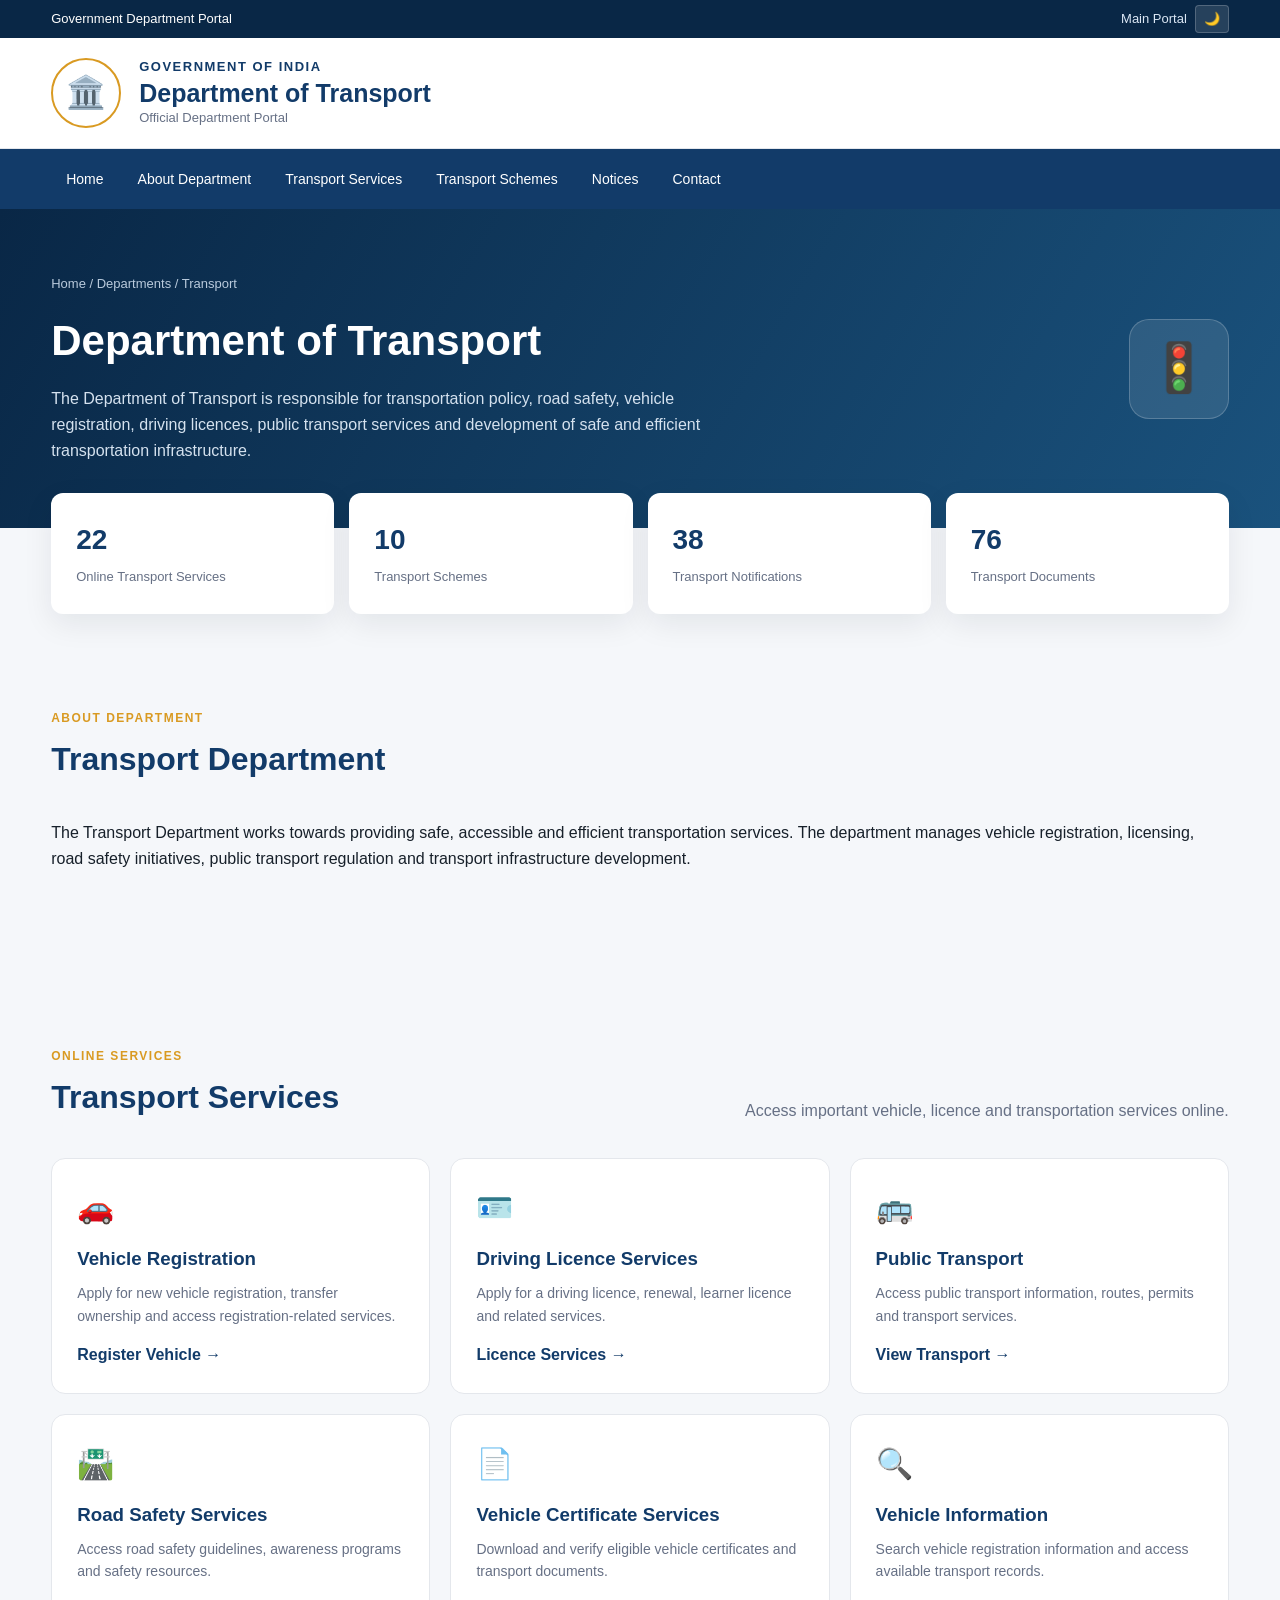
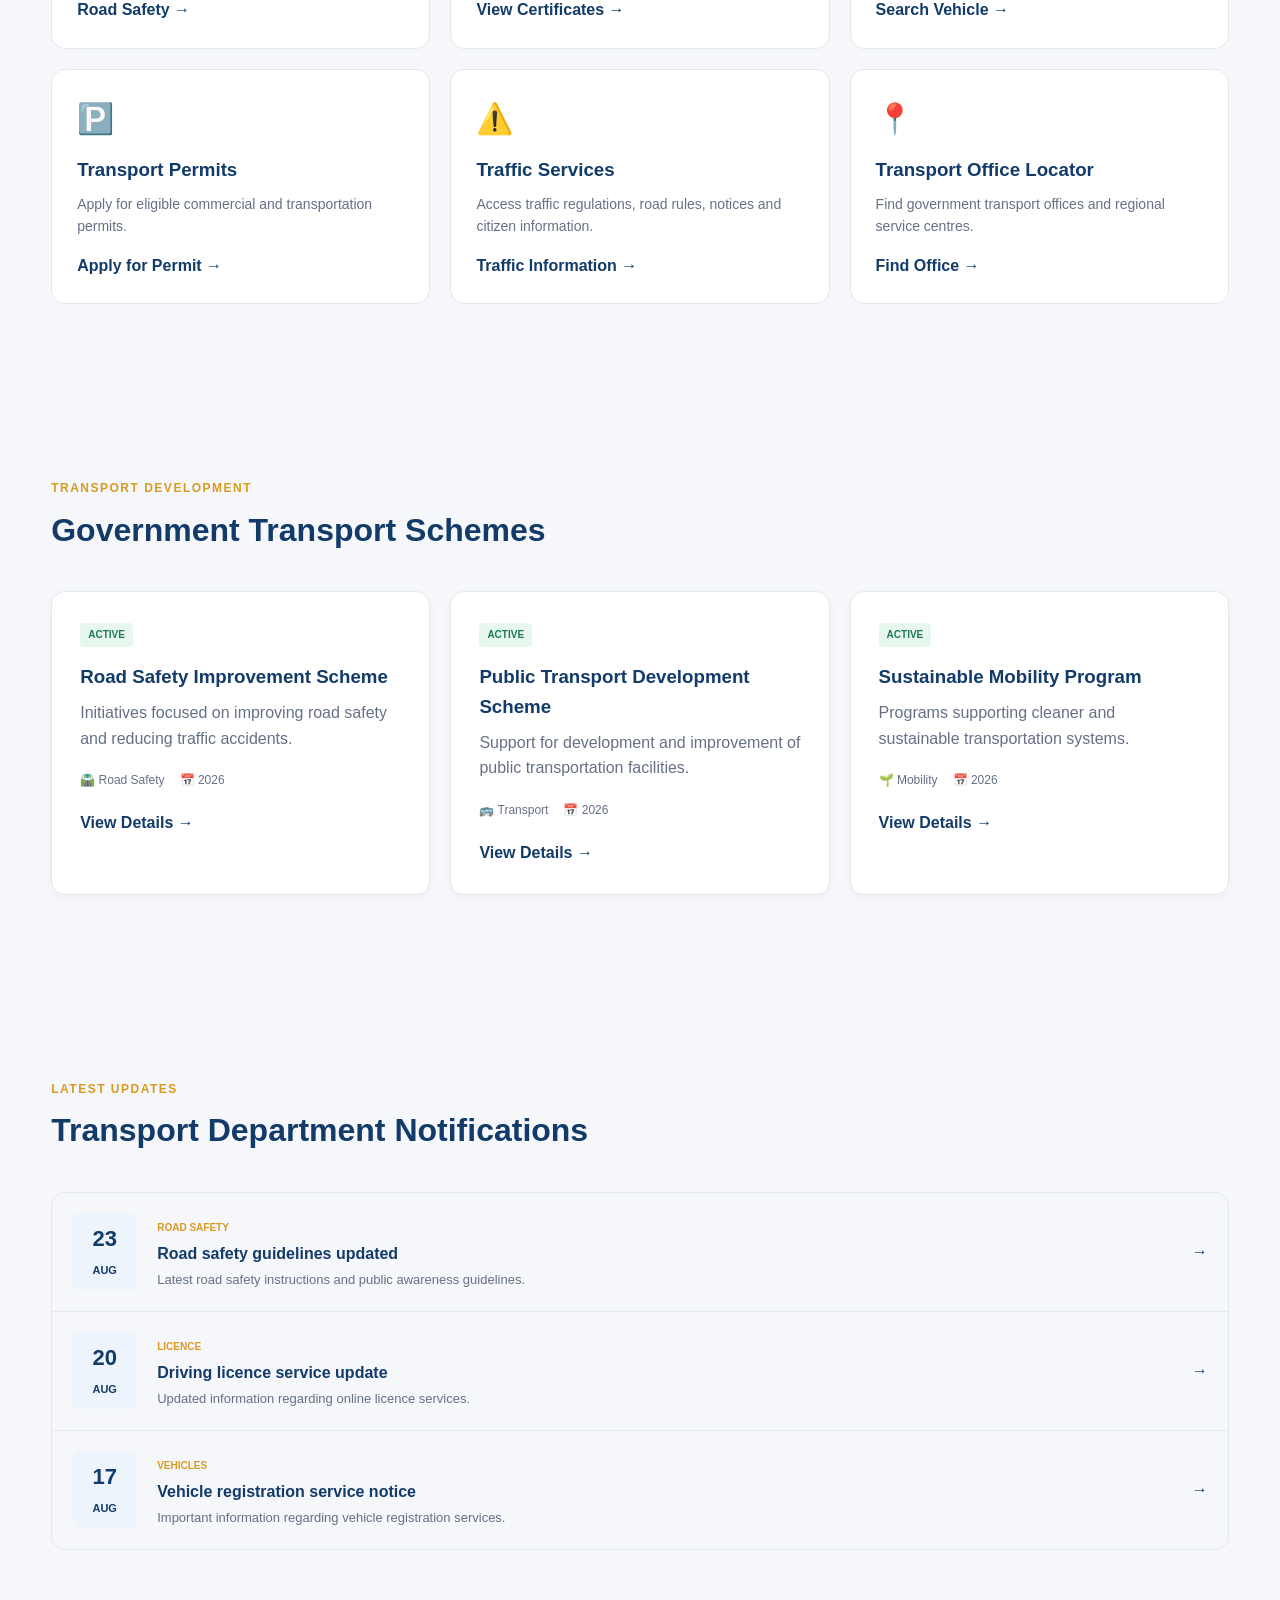
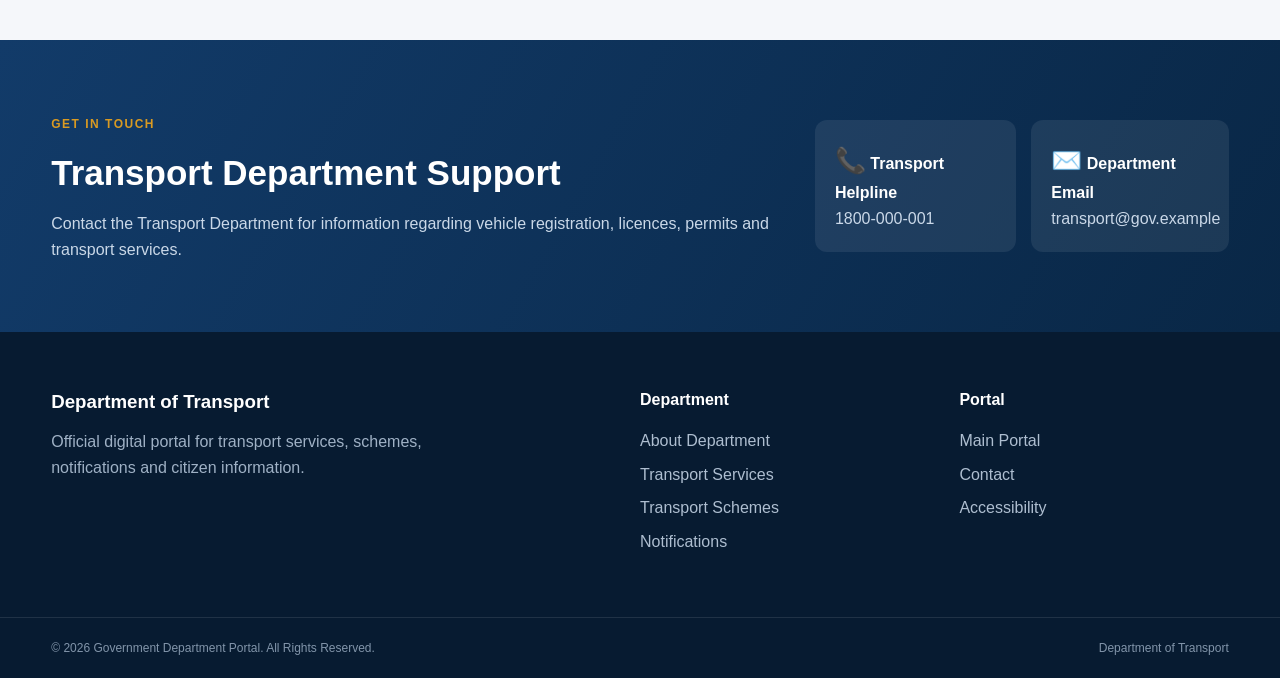
<file: government-department-portal/departments/transport.html>
<!DOCTYPE html>
<html lang="en">

<head>
    <meta charset="UTF-8">

    <meta name="viewport" content="width=device-width, initial-scale=1.0">

    <meta
        name="description"
        content="Official Transport Department Government Portal"
    >

    <title>
        Transport Department | Government Portal
    </title>

    <link rel="stylesheet" href="../css/main.css">
    <link rel="stylesheet" href="../css/department.css">
    <link rel="stylesheet" href="../css/responsive.css">
</head>

<body>

<!-- TOP BAR -->

<div class="top-bar">
    <div class="container top-content">

        <span>Government Department Portal</span>

        <div class="top-links">
            <a href="../index.html">Main Portal</a>

            <button
                id="themeToggle"
                aria-label="Toggle dark mode"
            >
                🌙
            </button>
        </div>

    </div>
</div>


<!-- HEADER -->

<header class="main-header">

    <div class="container header-content">

        <div class="brand">

            <div class="emblem">🏛️</div>

            <div>

                <p class="government-name">
                    GOVERNMENT OF INDIA
                </p>

                <h1>
                    Department of Transport
                </h1>

                <p class="tagline">
                    Official Department Portal
                </p>

            </div>

        </div>

    </div>

</header>


<!-- NAVIGATION -->

<nav class="navbar">

    <div class="container nav-container">

        <div class="nav-links">

            <a href="../index.html">Home</a>
            <a href="#about">About Department</a>
            <a href="#services">Transport Services</a>
            <a href="#schemes">Transport Schemes</a>
            <a href="#notices">Notices</a>
            <a href="#contact">Contact</a>

        </div>

    </div>

</nav>


<main class="department-page">


<!-- HERO -->

<section class="department-hero">

    <div class="container department-hero-content">

        <div>

            <div class="department-breadcrumb">
                Home / Departments / Transport
            </div>

            <h2>
                Department of Transport
            </h2>

            <p>
                The Department of Transport is responsible for
                transportation policy, road safety, vehicle
                registration, driving licences, public transport
                services and development of safe and efficient
                transportation infrastructure.
            </p>

        </div>

        <div class="department-icon-large">
            🚦
        </div>

    </div>

</section>


<!-- STATISTICS -->

<section class="department-stats">

    <div class="container department-stat-grid">

        <div class="department-stat">
            <strong>22</strong>
            <span>Online Transport Services</span>
        </div>

        <div class="department-stat">
            <strong>10</strong>
            <span>Transport Schemes</span>
        </div>

        <div class="department-stat">
            <strong>38</strong>
            <span>Transport Notifications</span>
        </div>

        <div class="department-stat">
            <strong>76</strong>
            <span>Transport Documents</span>
        </div>

    </div>

</section>


<!-- ABOUT -->

<section class="section" id="about">

    <div class="container">

        <div class="section-heading">

            <div>
                <span class="section-label">
                    ABOUT DEPARTMENT
                </span>

                <h2>
                    Transport Department
                </h2>
            </div>

        </div>

        <p>
            The Transport Department works towards providing
            safe, accessible and efficient transportation
            services. The department manages vehicle
            registration, licensing, road safety initiatives,
            public transport regulation and transport
            infrastructure development.
        </p>

    </div>

</section>


<!-- SERVICES -->

<section class="department-services" id="services">

    <div class="container">

        <div class="section-heading">

            <div>

                <span class="section-label">
                    ONLINE SERVICES
                </span>

                <h2>
                    Transport Services
                </h2>

            </div>

            <p>
                Access important vehicle, licence and
                transportation services online.
            </p>

        </div>


        <div class="department-service-grid">


            <article class="department-service-card">

                <div class="icon">🚗</div>

                <h3>
                    Vehicle Registration
                </h3>

                <p>
                    Apply for new vehicle registration,
                    transfer ownership and access
                    registration-related services.
                </p>

                <a href="#" class="service-link">
                    Register Vehicle →
                </a>

            </article>


            <article class="department-service-card">

                <div class="icon">🪪</div>

                <h3>
                    Driving Licence Services
                </h3>

                <p>
                    Apply for a driving licence, renewal,
                    learner licence and related services.
                </p>

                <a href="#" class="service-link">
                    Licence Services →
                </a>

            </article>


            <article class="department-service-card">

                <div class="icon">🚌</div>

                <h3>
                    Public Transport
                </h3>

                <p>
                    Access public transport information,
                    routes, permits and transport services.
                </p>

                <a href="#" class="service-link">
                    View Transport →
                </a>

            </article>


            <article class="department-service-card">

                <div class="icon">🛣️</div>

                <h3>
                    Road Safety Services
                </h3>

                <p>
                    Access road safety guidelines,
                    awareness programs and safety resources.
                </p>

                <a href="#" class="service-link">
                    Road Safety →
                </a>

            </article>


            <article class="department-service-card">

                <div class="icon">📄</div>

                <h3>
                    Vehicle Certificate Services
                </h3>

                <p>
                    Download and verify eligible vehicle
                    certificates and transport documents.
                </p>

                <a href="#" class="service-link">
                    View Certificates →
                </a>

            </article>


            <article class="department-service-card">

                <div class="icon">🔍</div>

                <h3>
                    Vehicle Information
                </h3>

                <p>
                    Search vehicle registration information
                    and access available transport records.
                </p>

                <a href="#" class="service-link">
                    Search Vehicle →
                </a>

            </article>


            <article class="department-service-card">

                <div class="icon">🅿️</div>

                <h3>
                    Transport Permits
                </h3>

                <p>
                    Apply for eligible commercial and
                    transportation permits.
                </p>

                <a href="#" class="service-link">
                    Apply for Permit →
                </a>

            </article>


            <article class="department-service-card">

                <div class="icon">⚠️</div>

                <h3>
                    Traffic Services
                </h3>

                <p>
                    Access traffic regulations, road rules,
                    notices and citizen information.
                </p>

                <a href="#" class="service-link">
                    Traffic Information →
                </a>

            </article>


            <article class="department-service-card">

                <div class="icon">📍</div>

                <h3>
                    Transport Office Locator
                </h3>

                <p>
                    Find government transport offices
                    and regional service centres.
                </p>

                <a href="#" class="service-link">
                    Find Office →
                </a>

            </article>


        </div>

    </div>

</section>


<!-- SCHEMES -->

<section class="section" id="schemes">

    <div class="container">

        <div class="section-heading">

            <div>

                <span class="section-label">
                    TRANSPORT DEVELOPMENT
                </span>

                <h2>
                    Government Transport Schemes
                </h2>

            </div>

        </div>


        <div class="scheme-grid">


            <article class="scheme-card">

                <span class="scheme-status">
                    ACTIVE
                </span>

                <h3>
                    Road Safety Improvement Scheme
                </h3>

                <p>
                    Initiatives focused on improving road
                    safety and reducing traffic accidents.
                </p>

                <div class="scheme-meta">

                    <span>🛣️ Road Safety</span>
                    <span>📅 2026</span>

                </div>

                <button class="text-button">
                    View Details →
                </button>

            </article>


            <article class="scheme-card">

                <span class="scheme-status">
                    ACTIVE
                </span>

                <h3>
                    Public Transport Development Scheme
                </h3>

                <p>
                    Support for development and improvement
                    of public transportation facilities.
                </p>

                <div class="scheme-meta">

                    <span>🚌 Transport</span>
                    <span>📅 2026</span>

                </div>

                <button class="text-button">
                    View Details →
                </button>

            </article>


            <article class="scheme-card">

                <span class="scheme-status">
                    ACTIVE
                </span>

                <h3>
                    Sustainable Mobility Program
                </h3>

                <p>
                    Programs supporting cleaner and
                    sustainable transportation systems.
                </p>

                <div class="scheme-meta">

                    <span>🌱 Mobility</span>
                    <span>📅 2026</span>

                </div>

                <button class="text-button">
                    View Details →
                </button>

            </article>


        </div>

    </div>

</section>


<!-- NOTICES -->

<section class="section" id="notices">

    <div class="container">

        <div class="section-heading">

            <div>

                <span class="section-label">
                    LATEST UPDATES
                </span>

                <h2>
                    Transport Department Notifications
                </h2>

            </div>

        </div>


        <div class="notice-list">


            <div class="notice-item">

                <div class="notice-date">
                    <strong>23</strong>
                    <span>AUG</span>
                </div>

                <div class="notice-content">

                    <span class="notice-tag">
                        ROAD SAFETY
                    </span>

                    <h3>
                        Road safety guidelines updated
                    </h3>

                    <p>
                        Latest road safety instructions
                        and public awareness guidelines.
                    </p>

                </div>

                <span class="arrow">→</span>

            </div>


            <div class="notice-item">

                <div class="notice-date">
                    <strong>20</strong>
                    <span>AUG</span>
                </div>

                <div class="notice-content">

                    <span class="notice-tag">
                        LICENCE
                    </span>

                    <h3>
                        Driving licence service update
                    </h3>

                    <p>
                        Updated information regarding
                        online licence services.
                    </p>

                </div>

                <span class="arrow">→</span>

            </div>


            <div class="notice-item">

                <div class="notice-date">
                    <strong>17</strong>
                    <span>AUG</span>
                </div>

                <div class="notice-content">

                    <span class="notice-tag">
                        VEHICLES
                    </span>

                    <h3>
                        Vehicle registration service notice
                    </h3>

                    <p>
                        Important information regarding
                        vehicle registration services.
                    </p>

                </div>

                <span class="arrow">→</span>

            </div>


        </div>

    </div>

</section>


<!-- CONTACT -->

<section class="contact-section" id="contact">

    <div class="container contact-grid">

        <div>

            <span class="section-label">
                GET IN TOUCH
            </span>

            <h2>
                Transport Department Support
            </h2>

            <p>
                Contact the Transport Department for
                information regarding vehicle registration,
                licences, permits and transport services.
            </p>

        </div>


        <div class="contact-cards">

            <div>
                <span>📞</span>

                <strong>
                    Transport Helpline
                </strong>

                <p>
                    1800-000-001
                </p>
            </div>


            <div>
                <span>✉️</span>

                <strong>
                    Department Email
                </strong>

                <p>
                    transport@gov.example
                </p>
            </div>

        </div>

    </div>

</section>


</main>


<!-- FOOTER -->

<footer>

    <div class="container footer-grid">

        <div>

            <h3>
                Department of Transport
            </h3>

            <p>
                Official digital portal for transport
                services, schemes, notifications and
                citizen information.
            </p>

        </div>


        <div>

            <h4>Department</h4>

            <a href="#about">About Department</a>
            <a href="#services">Transport Services</a>
            <a href="#schemes">Transport Schemes</a>
            <a href="#notices">Notifications</a>

        </div>


        <div>

            <h4>Portal</h4>

            <a href="../index.html">Main Portal</a>
            <a href="#contact">Contact</a>
            <a href="#">Accessibility</a>

        </div>

    </div>


    <div class="footer-bottom">

        <div class="container">

            <p>
                © 2026 Government Department Portal.
                All Rights Reserved.
            </p>

            <p>
                Department of Transport
            </p>

        </div>

    </div>

</footer>


<script src="../js/main.js"></script>

</body>
</html>
</file>
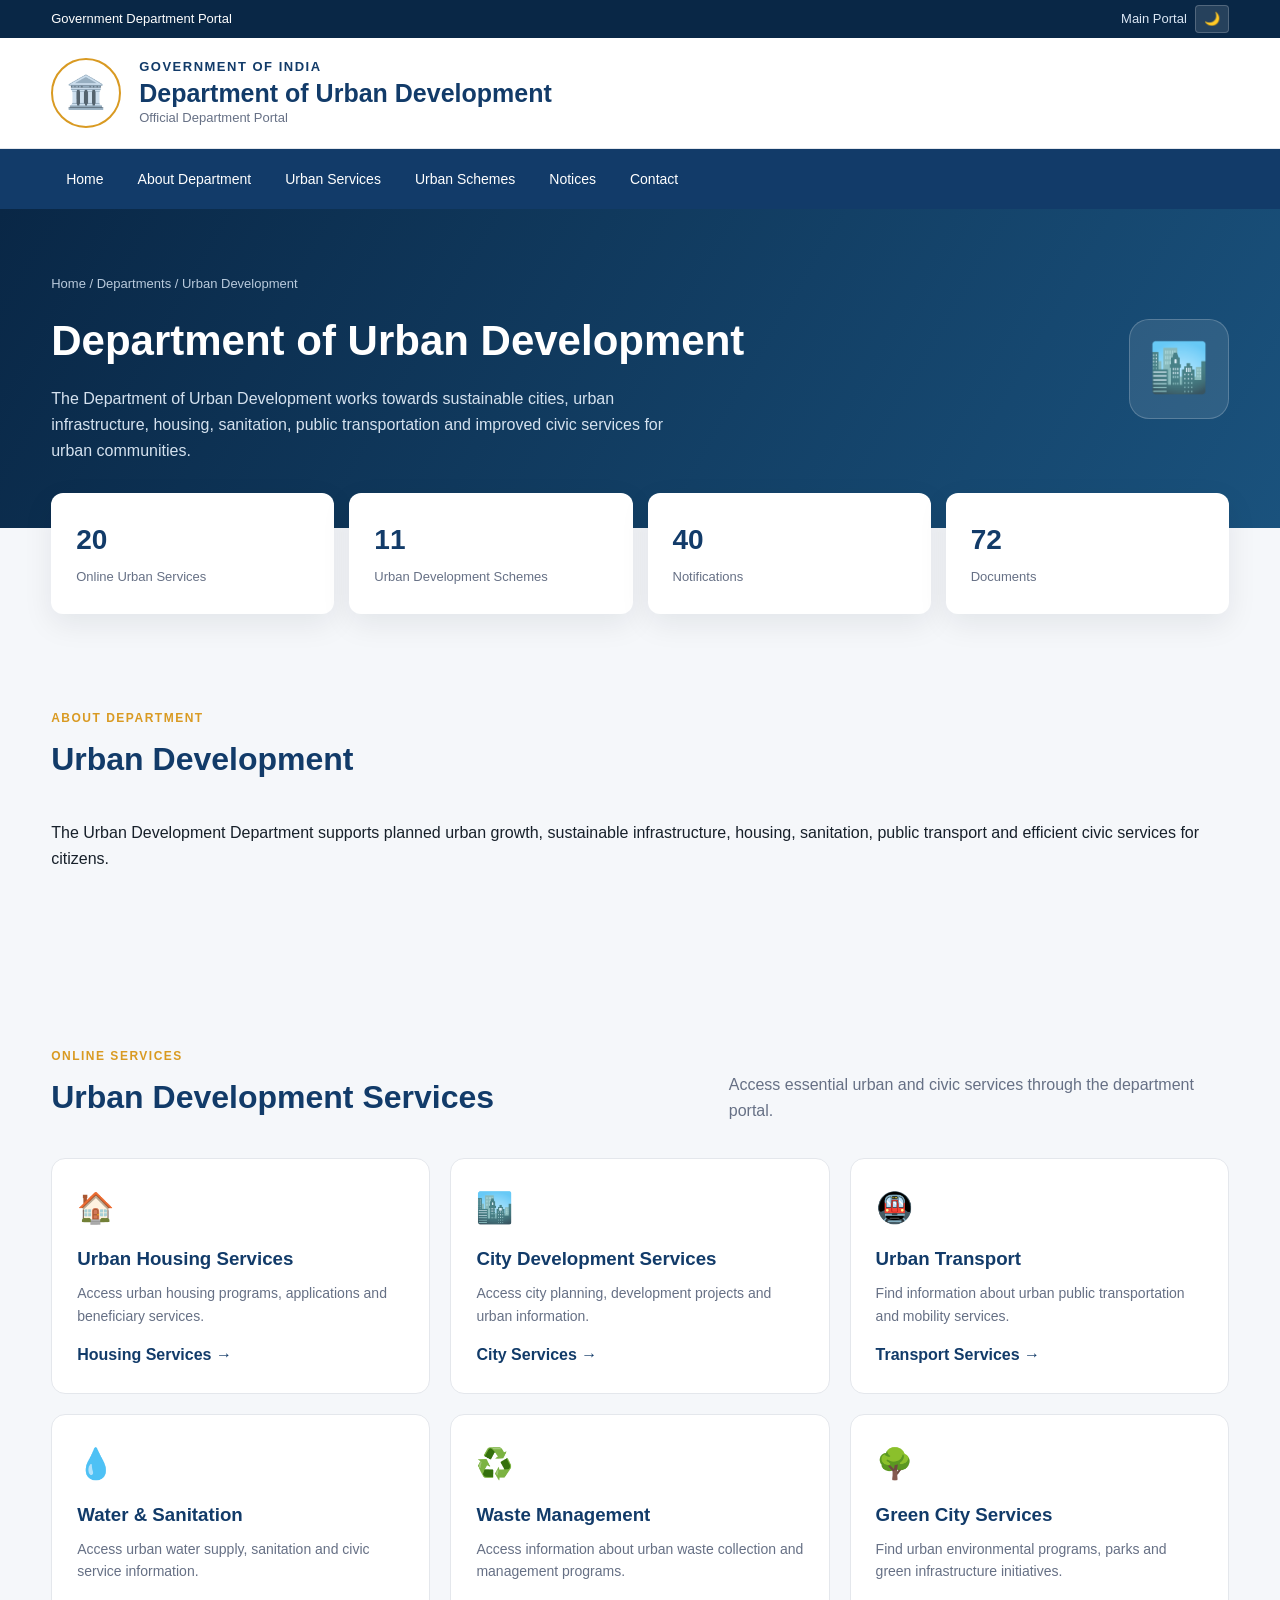
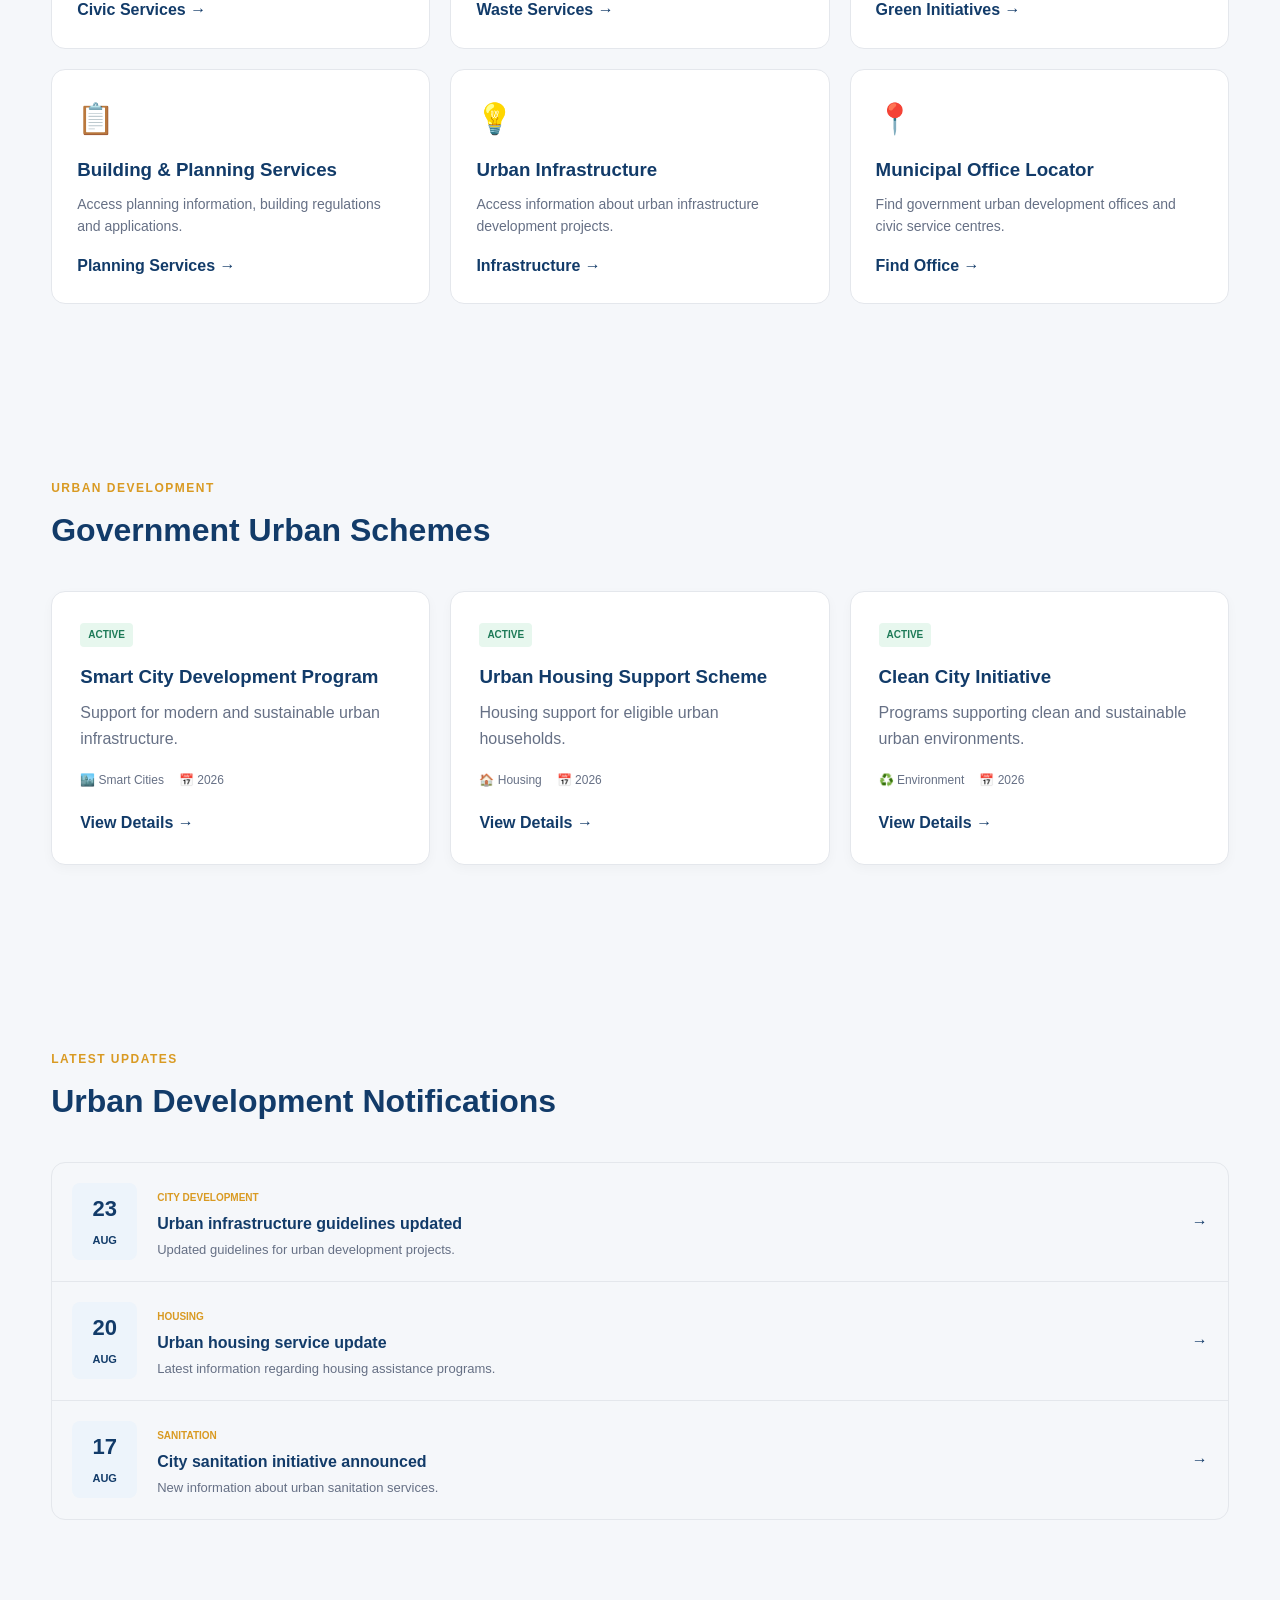
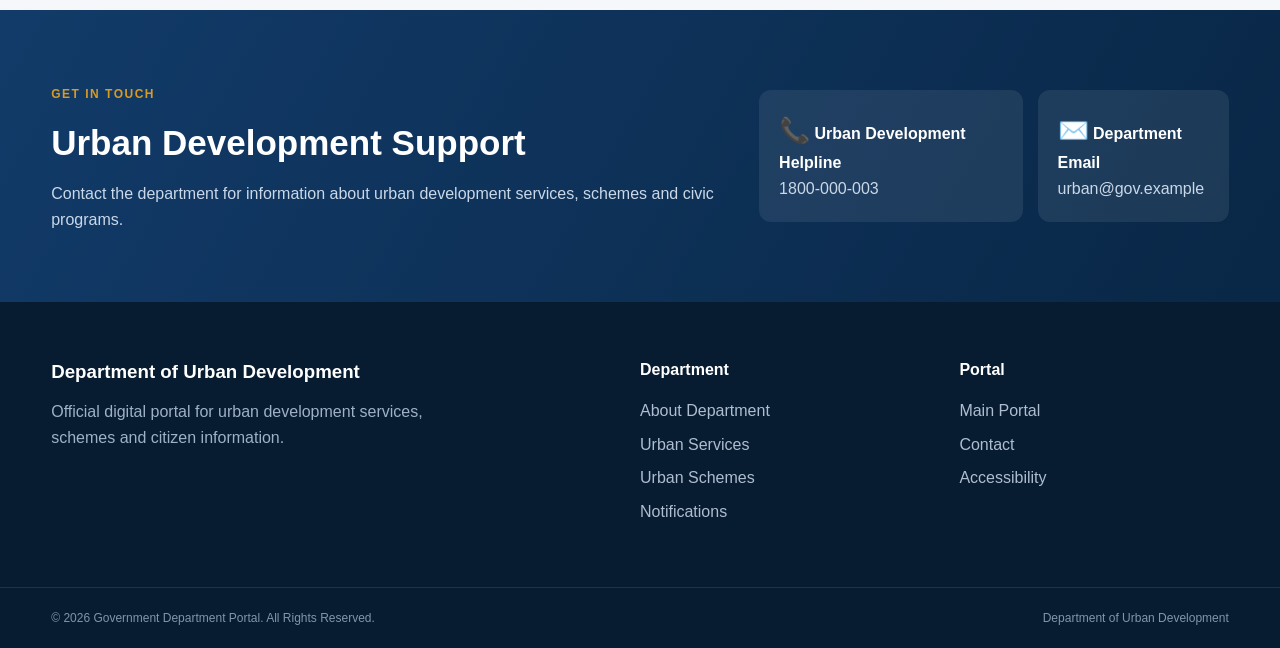
<file: government-department-portal/departments/urban-development.html>
<!DOCTYPE html>
<html lang="en">

<head>

    <meta charset="UTF-8">

    <meta name="viewport" content="width=device-width, initial-scale=1.0">

    <meta
        name="description"
        content="Official Urban Development Department Government Portal"
    >

    <title>
        Urban Development Department | Government Portal
    </title>

    <link rel="stylesheet" href="../css/main.css">
    <link rel="stylesheet" href="../css/department.css">
    <link rel="stylesheet" href="../css/responsive.css">

</head>

<body>


<div class="top-bar">

    <div class="container top-content">

        <span>Government Department Portal</span>

        <div class="top-links">

            <a href="../index.html">
                Main Portal
            </a>

            <button id="themeToggle" aria-label="Toggle dark mode">
                🌙
            </button>

        </div>

    </div>

</div>


<header class="main-header">

    <div class="container header-content">

        <div class="brand">

            <div class="emblem">🏛️</div>

            <div>

                <p class="government-name">
                    GOVERNMENT OF INDIA
                </p>

                <h1>
                    Department of Urban Development
                </h1>

                <p class="tagline">
                    Official Department Portal
                </p>

            </div>

        </div>

    </div>

</header>


<nav class="navbar">

    <div class="container nav-container">

        <div class="nav-links">

            <a href="../index.html">Home</a>
            <a href="#about">About Department</a>
            <a href="#services">Urban Services</a>
            <a href="#schemes">Urban Schemes</a>
            <a href="#notices">Notices</a>
            <a href="#contact">Contact</a>

        </div>

    </div>

</nav>


<main class="department-page">


<section class="department-hero">

    <div class="container department-hero-content">

        <div>

            <div class="department-breadcrumb">
                Home / Departments / Urban Development
            </div>

            <h2>
                Department of Urban Development
            </h2>

            <p>
                The Department of Urban Development works towards
                sustainable cities, urban infrastructure,
                housing, sanitation, public transportation and
                improved civic services for urban communities.
            </p>

        </div>

        <div class="department-icon-large">
            🏙️
        </div>

    </div>

</section>


<section class="department-stats">

    <div class="container department-stat-grid">

        <div class="department-stat">
            <strong>20</strong>
            <span>Online Urban Services</span>
        </div>

        <div class="department-stat">
            <strong>11</strong>
            <span>Urban Development Schemes</span>
        </div>

        <div class="department-stat">
            <strong>40</strong>
            <span>Notifications</span>
        </div>

        <div class="department-stat">
            <strong>72</strong>
            <span>Documents</span>
        </div>

    </div>

</section>


<section class="section" id="about">

    <div class="container">

        <div class="section-heading">

            <div>

                <span class="section-label">
                    ABOUT DEPARTMENT
                </span>

                <h2>
                    Urban Development
                </h2>

            </div>

        </div>

        <p>
            The Urban Development Department supports planned
            urban growth, sustainable infrastructure, housing,
            sanitation, public transport and efficient civic
            services for citizens.
        </p>

    </div>

</section>


<section class="department-services" id="services">

    <div class="container">

        <div class="section-heading">

            <div>

                <span class="section-label">
                    ONLINE SERVICES
                </span>

                <h2>
                    Urban Development Services
                </h2>

            </div>

            <p>
                Access essential urban and civic services
                through the department portal.
            </p>

        </div>


        <div class="department-service-grid">


            <article class="department-service-card">

                <div class="icon">🏠</div>

                <h3>
                    Urban Housing Services
                </h3>

                <p>
                    Access urban housing programs,
                    applications and beneficiary services.
                </p>

                <a href="#" class="service-link">
                    Housing Services →
                </a>

            </article>


            <article class="department-service-card">

                <div class="icon">🏙️</div>

                <h3>
                    City Development Services
                </h3>

                <p>
                    Access city planning, development
                    projects and urban information.
                </p>

                <a href="#" class="service-link">
                    City Services →
                </a>

            </article>


            <article class="department-service-card">

                <div class="icon">🚇</div>

                <h3>
                    Urban Transport
                </h3>

                <p>
                    Find information about urban public
                    transportation and mobility services.
                </p>

                <a href="#" class="service-link">
                    Transport Services →
                </a>

            </article>


            <article class="department-service-card">

                <div class="icon">💧</div>

                <h3>
                    Water & Sanitation
                </h3>

                <p>
                    Access urban water supply,
                    sanitation and civic service information.
                </p>

                <a href="#" class="service-link">
                    Civic Services →
                </a>

            </article>


            <article class="department-service-card">

                <div class="icon">♻️</div>

                <h3>
                    Waste Management
                </h3>

                <p>
                    Access information about urban waste
                    collection and management programs.
                </p>

                <a href="#" class="service-link">
                    Waste Services →
                </a>

            </article>


            <article class="department-service-card">

                <div class="icon">🌳</div>

                <h3>
                    Green City Services
                </h3>

                <p>
                    Find urban environmental programs,
                    parks and green infrastructure initiatives.
                </p>

                <a href="#" class="service-link">
                    Green Initiatives →
                </a>

            </article>


            <article class="department-service-card">

                <div class="icon">📋</div>

                <h3>
                    Building & Planning Services
                </h3>

                <p>
                    Access planning information,
                    building regulations and applications.
                </p>

                <a href="#" class="service-link">
                    Planning Services →
                </a>

            </article>


            <article class="department-service-card">

                <div class="icon">💡</div>

                <h3>
                    Urban Infrastructure
                </h3>

                <p>
                    Access information about urban
                    infrastructure development projects.
                </p>

                <a href="#" class="service-link">
                    Infrastructure →
                </a>

            </article>


            <article class="department-service-card">

                <div class="icon">📍</div>

                <h3>
                    Municipal Office Locator
                </h3>

                <p>
                    Find government urban development
                    offices and civic service centres.
                </p>

                <a href="#" class="service-link">
                    Find Office →
                </a>

            </article>


        </div>

    </div>

</section>


<section class="section" id="schemes">

    <div class="container">

        <div class="section-heading">

            <div>

                <span class="section-label">
                    URBAN DEVELOPMENT
                </span>

                <h2>
                    Government Urban Schemes
                </h2>

            </div>

        </div>


        <div class="scheme-grid">


            <article class="scheme-card">

                <span class="scheme-status">
                    ACTIVE
                </span>

                <h3>
                    Smart City Development Program
                </h3>

                <p>
                    Support for modern and sustainable
                    urban infrastructure.
                </p>

                <div class="scheme-meta">
                    <span>🏙️ Smart Cities</span>
                    <span>📅 2026</span>
                </div>

                <button class="text-button">
                    View Details →
                </button>

            </article>


            <article class="scheme-card">

                <span class="scheme-status">
                    ACTIVE
                </span>

                <h3>
                    Urban Housing Support Scheme
                </h3>

                <p>
                    Housing support for eligible
                    urban households.
                </p>

                <div class="scheme-meta">
                    <span>🏠 Housing</span>
                    <span>📅 2026</span>
                </div>

                <button class="text-button">
                    View Details →
                </button>

            </article>


            <article class="scheme-card">

                <span class="scheme-status">
                    ACTIVE
                </span>

                <h3>
                    Clean City Initiative
                </h3>

                <p>
                    Programs supporting clean and
                    sustainable urban environments.
                </p>

                <div class="scheme-meta">
                    <span>♻️ Environment</span>
                    <span>📅 2026</span>
                </div>

                <button class="text-button">
                    View Details →
                </button>

            </article>


        </div>

    </div>

</section>


<section class="section" id="notices">

    <div class="container">

        <div class="section-heading">

            <div>

                <span class="section-label">
                    LATEST UPDATES
                </span>

                <h2>
                    Urban Development Notifications
                </h2>

            </div>

        </div>


        <div class="notice-list">


            <div class="notice-item">

                <div class="notice-date">
                    <strong>23</strong>
                    <span>AUG</span>
                </div>

                <div class="notice-content">

                    <span class="notice-tag">
                        CITY DEVELOPMENT
                    </span>

                    <h3>
                        Urban infrastructure guidelines updated
                    </h3>

                    <p>
                        Updated guidelines for urban
                        development projects.
                    </p>

                </div>

                <span class="arrow">→</span>

            </div>


            <div class="notice-item">

                <div class="notice-date">
                    <strong>20</strong>
                    <span>AUG</span>
                </div>

                <div class="notice-content">

                    <span class="notice-tag">
                        HOUSING
                    </span>

                    <h3>
                        Urban housing service update
                    </h3>

                    <p>
                        Latest information regarding
                        housing assistance programs.
                    </p>

                </div>

                <span class="arrow">→</span>

            </div>


            <div class="notice-item">

                <div class="notice-date">
                    <strong>17</strong>
                    <span>AUG</span>
                </div>

                <div class="notice-content">

                    <span class="notice-tag">
                        SANITATION
                    </span>

                    <h3>
                        City sanitation initiative announced
                    </h3>

                    <p>
                        New information about urban
                        sanitation services.
                    </p>

                </div>

                <span class="arrow">→</span>

            </div>


        </div>

    </div>

</section>


<section class="contact-section" id="contact">

    <div class="container contact-grid">

        <div>

            <span class="section-label">
                GET IN TOUCH
            </span>

            <h2>
                Urban Development Support
            </h2>

            <p>
                Contact the department for information
                about urban development services,
                schemes and civic programs.
            </p>

        </div>


        <div class="contact-cards">

            <div>

                <span>📞</span>

                <strong>
                    Urban Development Helpline
                </strong>

                <p>
                    1800-000-003
                </p>

            </div>


            <div>

                <span>✉️</span>

                <strong>
                    Department Email
                </strong>

                <p>
                    urban@gov.example
                </p>

            </div>

        </div>

    </div>

</section>


</main>


<footer>

    <div class="container footer-grid">

        <div>

            <h3>
                Department of Urban Development
            </h3>

            <p>
                Official digital portal for urban
                development services, schemes and
                citizen information.
            </p>

        </div>


        <div>

            <h4>Department</h4>

            <a href="#about">About Department</a>
            <a href="#services">Urban Services</a>
            <a href="#schemes">Urban Schemes</a>
            <a href="#notices">Notifications</a>

        </div>


        <div>

            <h4>Portal</h4>

            <a href="../index.html">Main Portal</a>
            <a href="#contact">Contact</a>
            <a href="#">Accessibility</a>

        </div>

    </div>


    <div class="footer-bottom">

        <div class="container">

            <p>
                © 2026 Government Department Portal.
                All Rights Reserved.
            </p>

            <p>
                Department of Urban Development
            </p>

        </div>

    </div>

</footer>


<script src="../js/main.js"></script>

</body>
</html>
</file>
<file: government-department-portal/css/main.css>
:root {
    --primary: #123b69;
    --primary-dark: #092746;
    --secondary: #d99a22;
    --accent: #1d7a57;

    --bg: #f5f7fa;
    --surface: #ffffff;
    --text: #17202a;
    --muted: #667085;
    --border: #e4e7ec;

    --shadow: 0 10px 30px rgba(16, 24, 40, 0.08);

    --radius: 14px;
}

* {
    margin: 0;
    padding: 0;
    box-sizing: border-box;
}

html {
    scroll-behavior: smooth;
}

body {
    font-family:
        Inter,
        "Segoe UI",
        Arial,
        sans-serif;

    background: var(--bg);
    color: var(--text);
    line-height: 1.6;
}

body.dark {
    --bg: #0e1726;
    --surface: #162235;
    --text: #f4f7fb;
    --muted: #aab5c5;
    --border: #26364d;
}

body.large-text {
    font-size: 18px;
}

.container {
    width: min(1180px, 92%);
    margin: auto;
}

a {
    text-decoration: none;
    color: inherit;
}

button,
input {
    font: inherit;
}


/* TOP BAR */

.top-bar {
    background: var(--primary-dark);
    color: white;
    font-size: 13px;
}

.top-content {
    min-height: 38px;

    display: flex;
    align-items: center;
    justify-content: space-between;
}

.top-links {
    display: flex;
    gap: 8px;
    align-items: center;
}

.top-links a {
    color: #dbe7f5;
}

.top-links button {
    background: rgba(255,255,255,.12);
    border: 1px solid rgba(255,255,255,.2);
    color: white;

    padding: 3px 8px;
    border-radius: 4px;

    cursor: pointer;
}


/* HEADER */

.main-header {
    background: var(--surface);
    border-bottom: 1px solid var(--border);
}

.header-content {
    min-height: 110px;

    display: flex;
    align-items: center;
    justify-content: space-between;
}

.brand {
    display: flex;
    align-items: center;
    gap: 18px;
}

.emblem {
    width: 70px;
    height: 70px;

    display: grid;
    place-items: center;

    border: 2px solid var(--secondary);
    border-radius: 50%;

    font-size: 32px;
}

.government-name {
    font-size: 13px;
    font-weight: 700;
    color: var(--primary);
    letter-spacing: 1.5px;
}

.brand h1 {
    color: var(--primary);
    font-size: 25px;
    line-height: 1.2;
}

.tagline {
    color: var(--muted);
    font-size: 13px;
}

.mobile-menu {
    display: none;

    border: 0;
    background: transparent;

    font-size: 25px;
    cursor: pointer;
}


/* NAVIGATION */

.navbar {
    background: var(--primary);
    color: white;
    position: sticky;
    top: 0;
    z-index: 1000;
}

.nav-container {
    min-height: 60px;

    display: flex;
    align-items: center;
    justify-content: space-between;
    gap: 25px;
}

.nav-links {
    display: flex;
    align-items: center;
    gap: 4px;
}

.nav-links a {
    padding: 19px 15px;
    font-size: 14px;

    transition: .2s;
}

.nav-links a:hover,
.nav-links a.active {
    background: rgba(255,255,255,.12);
    box-shadow: inset 0 -3px var(--secondary);
}

.nav-search {
    display: flex;
    background: white;
    border-radius: 7px;
    overflow: hidden;
}

.nav-search input {
    border: 0;
    outline: none;

    width: 190px;
    padding: 9px 12px;
}

.nav-search button {
    border: 0;
    background: var(--secondary);
    color: white;
    padding: 0 14px;
    cursor: pointer;
}


/* HERO */

.hero {
    position: relative;

    background:
        linear-gradient(110deg,
            #092746 0%,
            #123b69 60%,
            #195384 100%);

    color: white;
    overflow: hidden;
}

.hero::after {
    content: "";

    position: absolute;
    width: 450px;
    height: 450px;

    right: -150px;
    top: -150px;

    border: 70px solid rgba(255,255,255,.04);
    border-radius: 50%;
}

.hero-content {
    min-height: 460px;

    display: grid;
    grid-template-columns: 1.4fr .8fr;

    align-items: center;
    gap: 70px;

    position: relative;
    z-index: 2;
}

.hero-badge {
    display: inline-block;

    padding: 6px 12px;

    border: 1px solid rgba(255,255,255,.3);
    border-radius: 30px;

    font-size: 11px;
    letter-spacing: 1.5px;
}

.hero h2 {
    font-size: clamp(38px, 5vw, 60px);
    line-height: 1.08;
    margin: 20px 0;
}

.hero h2 span {
    color: #ffd36a;
}

.hero-text p {
    max-width: 650px;
    color: #d8e5f2;
    font-size: 17px;
}

.hero-buttons {
    display: flex;
    gap: 12px;
    margin-top: 30px;
}

.btn {
    display: inline-block;
    padding: 12px 20px;
    border-radius: 7px;
    font-weight: 600;
}

.btn-primary {
    background: var(--secondary);
    color: #1c1c1c;
}

.btn-outline {
    border: 1px solid rgba(255,255,255,.4);
}


/* HERO CARD */

.hero-card {
    background: rgba(255,255,255,.1);

    border: 1px solid rgba(255,255,255,.18);
    border-radius: 18px;

    padding: 30px;

    backdrop-filter: blur(10px);
}

.hero-card-icon {
    font-size: 32px;
}

.hero-card h3 {
    font-size: 23px;
    margin: 15px 0 5px;
}

.hero-card p {
    color: #d5e0ed;
}

.hero-search {
    display: flex;
    margin-top: 20px;
}

.hero-search input {
    flex: 1;

    border: 0;
    outline: 0;

    padding: 13px;
    border-radius: 6px 0 0 6px;
}

.hero-search button {
    border: 0;
    background: var(--secondary);

    padding: 0 18px;

    cursor: pointer;
}


/* STATISTICS */

.statistics {
    margin-top: -35px;
    position: relative;
    z-index: 5;
}

.stats-grid {
    display: grid;
    grid-template-columns: repeat(4, 1fr);
    gap: 15px;
}

.stat-card {
    background: var(--surface);
    box-shadow: var(--shadow);

    border-radius: var(--radius);

    padding: 22px;

    display: flex;
    align-items: center;
    gap: 15px;
}

.stat-icon {
    width: 50px;
    height: 50px;

    display: grid;
    place-items: center;

    background: #edf4fb;
    border-radius: 10px;

    font-size: 23px;
}

.stat-card strong {
    display: block;
    color: var(--primary);
    font-size: 28px;
}

.stat-card p {
    color: var(--muted);
    font-size: 13px;
}


/* SECTIONS */

.section {
    padding: 90px 0;
}

.section-heading {
    display: flex;
    align-items: end;
    justify-content: space-between;

    gap: 30px;
    margin-bottom: 35px;
}

.section-heading h2 {
    color: var(--primary);
    font-size: 32px;
    margin-top: 5px;
}

.dark .section-heading h2 {
    color: white;
}

.section-heading > p {
    color: var(--muted);
    max-width: 500px;
}

.section-label {
    color: var(--secondary);
    font-size: 12px;
    font-weight: 800;
    letter-spacing: 1.5px;
}

.centered {
    display: block;
    text-align: center;
}

.centered p {
    margin: 8px auto 0;
}

.view-all {
    color: var(--primary);
    font-weight: 700;
}


/* SERVICE */

.services-section {
    background: var(--surface);
}

.service-grid {
    display: grid;
    grid-template-columns: repeat(4, 1fr);
    gap: 18px;
}

.service-card {
    border: 1px solid var(--border);
    border-radius: var(--radius);
    padding: 25px;

    transition: .25s;
}

.service-card:hover {
    transform: translateY(-5px);
    box-shadow: var(--shadow);
}

.service-icon {
    width: 50px;
    height: 50px;

    display: grid;
    place-items: center;

    border-radius: 12px;
    font-size: 24px;
    margin-bottom: 18px;
}

.service-icon.blue {
    background: #eaf3ff;
}

.service-icon.green {
    background: #e9f8f0;
}

.service-icon.orange {
    background: #fff2df;
}

.service-icon.purple {
    background: #f2eaff;
}

.service-card h3 {
    color: var(--primary);
    margin-bottom: 8px;
}

.service-card p {
    color: var(--muted);
    font-size: 14px;
    margin-bottom: 15px;
}

.service-card a,
.text-button {
    color: var(--primary);
    font-weight: 700;
}


/* SCHEMES */

.scheme-grid {
    display: grid;
    grid-template-columns: repeat(3, 1fr);
    gap: 20px;
}

.scheme-card {
    background: var(--surface);
    border: 1px solid var(--border);
    border-radius: var(--radius);

    padding: 28px;

    box-shadow: 0 4px 12px rgba(0,0,0,.03);
}

.scheme-status {
    color: var(--accent);
    background: #e7f7ee;

    display: inline-block;
    padding: 4px 8px;

    font-size: 10px;
    font-weight: 800;

    border-radius: 4px;
}

.scheme-card h3 {
    color: var(--primary);
    margin: 15px 0 8px;
}

.scheme-card p {
    color: var(--muted);
}

.scheme-meta {
    display: flex;
    gap: 15px;

    color: var(--muted);
    font-size: 12px;

    margin: 20px 0;
}

.text-button {
    border: 0;
    background: transparent;
    cursor: pointer;
}


/* NOTICES */

.notices-section {
    background: var(--surface);
}

.notice-layout {
    display: grid;
    grid-template-columns: 1fr 320px;
    gap: 25px;
}

.notice-list {
    border: 1px solid var(--border);
    border-radius: var(--radius);
    overflow: hidden;
}

.notice-item {
    display: flex;
    align-items: center;
    gap: 20px;

    padding: 20px;

    border-bottom: 1px solid var(--border);
}

.notice-item:last-child {
    border-bottom: 0;
}

.notice-date {
    min-width: 65px;

    text-align: center;

    background: #edf4fb;
    color: var(--primary);

    padding: 8px;
    border-radius: 8px;
}

.notice-date strong {
    display: block;
    font-size: 22px;
}

.notice-date span {
    font-size: 11px;
    font-weight: 700;
}

.notice-tag {
    font-size: 10px;
    font-weight: 800;
    color: var(--secondary);
}

.notice-content h3 {
    font-size: 16px;
    margin: 3px 0;
    color: var(--primary);
}

.notice-content p {
    color: var(--muted);
    font-size: 13px;
}

.arrow {
    margin-left: auto;
    color: var(--primary);
}

.important-links {
    background: var(--primary);
    color: white;

    border-radius: var(--radius);
    padding: 25px;
}

.important-links h3 {
    margin-bottom: 15px;
}

.important-links a {
    display: block;
    padding: 12px 0;
    border-bottom: 1px solid rgba(255,255,255,.12);

    color: #dce8f4;
}


/* CONTACT */

.contact-section {
    background:
        linear-gradient(120deg, #123b69, #092746);

    color: white;
    padding: 70px 0;
}

.contact-grid {
    display: flex;
    justify-content: space-between;
    align-items: center;
    gap: 40px;
}

.contact-section h2 {
    font-size: 35px;
    margin: 10px 0;
}

.contact-section p {
    color: #cad8e8;
}

.contact-cards {
    display: flex;
    gap: 15px;
}

.contact-cards > div {
    min-width: 190px;

    background: rgba(255,255,255,.08);

    padding: 20px;
    border-radius: 12px;
}

.contact-cards span {
    font-size: 25px;
}


/* FOOTER */

footer {
    background: #071b31;
    color: white;
}

.footer-grid {
    padding: 55px 0;

    display: grid;
    grid-template-columns: 2fr 1fr 1fr;
    gap: 50px;
}

.footer-grid h3 {
    margin-bottom: 12px;
}

.footer-grid h4 {
    margin-bottom: 15px;
}

.footer-grid p {
    color: #9fb1c5;
    max-width: 430px;
}

.footer-grid a {
    display: block;

    color: #aebed0;

    margin: 8px 0;
}

.footer-bottom {
    border-top: 1px solid rgba(255,255,255,.1);
}

.footer-bottom .container {
    min-height: 60px;

    display: flex;
    justify-content: space-between;
    align-items: center;

    color: #8295aa;
    font-size: 12px;
}
</file>
<file: government-department-portal/css/department.css>
.department-page {
    min-height: 100vh;
}

.department-hero {
    background:
        linear-gradient(120deg, #092746, #1a527d);

    color: white;
    padding: 65px 0;
}

.department-hero-content {
    display: flex;
    align-items: center;
    justify-content: space-between;
    gap: 40px;
}

.department-icon-large {
    width: 100px;
    height: 100px;

    display: grid;
    place-items: center;

    border-radius: 20px;

    background: rgba(255,255,255,.1);

    font-size: 48px;

    border: 1px solid rgba(255,255,255,.2);
}

.department-hero h2 {
    font-size: 42px;
    margin: 12px 0;
}

.department-hero p {
    color: #d5e2ef;
    max-width: 650px;
}

.department-breadcrumb {
    font-size: 13px;
    color: #b9cadc;
}

.department-stats {
    margin-top: -35px;
    position: relative;
}

.department-stat-grid {
    display: grid;
    grid-template-columns: repeat(4, 1fr);
    gap: 15px;
}

.department-stat {
    background: var(--surface);
    padding: 25px;

    border-radius: 12px;

    box-shadow: var(--shadow);
}

.department-stat strong {
    display: block;
    color: var(--primary);
    font-size: 28px;
}

.department-stat span {
    color: var(--muted);
    font-size: 13px;
}

.department-services {
    padding: 80px 0;
}

.department-service-grid {
    display: grid;
    grid-template-columns: repeat(3, 1fr);
    gap: 20px;
}

.department-service-card {
    background: var(--surface);

    border: 1px solid var(--border);
    border-radius: 14px;

    padding: 25px;

    transition: .25s;
}

.department-service-card:hover {
    transform: translateY(-5px);
    box-shadow: var(--shadow);
}

.department-service-card .icon {
    font-size: 30px;
    margin-bottom: 12px;
}

.department-service-card h3 {
    color: var(--primary);
}

.department-service-card p {
    color: var(--muted);
    font-size: 14px;
    margin: 8px 0 15px;
}

.service-link {
    color: var(--primary);
    font-weight: 700;
}
.department-grid {
    display: grid;
    grid-template-columns: repeat(3, 1fr);
    gap: 20px;
}

.department-card {
    background: var(--surface);

    border: 1px solid var(--border);
    border-radius: 15px;

    padding: 25px;

    transition:
        transform .25s ease,
        box-shadow .25s ease,
        border-color .25s ease;
}

.department-card:hover {
    transform: translateY(-6px);

    border-color: #cbd9e8;

    box-shadow: var(--shadow);
}

.department-card-top {
    display: flex;
    justify-content: space-between;
    align-items: center;
}

.department-icon {
    width: 58px;
    height: 58px;

    display: grid;
    place-items: center;

    border-radius: 14px;

    background: #edf4fb;

    font-size: 28px;
}

.department-arrow {
    color: var(--primary);
    font-size: 22px;
}

.department-card h3 {
    color: var(--primary);

    margin: 18px 0 7px;

    font-size: 19px;
}

.department-card p {
    color: var(--muted);

    font-size: 14px;

    min-height: 67px;
}

.department-meta {
    display: flex;
    gap: 10px;

    flex-wrap: wrap;

    margin: 18px 0;

    font-size: 11px;
    color: var(--muted);
}

.department-meta span {
    padding: 5px 8px;

    background: var(--bg);

    border-radius: 5px;
}

.department-link {
    color: var(--primary);

    font-weight: 700;

    font-size: 13px;
}

.empty-state {
    grid-column: 1 / -1;

    text-align: center;

    padding: 50px;

    background: var(--surface);

    border: 1px solid var(--border);
    border-radius: 15px;
}
</file>
<file: government-department-portal/css/dashboard.css>
.dashboard {
    padding: 60px 0;
}

.dashboard-header {
    display: flex;
    align-items: center;
    justify-content: space-between;

    margin-bottom: 30px;
}

.dashboard-header h2 {
    color: var(--primary);
}

.dashboard-grid {
    display: grid;
    grid-template-columns: repeat(4, 1fr);
    gap: 18px;
}

.dashboard-card {
    background: var(--surface);

    border: 1px solid var(--border);
    border-radius: 12px;

    padding: 22px;
}

.dashboard-card strong {
    font-size: 28px;
    color: var(--primary);
}

.dashboard-card p {
    color: var(--muted);
    font-size: 13px;
}

.progress {
    height: 7px;
    background: #e7ebf0;

    border-radius: 10px;

    margin-top: 15px;

    overflow: hidden;
}

.progress span {
    display: block;
    height: 100%;

    background: var(--accent);
    border-radius: inherit;
}

.activity-panel {
    margin-top: 30px;

    background: var(--surface);
    border: 1px solid var(--border);

    border-radius: 14px;

    padding: 25px;
}

.activity {
    display: flex;
    gap: 15px;

    padding: 15px 0;

    border-bottom: 1px solid var(--border);
}

.activity:last-child {
    border-bottom: 0;
}

.activity-icon {
    width: 40px;
    height: 40px;

    display: grid;
    place-items: center;

    border-radius: 50%;
    background: #edf4fb;
}
</file>
<file: government-department-portal/css/responsive.css>
@media (max-width: 1000px) {

    .hero-content {
        grid-template-columns: 1fr;
        padding: 70px 0;
    }

    .hero-card {
        max-width: 550px;
    }

    .stats-grid,
    .service-grid {
        grid-template-columns: repeat(2, 1fr);
    }

    .department-grid {
        grid-template-columns: repeat(2, 1fr);
    }

    .scheme-grid {
        grid-template-columns: 1fr;
    }

    .department-service-grid {
        grid-template-columns: repeat(2, 1fr);
    }

    .dashboard-grid {
        grid-template-columns: repeat(2, 1fr);
    }
}


@media (max-width: 760px) {

    .top-content {
        padding: 7px 0;
    }

    .top-content > span {
        display: none;
    }

    .top-content {
        justify-content: center;
    }

    .header-content {
        min-height: 85px;
    }

    .emblem {
        width: 50px;
        height: 50px;
        font-size: 22px;
    }

    .brand h1 {
        font-size: 18px;
    }

    .government-name {
        font-size: 10px;
    }

    .mobile-menu {
        display: block;
        color: var(--primary);
    }

    .nav-container {
        flex-direction: column;
        align-items: stretch;
        padding: 10px 0;
    }

    .nav-links {
        display: none;
        flex-direction: column;
        align-items: stretch;
    }

    .nav-links.show {
        display: flex;
    }

    .nav-links a {
        padding: 12px;
    }

    .nav-search {
        width: 100%;
    }

    .nav-search input {
        width: 100%;
    }

    .hero h2 {
        font-size: 38px;
    }

    .hero-buttons {
        flex-direction: column;
    }

    .btn {
        text-align: center;
    }

    .statistics {
        margin-top: 0;
        padding: 15px 0;
    }

    .stats-grid,
    .department-grid,
    .service-grid,
    .department-service-grid,
    .dashboard-grid {
        grid-template-columns: 1fr;
    }

    .section {
        padding: 60px 0;
    }

    .section-heading {
        display: block;
    }

    .section-heading > p {
        margin-top: 10px;
    }

    .notice-layout {
        grid-template-columns: 1fr;
    }

    .notice-item {
        align-items: flex-start;
    }

    .arrow {
        display: none;
    }

    .contact-grid {
        flex-direction: column;
        align-items: flex-start;
    }

    .contact-cards {
        width: 100%;
        flex-direction: column;
    }

    .contact-cards > div {
        width: 100%;
    }

    .footer-grid {
        grid-template-columns: 1fr;
        gap: 30px;
    }

    .footer-bottom .container {
        flex-direction: column;
        gap: 5px;
        justify-content: center;
        padding: 15px 0;
    }

    .department-hero-content {
        flex-direction: column;
        align-items: flex-start;
    }

    .department-hero h2 {
        font-size: 32px;
    }

    .department-stat-grid {
        grid-template-columns: repeat(2, 1fr);
    }
}
</file>
